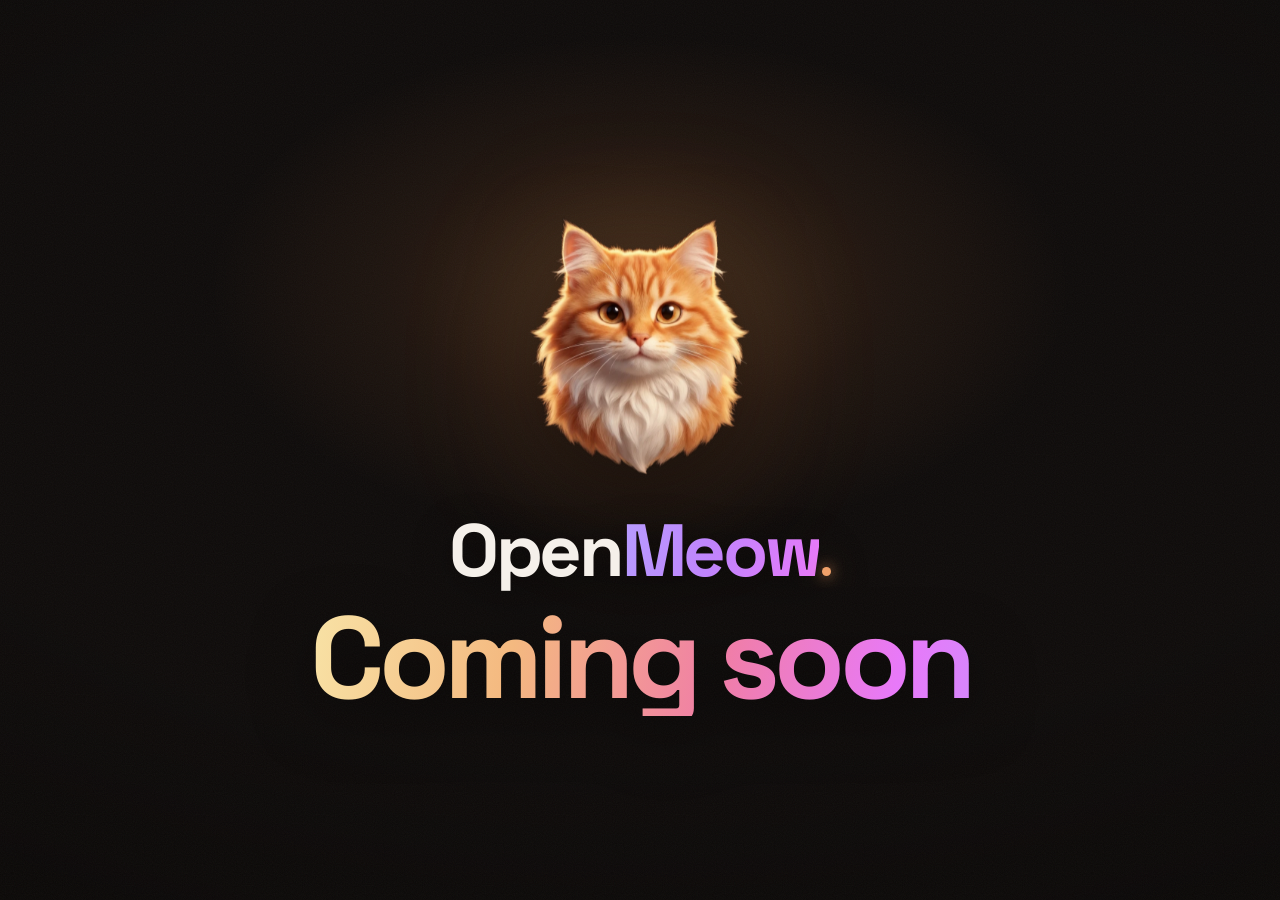
<file: index.html>
<!DOCTYPE html>
<html lang="en">
<head>
<meta charset="UTF-8" />
<meta name="viewport" content="width=device-width, initial-scale=1.0" />
<title>OpenMeow — See your agents work. Coming soon.</title>
<meta name="description" content="OpenMeow is the open visual monitoring layer for AI agents. Every process registers as a cat. Coming soon." />
<meta property="og:title" content="OpenMeow — Coming soon" />
<meta property="og:description" content="See your agents work. Every AI process registers as a cat." />
<meta property="og:image" content="https://openmeow.io/og.jpg" />
<meta property="og:image:width" content="1200" />
<meta property="og:image:height" content="630" />
<meta property="og:url" content="https://openmeow.io/" />
<meta name="twitter:card" content="summary_large_image" />
<meta name="twitter:image" content="https://openmeow.io/og.jpg" />
<meta name="theme-color" content="#0E0B0A" />
<link rel="icon" type="image/svg+xml" href="data:image/svg+xml;utf8,<svg xmlns='http://www.w3.org/2000/svg' viewBox='0 0 100 100'><circle cx='50' cy='54' r='30' fill='%23F0A16A'/><path d='M25 34 L30 12 L46 28 Z M75 34 L70 12 L54 28 Z' fill='%23F0A16A'/><circle cx='40' cy='52' r='4' fill='%231a1210'/><circle cx='60' cy='52' r='4' fill='%231a1210'/></svg>" />
<link rel="preconnect" href="https://fonts.googleapis.com" />
<link rel="preconnect" href="https://fonts.gstatic.com" crossorigin />
<link href="https://fonts.googleapis.com/css2?family=Space+Grotesk:wght@700&display=swap" rel="stylesheet" />
<style>
  :root {
    --bg: #0E0B0A;
    --text: #F5F0EA;
    --muted: #A5988C;
    --line: rgba(255,236,214,.14);
    --display: 'Space Grotesk', system-ui, -apple-system, sans-serif;
    --sans: -apple-system, system-ui, 'Segoe UI', sans-serif;
  }
  * { margin: 0; padding: 0; box-sizing: border-box; }
  html, body { height: 100%; overscroll-behavior: none; }
  body {
    background: var(--bg);
    color: var(--text);
    font-family: var(--sans);
    overflow-x: hidden;
    -webkit-font-smoothing: antialiased;
  }
  .glow {
    position: fixed; inset: 0; z-index: 0; pointer-events: none;
    background:
      radial-gradient(48% 40% at 50% 32%, rgba(255,168,92,.20) 0%, rgba(255,140,70,.07) 40%, transparent 70%),
      radial-gradient(120% 90% at 50% 40%, transparent 46%, rgba(4,3,2,.55) 100%);
  }
  .grain { position: fixed; inset: 0; z-index: 1; pointer-events: none; opacity: .05;
    background-image: url("data:image/svg+xml,%3Csvg xmlns='http://www.w3.org/2000/svg' width='120' height='120'%3E%3Cfilter id='n'%3E%3CfeTurbulence type='fractalNoise' baseFrequency='0.9' numOctaves='2'/%3E%3C/filter%3E%3Crect width='100%25' height='100%25' filter='url(%23n)'/%3E%3C/svg%3E"); }
  .wrap {
    position: relative; z-index: 2;
    min-height: 100svh;
    display: flex; flex-direction: column;
    align-items: center; justify-content: center;
    text-align: center; padding: 40px 22px 72px;
  }
  .cat {
    width: min(340px, 60vw);
    aspect-ratio: 1 / 1;
    object-fit: contain;
    will-change: transform;
    animation: float 7s ease-in-out infinite;
    filter: drop-shadow(0 26px 40px rgba(0,0,0,.5)) drop-shadow(0 0 60px rgba(255,150,80,.18));
    margin-bottom: 0;
  }
  @keyframes float { 0%,100% { transform: translateY(0); } 50% { transform: translateY(-12px); } }
  .wordmark {
    font-family: var(--display); font-weight: 700;
    font-size: clamp(28px, 6.4vw, 74px);
    letter-spacing: -0.045em; line-height: 1;
    margin-top: 2px; user-select: none;
    display: flex; align-items: baseline; justify-content: center;
    filter: drop-shadow(0 10px 20px rgba(0,0,0,.45));
  }
  .wordmark .open { color: var(--text); }
  .wordmark .meow {
    background: linear-gradient(100deg, #B79CFF 0%, #C084FC 46%, #E879F9 100%);
    -webkit-background-clip: text; background-clip: text;
    -webkit-text-fill-color: transparent; color: transparent;
  }
  .wordmark::after {
    content: ''; align-self: baseline;
    width: 0.12em; height: 0.12em; margin-left: 0.04em;
    border-radius: 50%;
    background: #F0A16A;
    box-shadow: 0 0 14px rgba(240,161,106,.85), 0 0 30px rgba(240,161,106,.4);
    animation: dotPulse 3.2s ease-in-out infinite;
  }
  @keyframes dotPulse { 0%,100% { opacity: .9; } 50% { opacity: .45; } }
  .coming {
    font-family: var(--display); font-weight: 700;
    font-size: clamp(40px, 10vw, 116px);
    letter-spacing: -0.05em; line-height: 0.98;
    white-space: nowrap; margin-top: 14px;
    background: linear-gradient(102deg, #F8E3A6 0%, #F4B980 26%, #F07EA6 52%, #E879F9 74%, #B79CFF 100%);
    background-size: 120% 100%;
    -webkit-background-clip: text; background-clip: text;
    -webkit-text-fill-color: transparent; color: transparent;
    animation: sheen 9s ease-in-out infinite;
    filter: drop-shadow(0 16px 30px rgba(0,0,0,.5));
  }
  @keyframes sheen { 0%,100% { background-position: 0% 0; } 50% { background-position: 100% 0; } }
  .notify {
    margin-top: 30px;
    display: flex; align-items: center; gap: 6px;
    width: min(430px, 92vw);
    padding: 6px 6px 6px 4px;
    border: 1px solid var(--line);
    border-radius: 999px;
    background: rgba(255,246,236,.04);
    backdrop-filter: blur(6px);
    transition: border-color .25s ease, box-shadow .25s ease;
  }
  .notify:focus-within { border-color: rgba(224,140,220,.5); box-shadow: 0 0 0 4px rgba(200,120,240,.10); }
  .notify input {
    flex: 1; min-width: 0;
    background: transparent; border: 0; outline: 0;
    color: var(--text); font-size: 16px; font-family: var(--sans);
    padding: 12px 16px;
  }
  .notify input::placeholder { color: var(--muted); }
  .notify button {
    flex: none; cursor: pointer; border: 0;
    font-family: var(--display); font-weight: 700; font-size: 15px;
    letter-spacing: -0.01em; color: #fff;
    padding: 12px 22px; border-radius: 999px;
    background: linear-gradient(135deg, #C084FC 0%, #9333EA 100%);
    box-shadow: 0 6px 18px rgba(147,51,234,.4);
    transition: transform .15s ease, box-shadow .2s ease, opacity .2s ease;
  }
  .notify button:hover { transform: translateY(-1px); box-shadow: 0 8px 22px rgba(147,51,234,.5); }
  .notify button:active { transform: translateY(0); }
  .notify button:disabled { opacity: .6; cursor: default; transform: none; }
  .status { min-height: 20px; margin-top: 14px; font-size: 14px; color: var(--muted); }
  .status.ok { color: #86EFAC; }
  .status.err { color: #FCA5A5; }
  @media (orientation: landscape) and (max-height: 560px) {
    .wrap { padding: 16px 22px 22px; }
    .cat { width: min(150px, 34vh); animation: none; margin-bottom: 2px; }
    .wordmark { font-size: clamp(24px, 3.8vw, 40px); }
    .coming { font-size: clamp(32px, 5.6vw, 56px); margin-top: 8px; }
    .notify { margin-top: 14px; }
  }
  @media (prefers-reduced-motion: reduce) {
    .cat, .coming, .wordmark::after { animation: none; }
  }
</style>
</head>
<body>
<div class="glow" aria-hidden="true"></div>
<div class="grain" aria-hidden="true"></div>

<main class="wrap">
  <img class="cat" src="cat.webp" width="360" height="360"
       alt="A fluffy ginger cat, the OpenMeow mascot, gazing calmly at you" />

  <h1 class="wordmark"><span class="open">Open</span><span class="meow">Meow</span></h1>

  <div class="coming">Coming&nbsp;soon</div>
</main>

<script>
(() => {
  const rm = matchMedia('(prefers-reduced-motion: reduce)').matches;
  const cat = document.querySelector('.cat');
  const glow = document.querySelector('.glow');
  if (!rm) {
    cat.style.animation = 'none';
    let tx = 0, ty = 0, x = 0, y = 0;
    const aim = (cx, cy) => { tx = (cx / innerWidth - .5) * 2; ty = (cy / innerHeight - .5) * 2; };
    addEventListener('pointermove', e => aim(e.clientX, e.clientY), { passive: true });
    addEventListener('touchmove', e => { const t = e.touches[0]; if (t) aim(t.clientX, t.clientY); }, { passive: true });
    (function loop(now) {
      x += (tx - x) * .05; y += (ty - y) * .05;
      const bob = Math.sin(now * 0.00095) * 10;
      cat.style.transform = `translate(${(-x*10).toFixed(2)}px, ${(-y*6 + bob).toFixed(2)}px)`;
      glow.style.transform = `translate(${(x*14).toFixed(2)}px, ${(y*10).toFixed(2)}px)`;
      requestAnimationFrame(loop);
    })(0);
  }
})();
</script>
</body>
</html>
</file>
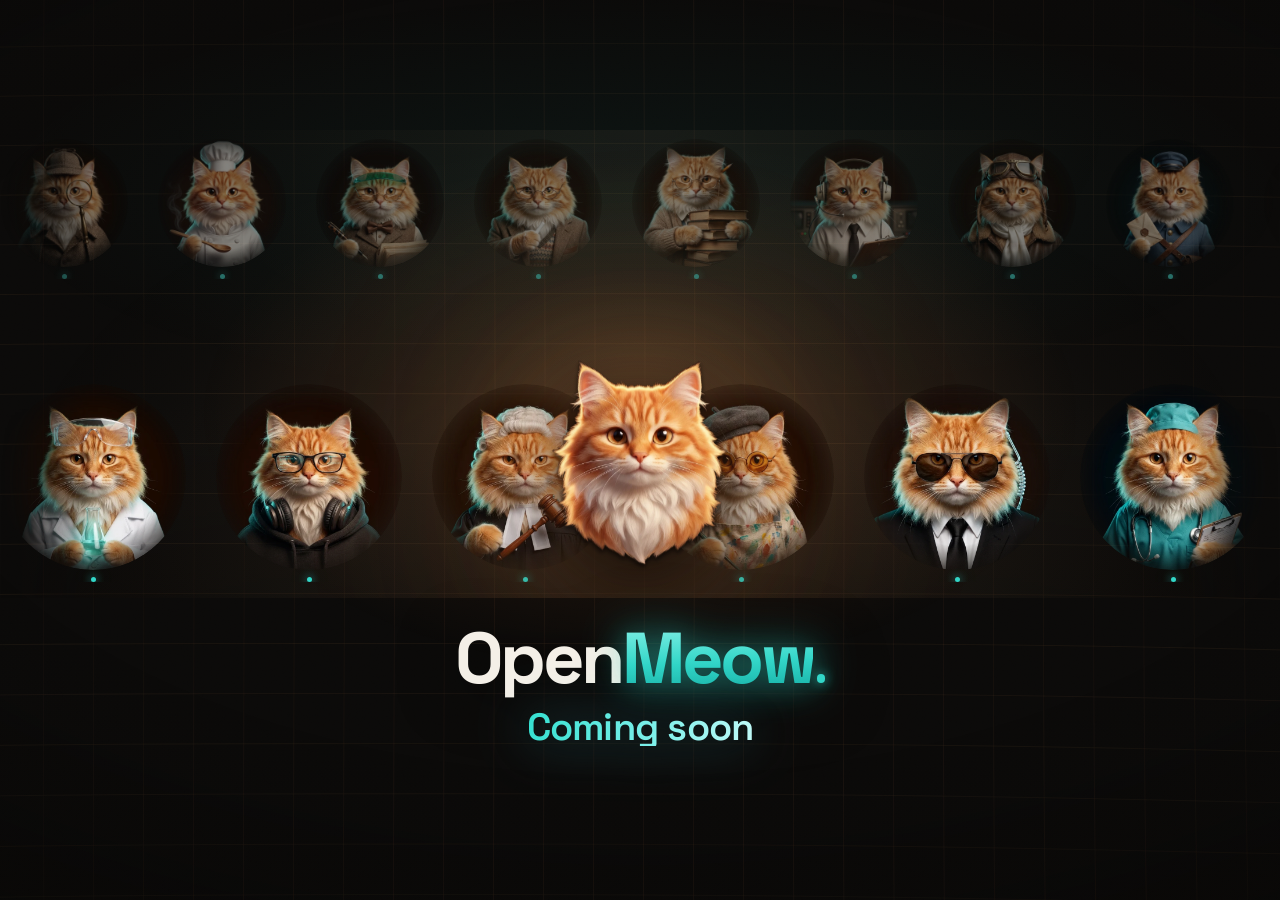
<file: preview.html>
<!DOCTYPE html>
<html lang="en">
<head>
<meta charset="UTF-8" />
<meta name="viewport" content="width=device-width, initial-scale=1.0" />
<title>OpenMeow — See your agents work. Coming soon.</title>
<meta name="description" content="OpenMeow is the open-source observability layer for AI agents. Every process registers as a cat. Coming soon." />
<meta property="og:title" content="OpenMeow — Coming soon" />
<meta property="og:description" content="See your agents work. The open-source observability layer for AI agents." />
<meta property="og:image" content="https://openmeow.io/og.jpg" />
<meta property="og:image:width" content="1200" />
<meta property="og:image:height" content="630" />
<meta property="og:url" content="https://openmeow.io/" />
<meta name="twitter:card" content="summary_large_image" />
<meta name="twitter:image" content="https://openmeow.io/og.jpg" />
<meta name="theme-color" content="#0B0A09" />
<link rel="icon" type="image/svg+xml" href="data:image/svg+xml;utf8,<svg xmlns='http://www.w3.org/2000/svg' viewBox='0 0 100 100'><circle cx='50' cy='55' r='30' fill='%23F2B366'/><path d='M24 34 L30 11 L47 29 Z M76 34 L70 11 L53 29 Z' fill='%23F2B366'/><circle cx='40' cy='53' r='4' fill='%23140F0A'/><circle cx='60' cy='53' r='4' fill='%23140F0A'/></svg>" />
<link rel="preconnect" href="https://fonts.googleapis.com" />
<link rel="preconnect" href="https://fonts.gstatic.com" crossorigin />
<link href="https://fonts.googleapis.com/css2?family=Space+Grotesk:wght@500;600;700&display=swap" rel="stylesheet" />
<link rel="preload" as="image" href="cat.webp" />
<style>
  :root {
    --bg: #0B0A09;
    --ink: #F4EFE7;
    --muted: #9A8F82;
    --faint: #6A6157;
    --gold: #F2B366;
    --gold-hi: #FFD9A0;
    --teal-hi: #86F1E7;
    --teal: #33D6C8;
    --teal-lo: #15AEA4;
    --hair: rgba(255,232,205,.10);
    --display: 'Space Grotesk', system-ui, -apple-system, sans-serif;
    --sans: -apple-system, BlinkMacSystemFont, 'SF Pro Text', system-ui, sans-serif;
    --mono: ui-monospace, 'SF Mono', 'JetBrains Mono', Menlo, monospace;
    --ease: cubic-bezier(.22,1,.36,1);
    --ease-out: cubic-bezier(.16,1,.3,1);
  }
  * { margin: 0; padding: 0; box-sizing: border-box; }
  ::selection { background: rgba(51,214,200,.30); color: #EAFFFB; }
  html, body { height: 100%; overscroll-behavior: none; }
  body {
    background: var(--bg);
    color: var(--ink);
    font-family: var(--sans);
    overflow-x: hidden;
    -webkit-font-smoothing: antialiased;
    text-rendering: optimizeLegibility;
  }
  #flow { position: fixed; inset: 0; width: 100%; height: 100%; z-index: 0; display: block; }
  .glow {
    position: fixed; inset: 0; z-index: 1; pointer-events: none;
    background:
      radial-gradient(48% 40% at 50% 46%, rgba(255,176,100,.20) 0%, rgba(255,140,68,.06) 42%, transparent 72%),
      radial-gradient(80% 36% at 50% 22%, rgba(51,214,200,.06) 0%, transparent 64%),
      radial-gradient(130% 100% at 50% 42%, transparent 44%, rgba(3,2,1,.62) 100%);
  }
  .grain {
    position: fixed; inset: 0; z-index: 2; pointer-events: none; opacity: .045; mix-blend-mode: overlay;
    background-image: url("data:image/svg+xml,%3Csvg xmlns='http://www.w3.org/2000/svg' width='140' height='140'%3E%3Cfilter id='n'%3E%3CfeTurbulence type='fractalNoise' baseFrequency='0.85' numOctaves='2'/%3E%3C/filter%3E%3Crect width='100%25' height='100%25' filter='url(%23n)'/%3E%3C/svg%3E");
  }
  .wrap {
    position: relative; z-index: 3;
    min-height: 100svh;
    display: flex; flex-direction: column;
    align-items: center; justify-content: center;
    text-align: center; padding: 20px 0 44px;
    overflow: hidden;
  }
  .reveal { opacity: 0; animation: rise .9s var(--ease-out) both; }
  @keyframes rise { from { opacity: 0; transform: translateY(18px); } to { opacity: 1; transform: translateY(0); } }
  .parade {
    position: relative;
    width: 100vw;
    height: clamp(320px, 52svh, 560px);
    flex: none;
    -webkit-mask-image: linear-gradient(90deg, transparent 0, #000 7%, #000 93%, transparent 100%);
    mask-image: linear-gradient(90deg, transparent 0, #000 7%, #000 93%, transparent 100%);
  }
  .parade::before {
    content: ''; position: absolute; inset: -22% -4%; z-index: 0; pointer-events: none;
    background:
      radial-gradient(56% 68% at 50% 72%, rgba(218,180,134,.13) 0%, rgba(218,180,134,.05) 46%, rgba(218,180,134,.015) 66%, transparent 82%),
      radial-gradient(48% 52% at 50% 14%, rgba(218,180,134,.06) 0%, transparent 72%),
      linear-gradient(180deg, transparent 56%, rgba(8,5,3,.22) 82%, rgba(8,5,3,.34) 100%);
  }
  .row { position: absolute; left: 0; right: 0; overflow: hidden; }
  .row-far { top: 2%; z-index: 1; --tw: clamp(74px, 12.5vw, 128px); opacity: .62; filter: saturate(.85) brightness(.82) blur(.4px); }
  .row-near { bottom: 3.5%; z-index: 2; --tw: clamp(112px, 19vw, 186px); }
  .track {
    display: flex; align-items: flex-start; gap: clamp(14px, 2.6vw, 30px);
    width: max-content;
    animation: var(--slide) linear infinite;
    will-change: transform;
  }
  .row-near .track { --slide: slideL 136s; }
  .row-far .track { --slide: slideR 188s; }
  .row:hover .track { animation-play-state: paused; }
  @keyframes slideL { from { transform: translateX(0); } to { transform: translateX(-50%); } }
  @keyframes slideR { from { transform: translateX(-50%); } to { transform: translateX(0); } }
  .tile {
    width: var(--tw); flex: none;
    display: flex; flex-direction: column; align-items: center; gap: 7px;
    opacity: 0;
    animation: fadein 1s var(--ease-out) both;
  }
  .row-near .tile { animation-delay: .5s; }
  .row-far .tile { animation-delay: .72s; }
  @keyframes fadein { from { opacity: 0; } to { opacity: 1; } }
  .tile img {
    width: 100%; height: auto; aspect-ratio: 1 / 1; border-radius: 50%;
    object-fit: cover;
    -webkit-mask-image: radial-gradient(circle, #000 52%, transparent 78%);
    mask-image: radial-gradient(circle, #000 52%, transparent 78%);
    filter:
      drop-shadow(0 10px 22px rgba(0,0,0,.5))
      drop-shadow(0 0 34px rgba(222,176,120,.13))
      drop-shadow(0 0 18px rgba(51,214,200,.07));
  }
  .tile .led {
    width: 5px; height: 5px; border-radius: 50%;
    background: var(--teal);
    box-shadow: 0 0 9px rgba(51,214,200,.95), 0 0 20px rgba(51,214,200,.4);
    animation: beat 2.2s var(--ease) infinite;
  }
  .tile:nth-child(odd) .led { animation-delay: -1.1s; }
  .tile:nth-child(3n) .led { animation-delay: -.6s; }
  @keyframes beat { 0%,100% { opacity: 1; transform: scale(1);} 50% { opacity: .3; transform: scale(.68);} }
  .led.burst {
    background: var(--gold) !important;
    box-shadow: 0 0 10px rgba(242,179,102,.95), 0 0 22px rgba(242,179,102,.5) !important;
  }
  .fly {
    position: fixed; left: 0; top: 0; width: 7px; height: 7px; border-radius: 50%;
    background: #A5F6EE;
    box-shadow: 0 0 10px rgba(134,241,231,.9), 0 0 22px rgba(51,214,200,.5);
    z-index: 4; pointer-events: none;
  }
  .heropulse {
    position: absolute; inset: -14%; z-index: 0; border-radius: 50%;
    background: radial-gradient(circle, rgba(255,190,120,.34) 0%, transparent 62%);
    opacity: 0; pointer-events: none;
  }
  .cat-wrap {
    position: absolute; z-index: 5;
    left: 50%; bottom: 0;
    width: clamp(190px, 30svh, 300px);
    line-height: 0;
    opacity: 0;
    animation: riseC .9s var(--ease-out) .06s both;
  }
  @keyframes riseC {
    from { opacity: 0; transform: translate(-50%, 6%); }
    to   { opacity: 1; transform: translate(-50%, 0); }
  }
  .cat {
    position: relative; z-index: 1;
    width: 100%; height: auto;
    aspect-ratio: 1 / 1;
    object-fit: contain;
    will-change: transform;
    filter:
      drop-shadow(0 3px 2px rgba(0,0,0,.6))
      drop-shadow(0 20px 30px rgba(0,0,0,.55))
      drop-shadow(0 48px 74px rgba(0,0,0,.5))
      drop-shadow(0 0 54px rgba(255,150,80,.24))
      drop-shadow(0 0 110px rgba(255,140,70,.17));
  }
  .wordmark {
    font-family: var(--display); font-weight: 700;
    font-size: clamp(33px, 6.4vw, 72px);
    letter-spacing: -0.05em; line-height: 1;
    margin-top: clamp(14px, 2.6vh, 30px);
    user-select: none;
    display: flex; align-items: baseline; justify-content: center;
    filter: drop-shadow(0 8px 28px rgba(0,0,0,.55));
    animation-delay: .3s;
  }
  .wordmark .open { color: var(--ink); }
  .wordmark .meow {
    background: linear-gradient(178deg, var(--teal-hi) 0%, var(--teal) 55%, var(--teal-lo) 100%);
    -webkit-background-clip: text; background-clip: text;
    -webkit-text-fill-color: transparent; color: transparent;
    filter: drop-shadow(0 0 22px rgba(51,214,200,.5)) drop-shadow(0 3px 12px rgba(51,214,200,.28));
  }
  .wordmark .dotp {
    align-self: baseline; margin-left: 0.05em;
    width: 0.115em; height: 0.115em; border-radius: 50%;
    background: var(--teal);
    box-shadow: 0 0 12px rgba(51,214,200,.9), 0 0 26px rgba(51,214,200,.45);
    animation: pulse 3s var(--ease) infinite;
  }
  @keyframes pulse { 0%,100% { opacity: 1; transform: scale(1); } 50% { opacity: .5; transform: scale(.9); } }
  .coming {
    margin-top: clamp(8px, 1.6vh, 20px);
    font-family: var(--display); font-weight: 600;
    font-size: clamp(20px, 3.4vw, 38px);
    letter-spacing: -0.02em; line-height: 1;
    background: linear-gradient(100deg, #34E0D0 0%, #7DF0EA 22%, #EAFEFF 50%, #93E0FF 74%, #46B4F2 100%);
    background-size: 260% 100%;
    -webkit-background-clip: text; background-clip: text;
    -webkit-text-fill-color: transparent; color: transparent;
    filter: drop-shadow(0 4px 18px rgba(0,0,0,.4)) drop-shadow(0 0 26px rgba(79,208,232,.42));
    animation: rise .9s var(--ease-out) both, sheen 7s var(--ease) 1.4s infinite;
    animation-delay: .45s, 0s;
  }
  @keyframes sheen { 0% { background-position: 130% 0; } 55%,100% { background-position: -30% 0; } }
  @media (orientation: landscape) and (max-height: 560px) {
    .wrap { padding: 10px 0 22px; }
    .parade { height: clamp(240px, 58svh, 340px); }
    .wordmark { font-size: clamp(24px, 4vw, 38px); margin-top: 8px; }
    .coming { margin-top: 6px; font-size: clamp(17px, 2.6vw, 26px); }
  }
  @media (prefers-reduced-motion: reduce) {
    .reveal, .coming, .tile { animation: none !important; opacity: 1 !important; transform: none !important; }
    .cat-wrap { animation: none !important; opacity: 1 !important; transform: translate(-50%, 0) !important; }
    .track { animation: none !important; }
    .tile .led, .wordmark .dotp { animation: none; }
    .coming { background-position: 50% 0; }
  }
</style>
</head>
<body>
<canvas id="flow" aria-hidden="true"></canvas>
<div class="glow" aria-hidden="true"></div>
<div class="grain" aria-hidden="true"></div>
<main class="wrap">
  <div class="parade" role="img" aria-label="A ginger cat orchestrator in front of a flowing panel of its AI agent team — the same cat dressed for thirty different jobs, from scientist and developer to judge, firefighter, magician, and fortune teller">
    <div class="row row-far" aria-hidden="true">
      <div class="track">
        <div class="tile"><img src="b-detective.webp" alt="" width="640" height="640" loading="eager" /><span class="led"></span></div>
        <div class="tile"><img src="c-chef.webp" alt="" width="640" height="640" loading="eager" /><span class="led"></span></div>
        <div class="tile"><img src="b-scribe.webp" alt="" width="640" height="640" loading="eager" /><span class="led"></span></div>
        <div class="tile"><img src="c-professor.webp" alt="" width="640" height="640" loading="eager" /><span class="led"></span></div>
        <div class="tile"><img src="c-librarian.webp" alt="" width="640" height="640" loading="eager" /><span class="led"></span></div>
        <div class="tile"><img src="b-ops.webp" alt="" width="640" height="640" loading="eager" /><span class="led"></span></div>
        <div class="tile"><img src="c-aviator.webp" alt="" width="640" height="640" loading="eager" /><span class="led"></span></div>
        <div class="tile"><img src="d-mailcat.webp" alt="" width="640" height="640" loading="eager" /><span class="led"></span></div>
        <div class="tile"><img src="d-photographer.webp" alt="" width="640" height="640" loading="eager" /><span class="led"></span></div>
        <div class="tile"><img src="d-miner.webp" alt="" width="640" height="640" loading="eager" /><span class="led"></span></div>
        <div class="tile"><img src="d-fortune.webp" alt="" width="640" height="640" loading="eager" /><span class="led"></span></div>
        <div class="tile"><img src="e-beekeeper.webp" alt="" width="640" height="640" loading="eager" /><span class="led"></span></div>
        <div class="tile"><img src="e-lifeguard.webp" alt="" width="640" height="640" loading="eager" /><span class="led"></span></div>
        <div class="tile"><img src="e-gardener.webp" alt="" width="640" height="640" loading="eager" /><span class="led"></span></div>
        <div class="tile"><img src="e-archaeologist.webp" alt="" width="640" height="640" loading="eager" /><span class="led"></span></div>
        <div class="tile"><img src="b-detective.webp" alt="" width="640" height="640" loading="eager" /><span class="led"></span></div>
        <div class="tile"><img src="c-chef.webp" alt="" width="640" height="640" loading="eager" /><span class="led"></span></div>
        <div class="tile"><img src="b-scribe.webp" alt="" width="640" height="640" loading="eager" /><span class="led"></span></div>
        <div class="tile"><img src="c-professor.webp" alt="" width="640" height="640" loading="eager" /><span class="led"></span></div>
        <div class="tile"><img src="c-librarian.webp" alt="" width="640" height="640" loading="eager" /><span class="led"></span></div>
        <div class="tile"><img src="b-ops.webp" alt="" width="640" height="640" loading="eager" /><span class="led"></span></div>
        <div class="tile"><img src="c-aviator.webp" alt="" width="640" height="640" loading="eager" /><span class="led"></span></div>
        <div class="tile"><img src="d-mailcat.webp" alt="" width="640" height="640" loading="eager" /><span class="led"></span></div>
        <div class="tile"><img src="d-photographer.webp" alt="" width="640" height="640" loading="eager" /><span class="led"></span></div>
        <div class="tile"><img src="d-miner.webp" alt="" width="640" height="640" loading="eager" /><span class="led"></span></div>
        <div class="tile"><img src="d-fortune.webp" alt="" width="640" height="640" loading="eager" /><span class="led"></span></div>
        <div class="tile"><img src="e-beekeeper.webp" alt="" width="640" height="640" loading="eager" /><span class="led"></span></div>
        <div class="tile"><img src="e-lifeguard.webp" alt="" width="640" height="640" loading="eager" /><span class="led"></span></div>
        <div class="tile"><img src="e-gardener.webp" alt="" width="640" height="640" loading="eager" /><span class="led"></span></div>
        <div class="tile"><img src="e-archaeologist.webp" alt="" width="640" height="640" loading="eager" /><span class="led"></span></div>
      </div>
    </div>
    <div class="row row-near" aria-hidden="true">
      <div class="track">
        <div class="tile"><img src="b-scientist.webp" alt="" width="640" height="640" loading="eager" /><span class="led"></span></div>
        <div class="tile"><img src="b-dev.webp" alt="" width="640" height="640" loading="eager" /><span class="led"></span></div>
        <div class="tile"><img src="c-judge.webp" alt="" width="640" height="640" loading="eager" /><span class="led"></span></div>
        <div class="tile"><img src="b-artist.webp" alt="" width="640" height="640" loading="eager" /><span class="led"></span></div>
        <div class="tile"><img src="c-guard.webp" alt="" width="640" height="640" loading="eager" /><span class="led"></span></div>
        <div class="tile"><img src="c-doctor.webp" alt="" width="640" height="640" loading="eager" /><span class="led"></span></div>
        <div class="tile"><img src="c-toolsmith.webp" alt="" width="640" height="640" loading="eager" /><span class="led"></span></div>
        <div class="tile"><img src="d-firefighter.webp" alt="" width="640" height="640" loading="eager" /><span class="led"></span></div>
        <div class="tile"><img src="d-referee.webp" alt="" width="640" height="640" loading="eager" /><span class="led"></span></div>
        <div class="tile"><img src="d-magician.webp" alt="" width="640" height="640" loading="eager" /><span class="led"></span></div>
        <div class="tile"><img src="d-banker.webp" alt="" width="640" height="640" loading="eager" /><span class="led"></span></div>
        <div class="tile"><img src="e-conductor.webp" alt="" width="640" height="640" loading="eager" /><span class="led"></span></div>
        <div class="tile"><img src="e-butler.webp" alt="" width="640" height="640" loading="eager" /><span class="led"></span></div>
        <div class="tile"><img src="e-operator.webp" alt="" width="640" height="640" loading="eager" /><span class="led"></span></div>
        <div class="tile"><img src="e-janitor.webp" alt="" width="640" height="640" loading="eager" /><span class="led"></span></div>
        <div class="tile"><img src="b-scientist.webp" alt="" width="640" height="640" loading="eager" /><span class="led"></span></div>
        <div class="tile"><img src="b-dev.webp" alt="" width="640" height="640" loading="eager" /><span class="led"></span></div>
        <div class="tile"><img src="c-judge.webp" alt="" width="640" height="640" loading="eager" /><span class="led"></span></div>
        <div class="tile"><img src="b-artist.webp" alt="" width="640" height="640" loading="eager" /><span class="led"></span></div>
        <div class="tile"><img src="c-guard.webp" alt="" width="640" height="640" loading="eager" /><span class="led"></span></div>
        <div class="tile"><img src="c-doctor.webp" alt="" width="640" height="640" loading="eager" /><span class="led"></span></div>
        <div class="tile"><img src="c-toolsmith.webp" alt="" width="640" height="640" loading="eager" /><span class="led"></span></div>
        <div class="tile"><img src="d-firefighter.webp" alt="" width="640" height="640" loading="eager" /><span class="led"></span></div>
        <div class="tile"><img src="d-referee.webp" alt="" width="640" height="640" loading="eager" /><span class="led"></span></div>
        <div class="tile"><img src="d-magician.webp" alt="" width="640" height="640" loading="eager" /><span class="led"></span></div>
        <div class="tile"><img src="d-banker.webp" alt="" width="640" height="640" loading="eager" /><span class="led"></span></div>
        <div class="tile"><img src="e-conductor.webp" alt="" width="640" height="640" loading="eager" /><span class="led"></span></div>
        <div class="tile"><img src="e-butler.webp" alt="" width="640" height="640" loading="eager" /><span class="led"></span></div>
        <div class="tile"><img src="e-operator.webp" alt="" width="640" height="640" loading="eager" /><span class="led"></span></div>
        <div class="tile"><img src="e-janitor.webp" alt="" width="640" height="640" loading="eager" /><span class="led"></span></div>
      </div>
    </div>
    <span class="cat-wrap">
      <span class="heropulse" aria-hidden="true"></span>
      <img class="cat" src="cat.webp" width="316" height="316"
           alt="A fluffy ginger cat, the OpenMeow orchestrator, gazing calmly at you" />
    </span>
  </div>
  <h1 class="wordmark reveal"><span class="open">Open</span><span class="meow">Meow</span><span class="dotp" aria-hidden="true"></span></h1>
  <div class="coming">Coming&nbsp;soon</div>
</main>
<script>
(() => {
  const canvas = document.getElementById('flow');
  const ctx = canvas.getContext('2d');
  const reduceMotion = matchMedia('(prefers-reduced-motion: reduce)').matches;
  let W, H, DPR, cols, rows, pts;
  const GAP = 50;
  const mouse = { x: -9999, y: -9999, px: -9999, py: -9999, speed: 0, on: false, w: 0 };
  let idle = false;
  function resize() {
    DPR = Math.min(devicePixelRatio || 1, 2);
    W = innerWidth; H = innerHeight;
    canvas.width = W * DPR; canvas.height = H * DPR;
    ctx.setTransform(DPR, 0, 0, DPR, 0, 0);
    cols = Math.ceil(W / GAP) + 3;
    rows = Math.ceil(H / GAP) + 3;
    pts = [];
    for (let j = 0; j < rows; j++)
      for (let i = 0; i < cols; i++)
        pts.push({ ox: (i - 1) * GAP, oy: (j - 1) * GAP, x: 0, y: 0 });
  }
  resize();
  addEventListener('resize', () => { resize(); wake(); if (reduceMotion) requestAnimationFrame(step); });
  function wake() { if (idle) { idle = false; requestAnimationFrame(step); } }
  function track(x, y) {
    mouse.px = mouse.x; mouse.py = mouse.y;
    mouse.x = x; mouse.y = y;
    mouse.speed = mouse.px < -999 ? 0 : Math.min(60, Math.hypot(x - mouse.px, y - mouse.py));
    mouse.on = true; wake();
  }
  addEventListener('pointermove', e => track(e.clientX, e.clientY), { passive: true });
  addEventListener('touchmove', e => { const t = e.touches[0]; if (t) track(t.clientX, t.clientY); }, { passive: true });
  document.documentElement.addEventListener('pointerleave', () => { mouse.on = false; });
  function flowAngle(x, y, t) {
    return Math.sin(x * 0.0015 + t * 0.00020) * 1.6
         + Math.cos(y * 0.0020 - t * 0.00016) * 1.3
         + Math.sin((x + y) * 0.0009 + t * 0.00010) * 1.0;
  }
  const RADIUS = 208, RADIUS2 = RADIUS * RADIUS;
  function step(t) {
    const amp = reduceMotion ? 0 : 6.5;
    mouse.w += ((mouse.on ? 1 : 0) - mouse.w) * 0.09;
    for (const p of pts) {
      const a = flowAngle(p.ox, p.oy, t);
      let dx = Math.cos(a) * amp;
      let dy = Math.sin(a * 1.3) * amp;
      const mx = p.ox - mouse.x, my = p.oy - mouse.y;
      const d2 = mx * mx + my * my;
      if (d2 < RADIUS2) {
        const d = Math.sqrt(d2) || 1;
        const f = (1 - d / RADIUS);
        const push = f * f * (22 + mouse.speed * 0.85) * mouse.w;
        dx += (mx / d) * push; dy += (my / d) * push;
      }
      p.x = p.ox + dx; p.y = p.oy + dy;
    }
    ctx.clearRect(0, 0, W, H);
    for (let j = 0; j < rows; j++) {
      ctx.beginPath();
      for (let i = 0; i < cols; i++) { const p = pts[j * cols + i]; i === 0 ? ctx.moveTo(p.x, p.y) : ctx.lineTo(p.x, p.y); }
      const g = j / rows;
      ctx.strokeStyle = `rgba(240,182,112,${0.028 + 0.03 * Math.sin(g * Math.PI)})`;
      ctx.lineWidth = 1; ctx.stroke();
    }
    for (let i = 0; i < cols; i++) {
      ctx.beginPath();
      for (let j = 0; j < rows; j++) { const p = pts[j * cols + i]; j === 0 ? ctx.moveTo(p.x, p.y) : ctx.lineTo(p.x, p.y); }
      const g = i / cols;
      ctx.strokeStyle = `rgba(226,142,92,${0.026 + 0.03 * Math.sin(g * Math.PI)})`;
      ctx.lineWidth = 1; ctx.stroke();
    }
    if (mouse.w > 0.01) {
      for (const p of pts) {
        const mx = p.ox - mouse.x, my = p.oy - mouse.y;
        const d2 = mx * mx + my * my;
        if (d2 < RADIUS2 * 0.6) {
          const f = 1 - Math.sqrt(d2) / (RADIUS * 0.78);
          ctx.fillStyle = `rgba(255,205,130,${f * 0.5 * mouse.w})`;
          ctx.beginPath(); ctx.arc(p.x, p.y, 1 + f * 1.5, 0, 7); ctx.fill();
        }
      }
      const g = ctx.createRadialGradient(mouse.x, mouse.y, 0, mouse.x, mouse.y, RADIUS);
      g.addColorStop(0, `rgba(255,172,92,${.055 * mouse.w})`);
      g.addColorStop(1, 'rgba(255,172,92,0)');
      ctx.fillStyle = g;
      ctx.fillRect(mouse.x - RADIUS, mouse.y - RADIUS, RADIUS * 2, RADIUS * 2);
    }
    mouse.speed *= 0.92;
    if (reduceMotion && mouse.w < 0.01) { idle = true; } else { requestAnimationFrame(step); }
  }
  requestAnimationFrame(step);
})();
(() => {
  const rm = matchMedia('(prefers-reduced-motion: reduce)').matches;
  if (rm) return;
  const cat = document.querySelector('.cat');
  const glow = document.querySelector('.glow');
  const near = document.querySelector('.row-near');
  const far = document.querySelector('.row-far');
  let tx = 0, ty = 0, x = 0, y = 0;
  const aim = (cx, cy) => { tx = (cx / innerWidth - .5) * 2; ty = (cy / innerHeight - .5) * 2; };
  addEventListener('pointermove', e => aim(e.clientX, e.clientY), { passive: true });
  addEventListener('touchmove', e => { const t = e.touches[0]; if (t) aim(t.clientX, t.clientY); }, { passive: true });
  (function loop(now) {
    x += (tx - x) * .045; y += (ty - y) * .045;
    const bob = Math.sin(now * 0.00088) * 6;
    cat.style.transform = `translate(${(-x * 8).toFixed(2)}px, ${(-y * 5 + bob).toFixed(2)}px)`;
    glow.style.transform = `translate(${(x * 13).toFixed(2)}px, ${(y * 9).toFixed(2)}px)`;
    near.style.transform = `translate(${(x * 7).toFixed(2)}px, ${(y * 4).toFixed(2)}px)`;
    far.style.transform = `translate(${(x * 15).toFixed(2)}px, ${(y * 8).toFixed(2)}px)`;
    requestAnimationFrame(loop);
  })(0);
})();
(() => {
  const rm = matchMedia('(prefers-reduced-motion: reduce)').matches;
  if (rm) return;
  const hero = document.querySelector('.cat-wrap');
  const pulse = document.querySelector('.heropulse');
  const leds = [...document.querySelectorAll('.tile .led')];
  const visTiles = () => [...document.querySelectorAll('.tile img')].filter(el => {
    const r = el.getBoundingClientRect();
    return r.width > 0 && r.right > 40 && r.left < innerWidth - 40;
  });
  const quad = (p0, p1, p2, t) => {
    const u = 1 - t;
    return { x: u*u*p0.x + 2*u*t*p1.x + t*t*p2.x, y: u*u*p0.y + 2*u*t*p1.y + t*t*p2.y };
  };
  function firePacket() {
    if (document.hidden) return;
    const tiles = visTiles();
    if (!tiles.length) return;
    const el = tiles[(Math.random() * tiles.length) | 0];
    const a = el.getBoundingClientRect();
    const hb = hero.getBoundingClientRect();
    const p0 = { x: a.left + a.width / 2, y: a.top + a.height / 2 };
    const p2 = { x: hb.left + hb.width / 2, y: hb.top + hb.height * 0.42 };
    const p1 = { x: (p0.x + p2.x) / 2, y: Math.min(p0.y, p2.y) - 60 - Math.random() * 60 };
    const d = document.createElement('span');
    d.className = 'fly';
    document.body.appendChild(d);
    const N = 26, frames = [];
    for (let i = 0; i <= N; i++) {
      const q = quad(p0, p1, p2, i / N);
      frames.push({ transform: `translate(${(q.x - 3.5).toFixed(1)}px, ${(q.y - 3.5).toFixed(1)}px)`,
                    opacity: i < 2 ? 0.15 : (i > N - 3 ? 0.3 : 0.95) });
    }
    const anim = d.animate(frames, { duration: 980 + Math.random() * 380, easing: 'ease-in' });
    anim.onfinish = () => {
      d.remove();
      pulse.animate([{ opacity: 0 }, { opacity: 1 }, { opacity: 0 }], { duration: 640, easing: 'ease-out' });
    };
  }
  function blip() {
    if (document.hidden) return;
    const led = leds[(Math.random() * leds.length) | 0];
    led.classList.add('burst');
    setTimeout(() => led.classList.remove('burst'), 650);
  }
  setTimeout(firePacket, 1900);
  setInterval(firePacket, 3100);
  setInterval(blip, 1600);
})();
</script>
</body>
</html>
</file>
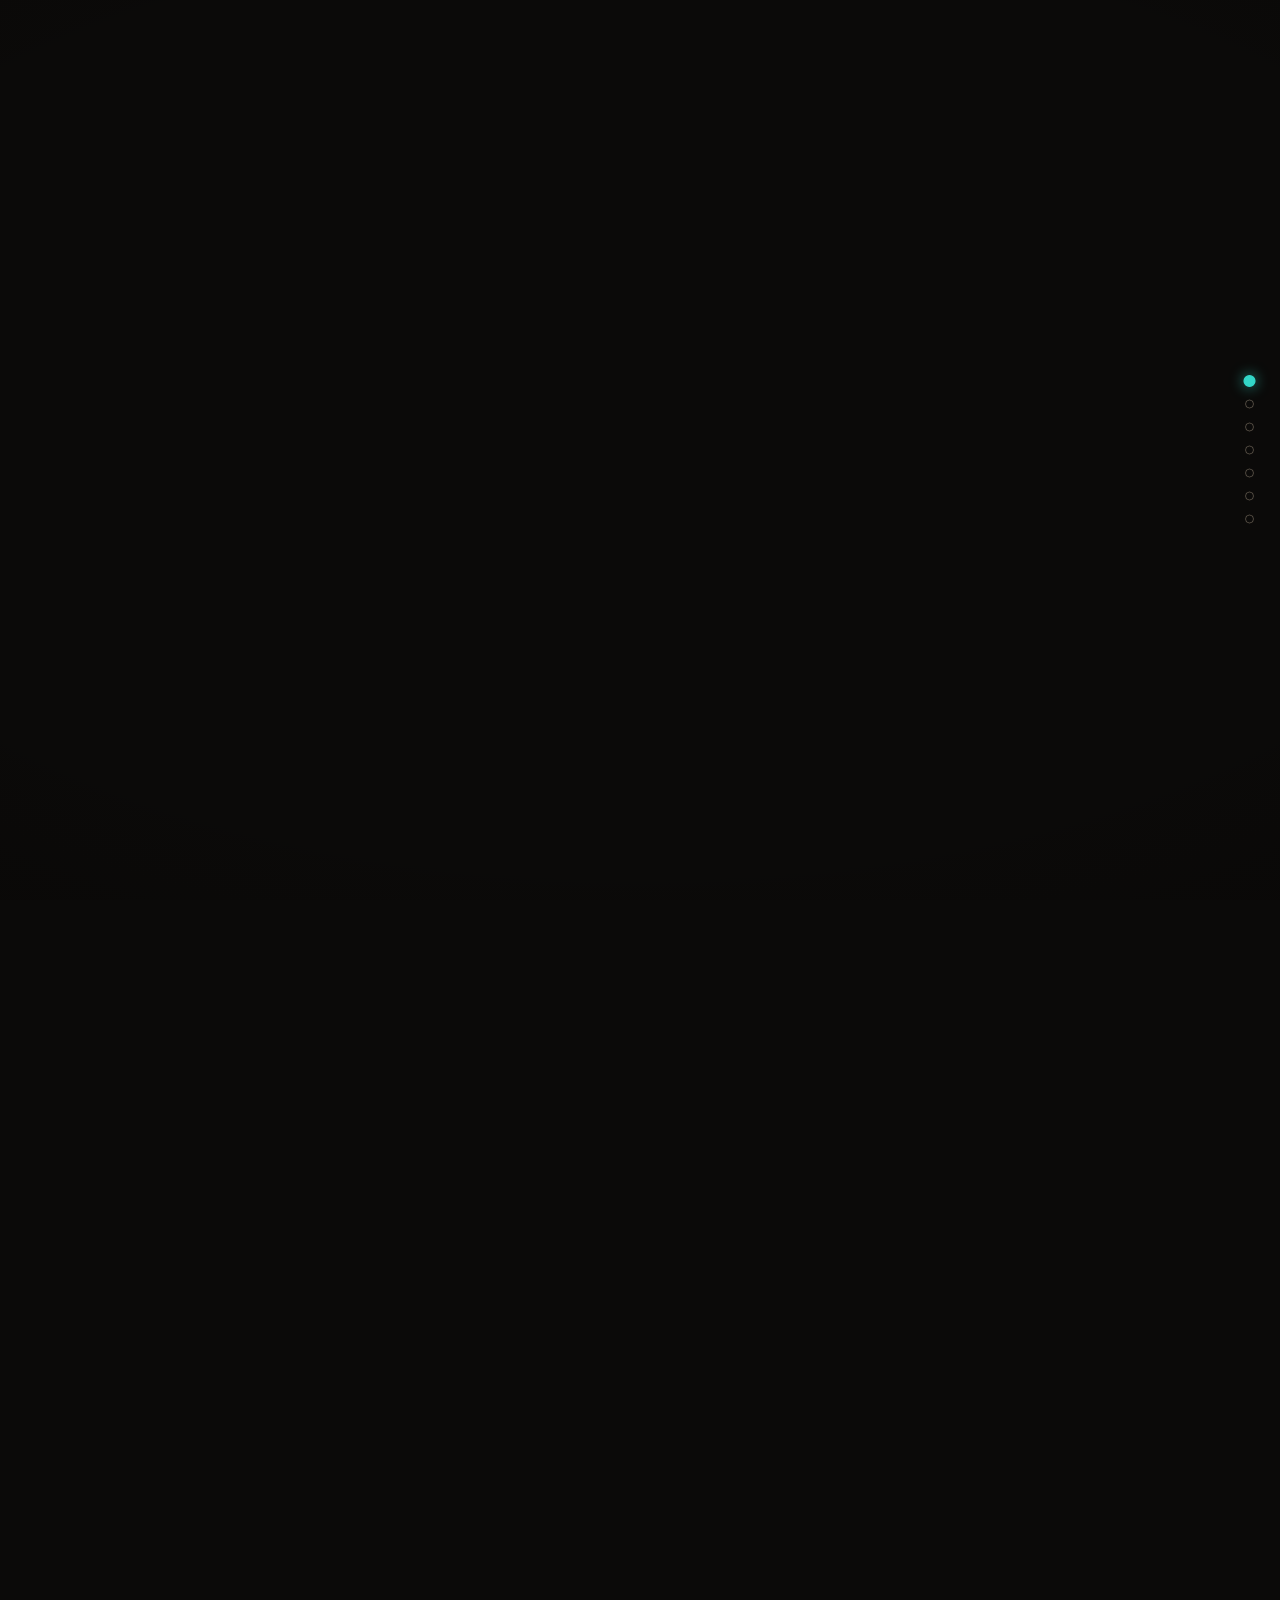
<file: scroll.html>
<!DOCTYPE html>
<html lang="en">
<head>
<meta charset="UTF-8" />
<meta name="viewport" content="width=device-width, initial-scale=1.0" />
<title>OpenMeow — The Founder's Tower</title>
<meta name="description" content="Scroll through the Founder's Tower — six floors of agents at work. OpenMeow, the open-source observability layer for AI agents." />
<meta name="theme-color" content="#0B0A09" />
<link rel="icon" type="image/svg+xml" href="data:image/svg+xml;utf8,<svg xmlns='http://www.w3.org/2000/svg' viewBox='0 0 100 100'><circle cx='50' cy='55' r='30' fill='%23F2B366'/><path d='M24 34 L30 11 L47 29 Z M76 34 L70 11 L53 29 Z' fill='%23F2B366'/><circle cx='40' cy='53' r='4' fill='%23140F0A'/><circle cx='60' cy='53' r='4' fill='%23140F0A'/></svg>" />
<link rel="preconnect" href="https://fonts.googleapis.com" />
<link rel="preconnect" href="https://fonts.gstatic.com" crossorigin />
<link href="https://fonts.googleapis.com/css2?family=Space+Grotesk:wght@500;600;700&display=swap" rel="stylesheet" />
<style>
  :root {
    --bg: #0B0A09; --ink: #F4EFE7; --muted: #9A8F82; --faint: #6A6157;
    --gold: #F2B366; --gold-hi: #FFD9A0;
    --teal-hi: #86F1E7; --teal: #33D6C8; --teal-lo: #15AEA4;
    --display: 'Space Grotesk', system-ui, sans-serif;
    --sans: -apple-system, BlinkMacSystemFont, 'SF Pro Text', system-ui, sans-serif;
    --mono: ui-monospace, 'SF Mono', Menlo, monospace;
    --ease: cubic-bezier(.22,1,.36,1);
  }
  * { margin: 0; padding: 0; box-sizing: border-box; }
  ::selection { background: rgba(51,214,200,.30); color: #EAFFFB; }
  html { scroll-behavior: auto; }
  body { background: var(--bg); color: var(--ink); font-family: var(--sans); -webkit-font-smoothing: antialiased; }
  #track { height: 880vh; position: relative; }
  #stage {
    position: sticky; top: 0; height: 100vh; height: 100svh; overflow: hidden;
    background: var(--bg);
  }
  #stage video, #stage img.still {
    position: absolute; inset: 0; width: 100%; height: 100%;
    object-fit: cover; opacity: 0;
  }
  #stage .vignette {
    position: absolute; inset: 0; pointer-events: none;
    background: radial-gradient(120% 90% at 50% 45%, transparent 55%, rgba(5,3,2,.55) 100%);
  }
  #loader {
    position: absolute; inset: 0; z-index: 30;
    display: flex; flex-direction: column; align-items: center; justify-content: center; gap: 18px;
    background: var(--bg); transition: opacity .8s var(--ease);
  }
  #loader.done { opacity: 0; pointer-events: none; }
  #loader .mark { font-family: var(--display); font-weight: 700; font-size: 30px; letter-spacing: -.04em; }
  #loader .mark .m { color: var(--teal); }
  #loader .bar { width: min(260px, 60vw); height: 3px; border-radius: 99px; background: rgba(255,232,205,.12); overflow: hidden; }
  #loader .bar i { display: block; height: 100%; width: 0%; border-radius: 99px; background: linear-gradient(90deg, var(--gold), var(--teal)); transition: width .3s var(--ease); }
  #loader .hint { font-family: var(--mono); font-size: 11px; letter-spacing: .08em; color: var(--faint); text-transform: uppercase; }
  .card {
    position: absolute; z-index: 10;
    left: clamp(20px, 6vw, 84px); bottom: clamp(24px, 9vh, 96px);
    max-width: min(460px, 82vw);
    opacity: 0; transform: translateY(14px);
    transition: opacity .5s var(--ease), transform .5s var(--ease);
    pointer-events: none;
  }
  .card.on { opacity: 1; transform: translateY(0); }
  .card .eyebrow {
    font-family: var(--mono); font-size: clamp(10px, 1.1vw, 12px);
    letter-spacing: .14em; text-transform: uppercase; color: var(--teal);
    margin-bottom: 10px;
  }
  .card h2 {
    font-family: var(--display); font-weight: 700;
    font-size: clamp(26px, 4vw, 44px); letter-spacing: -.03em; line-height: 1.04;
    text-shadow: 0 4px 26px rgba(0,0,0,.75);
  }
  .card p {
    margin-top: 10px; font-size: clamp(14px, 1.6vw, 17px); line-height: 1.5;
    color: #D8CFC2; text-shadow: 0 2px 14px rgba(0,0,0,.8);
  }
  #finale {
    position: absolute; inset: 0; z-index: 12;
    display: flex; flex-direction: column; align-items: center; justify-content: center; text-align: center;
    opacity: 0; transition: opacity .7s var(--ease); pointer-events: none;
    background: radial-gradient(80% 60% at 50% 55%, rgba(5,3,2,.45) 0%, transparent 100%);
  }
  #finale.on { opacity: 1; pointer-events: auto; }
  #finale .wordmark {
    font-family: var(--display); font-weight: 700; font-size: clamp(40px, 8vw, 88px);
    letter-spacing: -.05em; line-height: 1; display: flex; align-items: baseline;
    filter: drop-shadow(0 8px 28px rgba(0,0,0,.65));
  }
  #finale .wordmark .meow {
    background: linear-gradient(178deg, var(--teal-hi) 0%, var(--teal) 55%, var(--teal-lo) 100%);
    -webkit-background-clip: text; background-clip: text; -webkit-text-fill-color: transparent;
    filter: drop-shadow(0 0 22px rgba(51,214,200,.5));
  }
  #finale .wordmark .dot { width: .115em; height: .115em; border-radius: 50%; background: var(--teal); margin-left: .05em; box-shadow: 0 0 12px rgba(51,214,200,.9); }
  #finale .coming {
    margin-top: 14px; font-family: var(--display); font-weight: 600;
    font-size: clamp(20px, 3vw, 34px); letter-spacing: -.02em;
    background: linear-gradient(100deg, #34E0D0, #7DF0EA 22%, #EAFEFF 50%, #93E0FF 74%, #46B4F2);
    -webkit-background-clip: text; background-clip: text; -webkit-text-fill-color: transparent;
    filter: drop-shadow(0 0 22px rgba(79,208,232,.4));
  }
  #rail {
    position: fixed; right: clamp(10px, 2.2vw, 26px); top: 50%; transform: translateY(-50%);
    z-index: 20; display: flex; flex-direction: column; gap: 14px;
  }
  #rail button {
    width: 9px; height: 9px; border-radius: 50%; border: 1px solid rgba(255,232,205,.28);
    background: transparent; cursor: pointer; padding: 0;
    transition: background .3s var(--ease), transform .3s var(--ease), border-color .3s var(--ease);
  }
  #rail button.on { background: var(--teal); border-color: var(--teal); transform: scale(1.35); box-shadow: 0 0 10px rgba(51,214,200,.7); }
  #hint {
    position: absolute; left: 50%; bottom: 22px; transform: translateX(-50%);
    z-index: 11; font-family: var(--mono); font-size: 10.5px; letter-spacing: .16em;
    text-transform: uppercase; color: var(--muted);
    display: flex; flex-direction: column; align-items: center; gap: 7px;
    transition: opacity .5s var(--ease);
  }
  #hint .chev { width: 14px; height: 14px; border-right: 1.5px solid var(--gold); border-bottom: 1.5px solid var(--gold); transform: rotate(45deg); animation: dip 1.8s var(--ease) infinite; }
  @keyframes dip { 0%,100% { transform: rotate(45deg) translate(0,0); opacity: 1; } 50% { transform: rotate(45deg) translate(4px,4px); opacity: .4; } }
  #hint.off { opacity: 0; }
  #fallback { display: none; }
  @media (prefers-reduced-motion: reduce) {
    #track { display: none; }
    #rail { display: none; }
    #fallback { display: block; }
    #fallback section { min-height: 90vh; display: flex; flex-direction: column; justify-content: center; padding: 8vh 6vw; gap: 14px; }
    #fallback img { width: 100%; max-width: 900px; border-radius: 14px; }
  }
</style>
</head>
<body>
<div id="track">
  <div id="stage">
    <div class="vignette" aria-hidden="true"></div>
    <div id="loader"><div class="mark">Open<span class="m">Meow</span></div><div class="bar"><i id="lbar"></i></div><div class="hint" id="lhint">Building the tower</div></div>
    <div id="cards"></div>
    <div id="finale">
      <div class="wordmark"><span>Open</span><span class="meow">Meow</span><span class="dot" aria-hidden="true"></span></div>
      <div class="coming">Coming&nbsp;soon</div>
    </div>
    <div id="hint"><span>Scroll</span><span class="chev" aria-hidden="true"></span></div>
  </div>
</div>
<div id="rail" aria-label="Tour progress"></div>
<div id="fallback"></div>
<script>
(() => {
  const CDN = 'https://d8j0ntlcm91z4.cloudfront.net/user_3DlCVdjo8RXELA5Sxeob2Uxh8GX/';
  const LEGS = [
    { file: 'hf_20260714_111420_3c8e29d2-abd7-48cb-b4fb-5534bf971cf8.mp4', dur: 8 },
    { file: 'hf_20260714_111424_57e52a97-a131-41be-b78a-ddb2baaa22c6.mp4', dur: 10 },
    { file: 'hf_20260714_111428_14c9f92e-9880-45a9-95a4-5dd75e0e2a48.mp4', dur: 10 },
    { file: 'hf_20260714_111440_4d4d6f29-78f1-45a8-8675-09eb48a3984a.mp4', dur: 10 },
    { file: 'hf_20260714_111444_93664962-bcd7-4a65-b9fe-1468334f4eb9.mp4', dur: 10 },
    { file: 'hf_20260714_111449_7502bb02-66e6-4200-8688-eefa8ae0fc71.mp4', dur: 10 }
  ];
  const STILLS = [
    'hf_20260714_111303_138dd2cc-0c32-4458-ae44-67fedc89e33d.png',
    'hf_20260714_110017_6cc633c9-8e12-48cb-8f06-3873031131e3.png',
    'hf_20260714_110021_58243cb9-4f26-4795-b3f6-85cd5f647f6d.png',
    'hf_20260714_110023_3391206b-4051-47bd-9105-d64d5630b42b.png',
    'hf_20260714_110051_59055b0a-fc3d-405e-8d39-015a26debe40.png',
    'hf_20260714_110055_28156d06-6a67-47b3-9557-a0c87a4816c0.png',
    'hf_20260714_110058_5088c049-8fc6-4a7e-96ae-41b2d7cbac49.png'
  ];
  const COPY = [
    { at: 0, eyebrow: 'OpenMeow presents', title: "The Founder's Tower.", body: 'Six floors. One founder. A staff of agents. Scroll to take the tour.' },
    { at: 1, eyebrow: 'You', title: 'Founder. CEO. Intern.', body: 'Every job is yours. The sticky notes are winning. For now.' },
    { at: 2, eyebrow: 'Agents', title: 'Staff up in seconds.', body: 'Specialists for every job — research, code, ops, evals. They never sleep. They barely nap.' },
    { at: 3, eyebrow: 'Orchestration', title: 'One conductor. Many players.', body: 'Plans fan out. Work flows back. Nothing gets lost in the middle.' },
    { at: 4, eyebrow: 'Observability', title: 'See your agents work.', body: 'Every step, every token, every decision — one pane of glass.' },
    { at: 5, eyebrow: 'Reliability', title: '2 a.m., handled.', body: 'When something breaks, you know first. Trace it, fix it, back to sleep.' }
  ];
  const RAIL = ['Tower','2 a.m.','Hire','Orchestrate','Observe','Incident','Launch'];
  const rm = matchMedia('(prefers-reduced-motion: reduce)').matches;
  const stage = document.getElementById('stage');
  const loader = document.getElementById('loader');
  const lbar = document.getElementById('lbar');
  const lhint = document.getElementById('lhint');
  const cardsEl = document.getElementById('cards');
  const finale = document.getElementById('finale');
  const hint = document.getElementById('hint');
  const rail = document.getElementById('rail');
  if (rm) {
    const fb = document.getElementById('fallback');
    for (let i = 0; i < COPY.length; i++) {
      const s = document.createElement('section');
      s.innerHTML = `<div class="card on" style="position:static"><div class="eyebrow">${COPY[i].eyebrow}</div><h2>${COPY[i].title}</h2><p>${COPY[i].body}</p></div><img src="${CDN}${STILLS[i]}" alt="" loading="lazy" />`;
      fb.appendChild(s);
    }
    const end = document.createElement('section');
    end.innerHTML = `<div class="card on" style="position:static"><h2>OpenMeow.</h2><p>Coming soon.</p></div><img src="${CDN}${STILLS[6]}" alt="" loading="lazy" />`;
    fb.appendChild(end);
    loader.classList.add('done');
    return;
  }
  const cardNodes = COPY.map(c => {
    const d = document.createElement('div');
    d.className = 'card';
    d.innerHTML = `<div class="eyebrow">${c.eyebrow}</div><h2>${c.title}</h2><p>${c.body}</p>`;
    cardsEl.appendChild(d);
    return d;
  });
  const railBtns = RAIL.map((label, i) => {
    const b = document.createElement('button');
    b.title = label;
    b.onclick = () => {
      const total = document.getElementById('track').offsetHeight - innerHeight;
      const p = i < 6 ? bounds[i].a + (bounds[i].b - bounds[i].a) * 0.12 : 0.99;
      scrollTo({ top: p * total, behavior: 'smooth' });
    };
    rail.appendChild(b);
    return b;
  });
  const vids = LEGS.map(() => {
    const v = document.createElement('video');
    v.muted = true; v.playsInline = true; v.preload = 'auto'; v.crossOrigin = 'anonymous';
    stage.insertBefore(v, stage.querySelector('.vignette'));
    return v;
  });
  let loaded = 0, ready = false;
  async function loadAll() {
    for (let i = 0; i < LEGS.length; i++) {
      try {
        const r = await fetch(CDN + LEGS[i].file, { mode: 'cors' });
        const b = await r.blob();
        vids[i].src = URL.createObjectURL(b);
        await new Promise(res => { vids[i].onloadedmetadata = res; setTimeout(res, 4000); });
      } catch (e) {  }
      loaded++;
      lbar.style.width = Math.round(loaded / LEGS.length * 100) + '%';
      if (i === 1 && !ready) { ready = true; loader.classList.add('done'); }
    }
    if (!ready) { ready = true; loader.classList.add('done'); }
    lhint.textContent = 'Ready';
  }
  loadAll();
  const totalDur = LEGS.reduce((a, l) => a + l.dur, 0);
  const bounds = []; let acc = 0;
  for (const l of LEGS) { bounds.push({ a: acc / totalDur, b: (acc + l.dur) / totalDur }); acc += l.dur; }
  let targetP = 0, smoothP = 0, cur = -1;
  const seekBusy = new Array(LEGS.length).fill(false);
  const seekPending = new Array(LEGS.length).fill(null);
  vids.forEach((v, i) => {
    v.addEventListener('seeking', () => { seekBusy[i] = true; });
    v.addEventListener('seeked', () => {
      seekBusy[i] = false;
      if (seekPending[i] !== null) { const t = seekPending[i]; seekPending[i] = null; safeSeek(i, t); }
    });
  });
  function safeSeek(i, t) {
    const v = vids[i];
    if (!v.duration) return;
    const ct = Math.min(Math.max(t, 0), v.duration - 0.03);
    if (seekBusy[i]) { seekPending[i] = ct; return; }
    if (Math.abs(v.currentTime - ct) > 0.001) v.currentTime = ct;
  }
  function onScroll() {
    const total = document.getElementById('track').offsetHeight - innerHeight;
    targetP = Math.min(1, Math.max(0, scrollY / total));
  }
  addEventListener('scroll', onScroll, { passive: true });
  onScroll();
  const FIN_START = 0.965;
  function frame() {
    smoothP += (targetP - smoothP) * 0.12;
    const p = smoothP;
    let li = 0;
    for (let i = 0; i < bounds.length; i++) if (p >= bounds[i].a) li = i;
    const seg = bounds[li];
    const local = Math.min(1, Math.max(0, (p - seg.a) / (seg.b - seg.a)));
    if (li !== cur) {
      vids.forEach((v, i) => { v.style.opacity = i === li ? 1 : 0; });
      cur = li;
    }
    safeSeek(li, local * (vids[li].duration || LEGS[li].dur));
    if (local > 0.96 && li < LEGS.length - 1) safeSeek(li + 1, 0);
    if (local < 0.04 && li > 0) safeSeek(li - 1, (vids[li - 1].duration || LEGS[li - 1].dur) - 0.05);
    cardNodes.forEach((cd, i) => {
      const on = (i === 0) ? (li === 0 && local < 0.85) : (li === i && local > 0.06 && local < 0.5);
      cd.classList.toggle('on', on);
    });
    finale.classList.toggle('on', p > FIN_START);
    hint.classList.toggle('off', p > 0.02);
    let stop = 0;
    for (let i = 0; i < bounds.length; i++) if (p >= bounds[i].a + 0.01) stop = i;
    if (p > FIN_START) stop = 6;
    railBtns.forEach((b, i) => b.classList.toggle('on', i === stop));
    requestAnimationFrame(frame);
  }
  requestAnimationFrame(frame);
})();
</script>
</body>
</html>
</file>
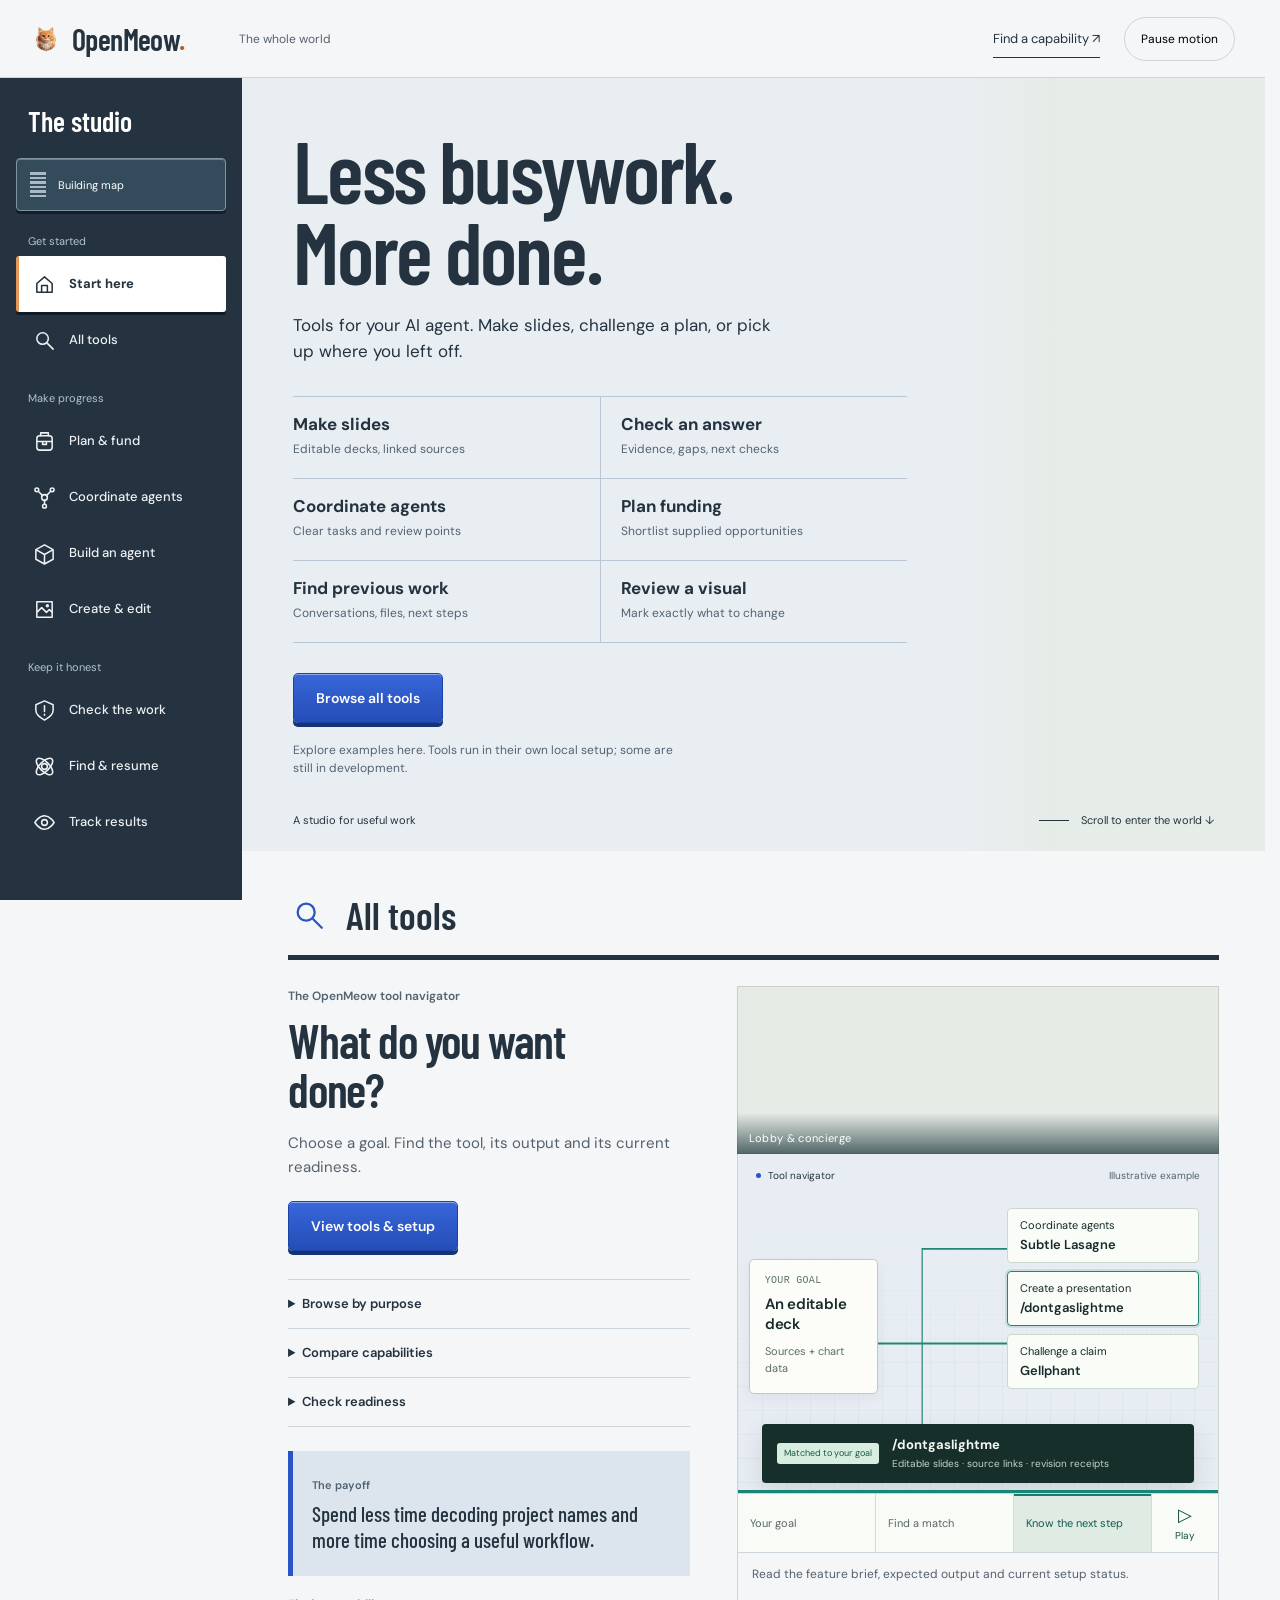
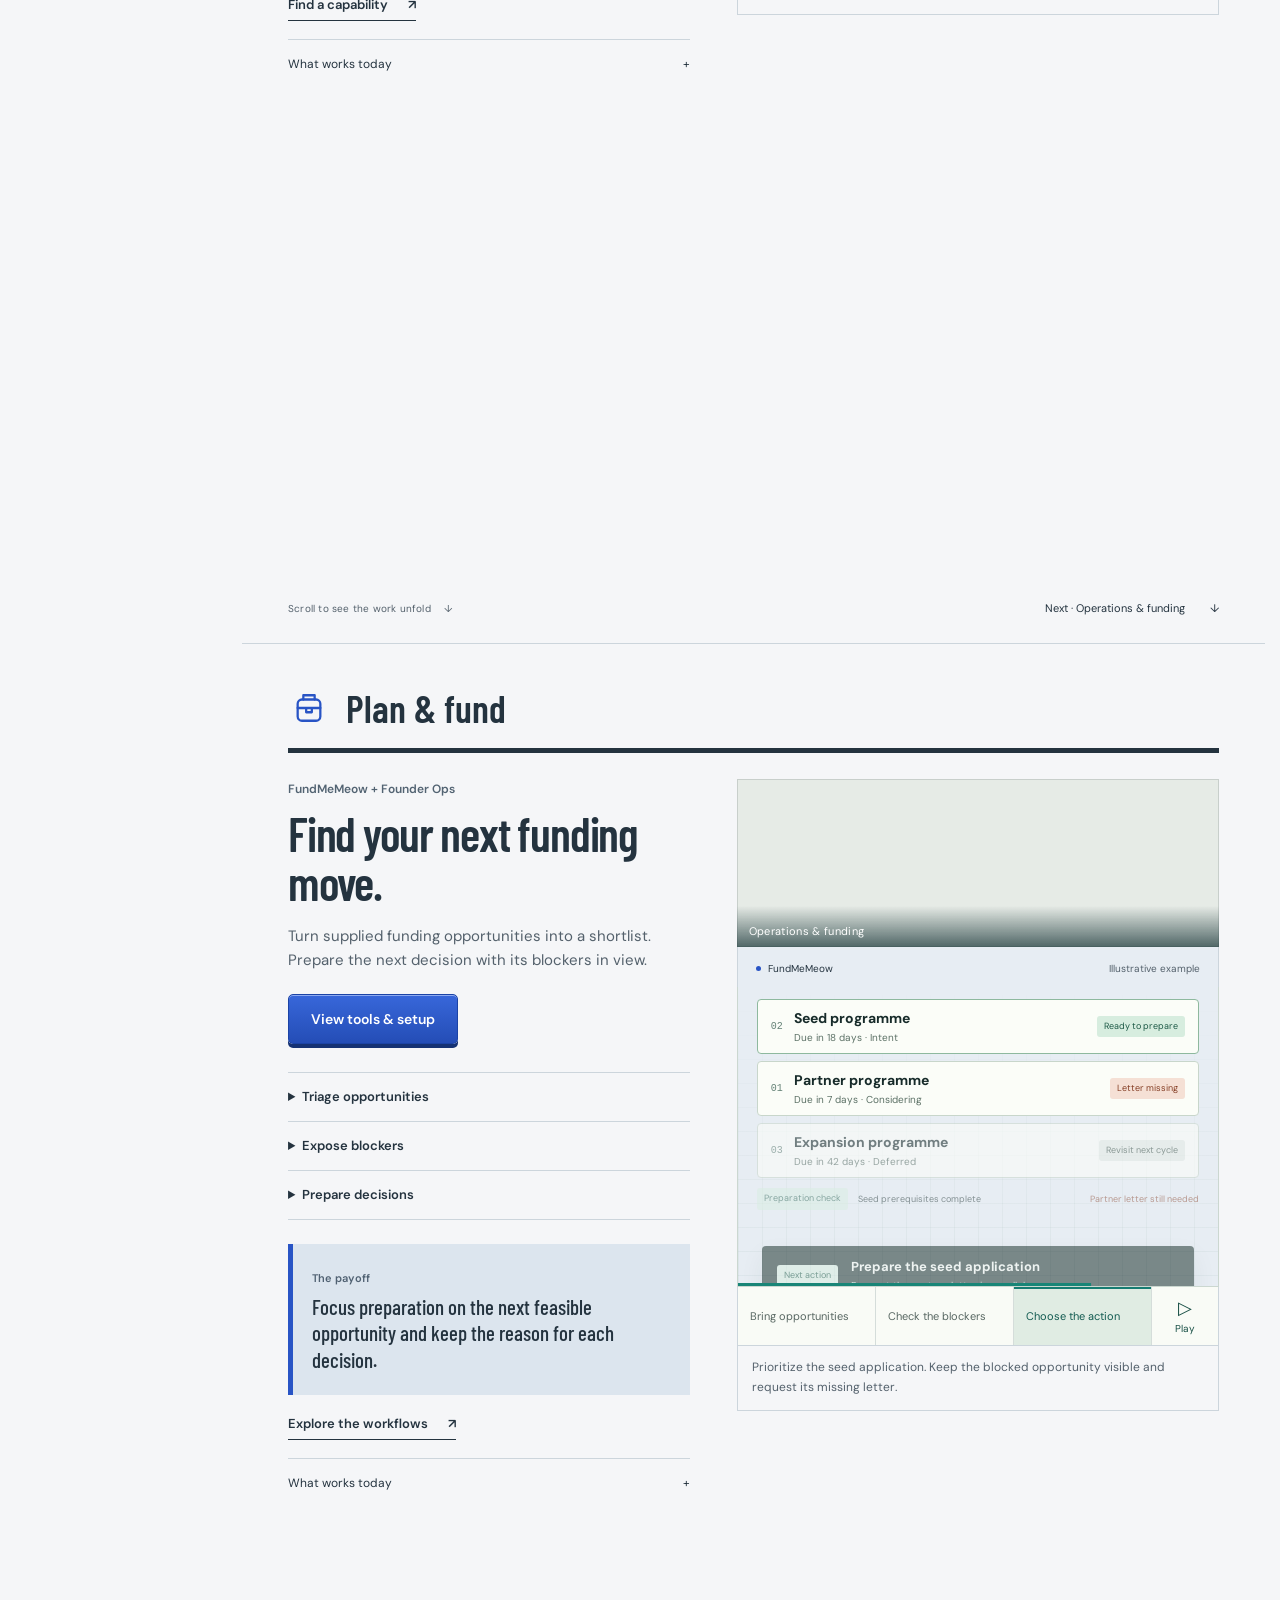
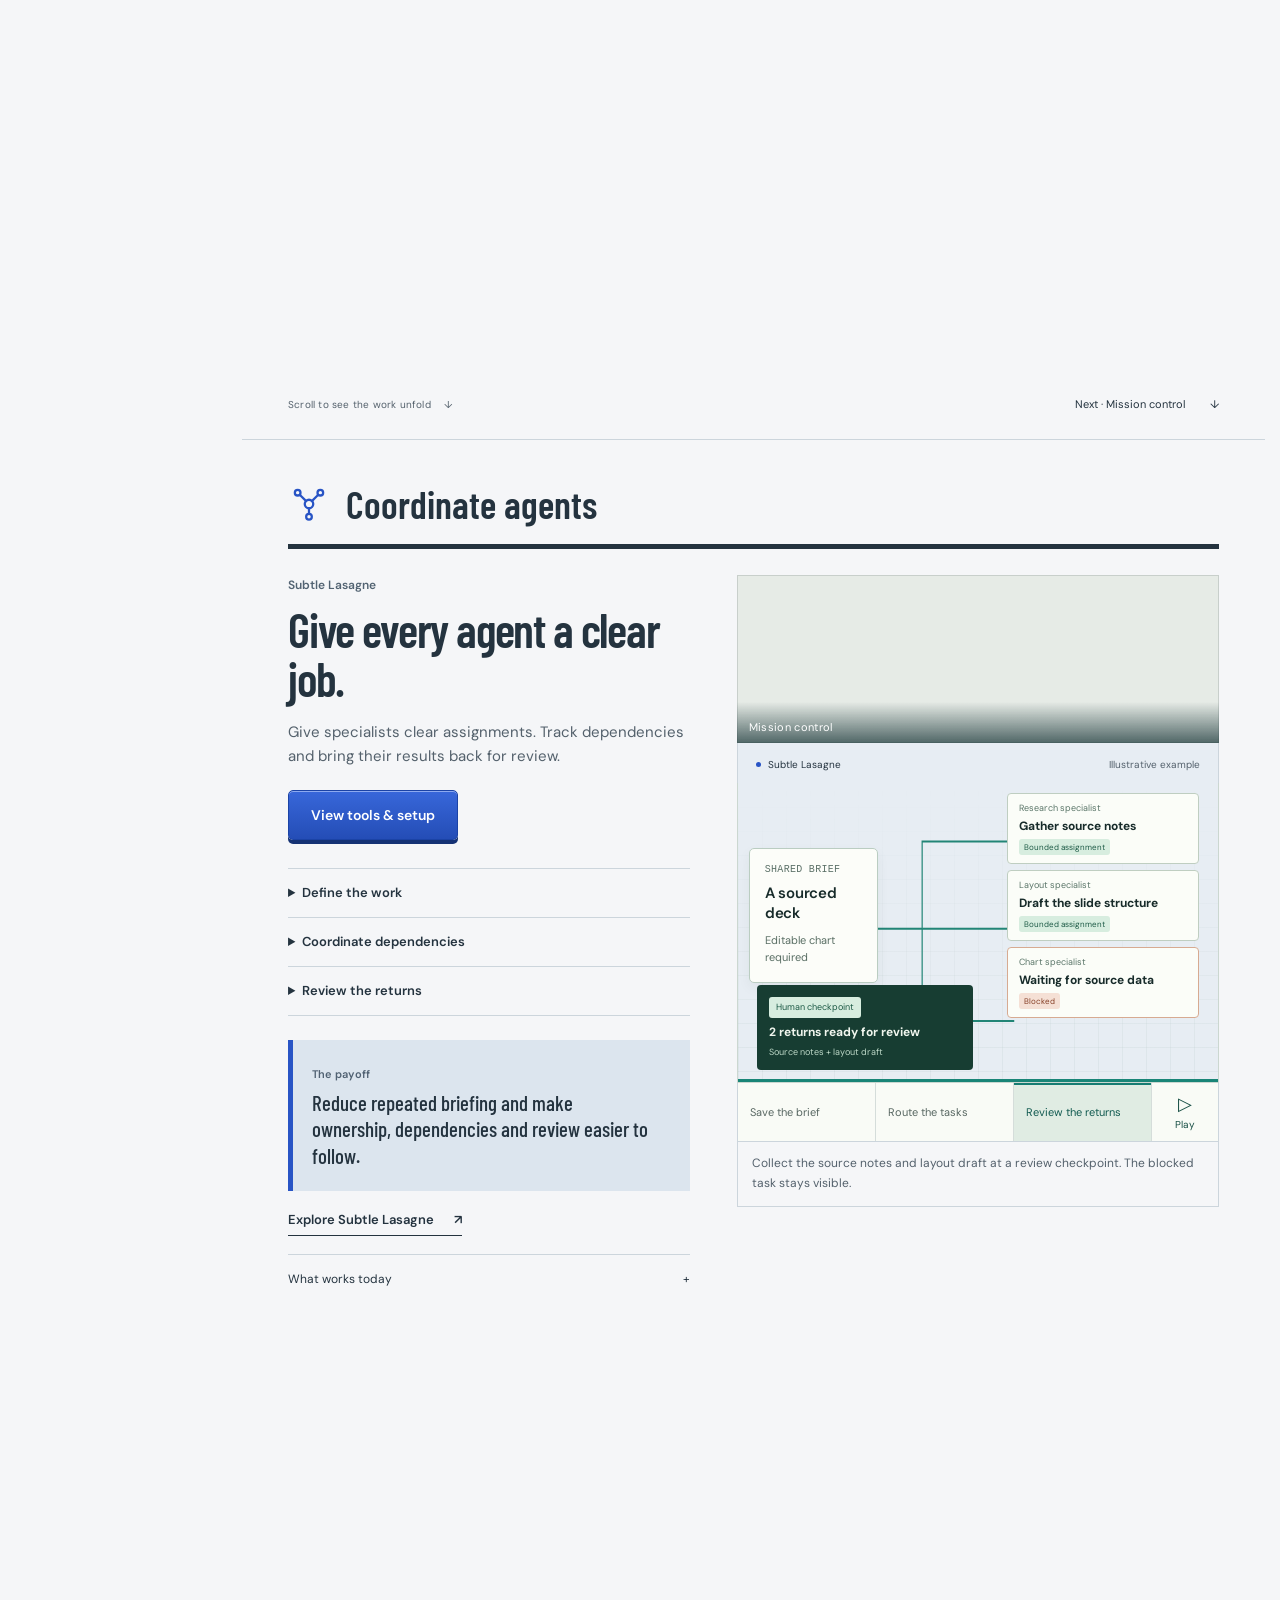
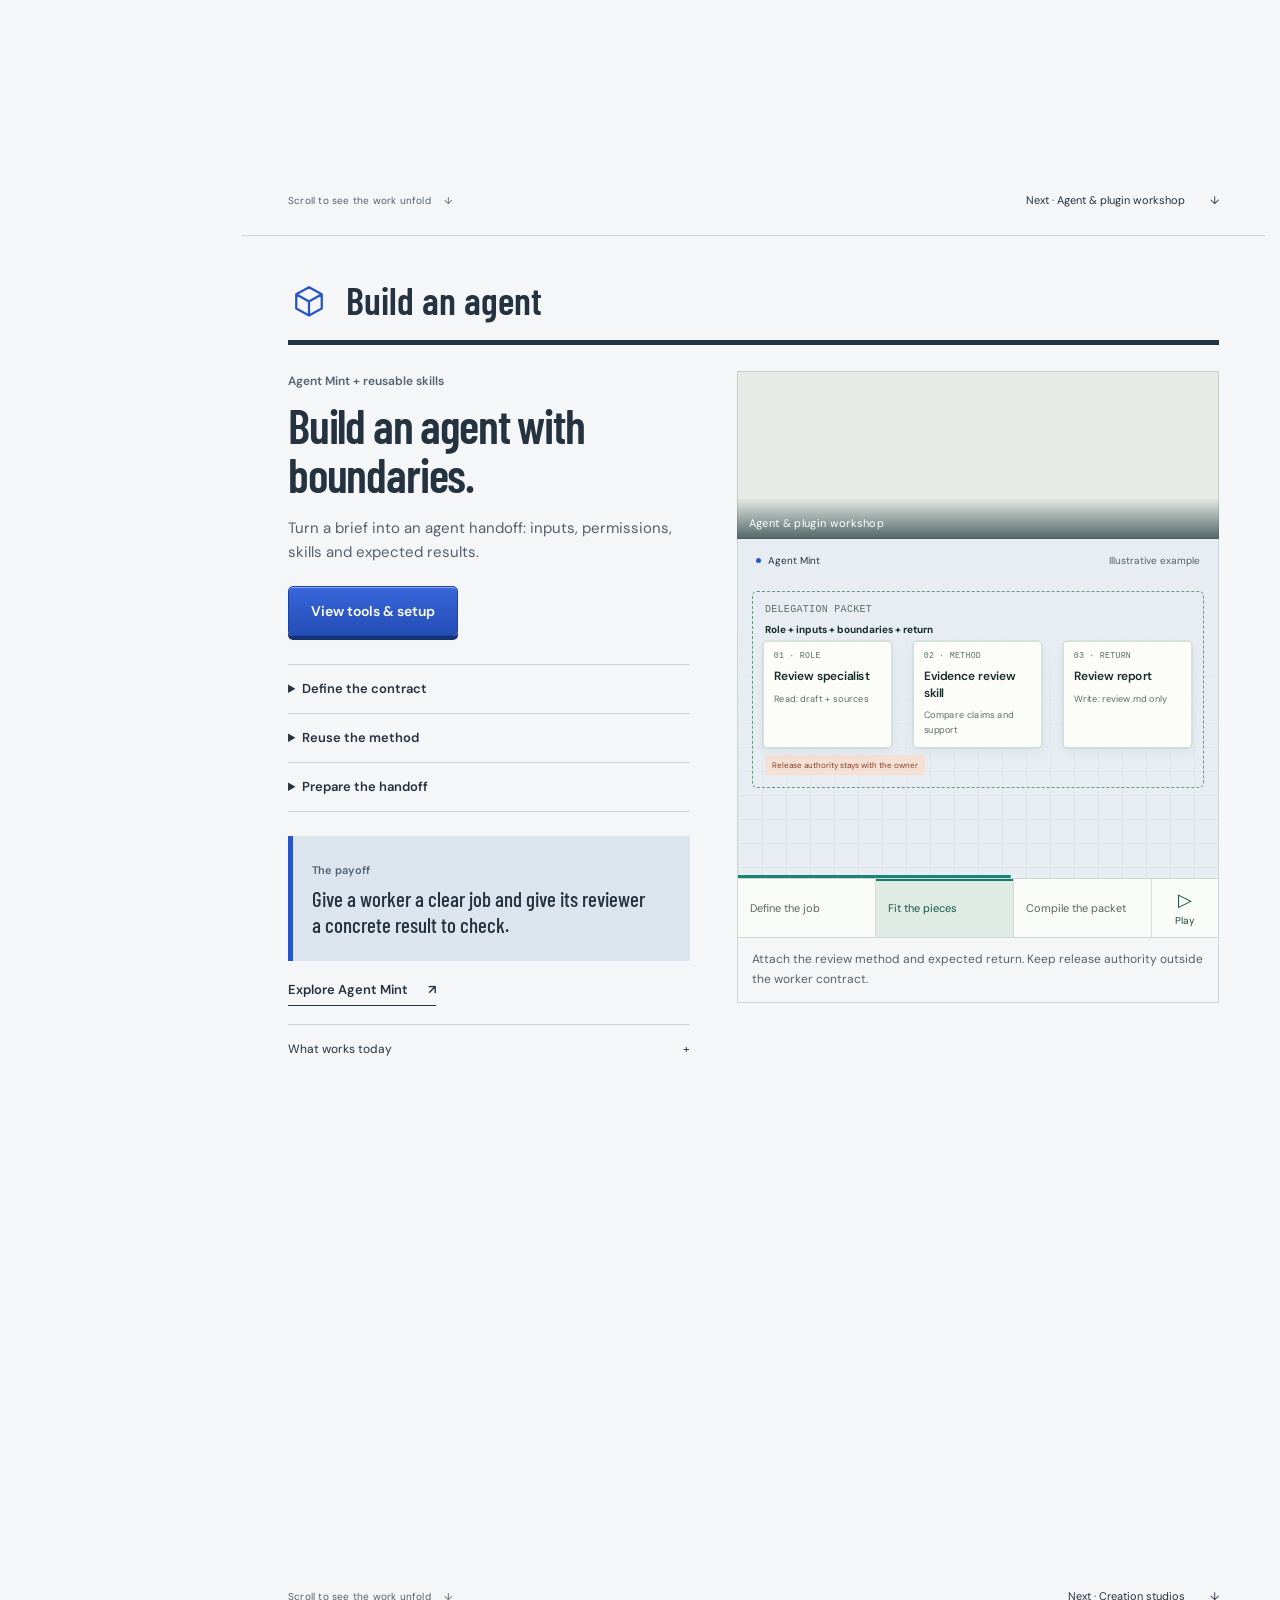
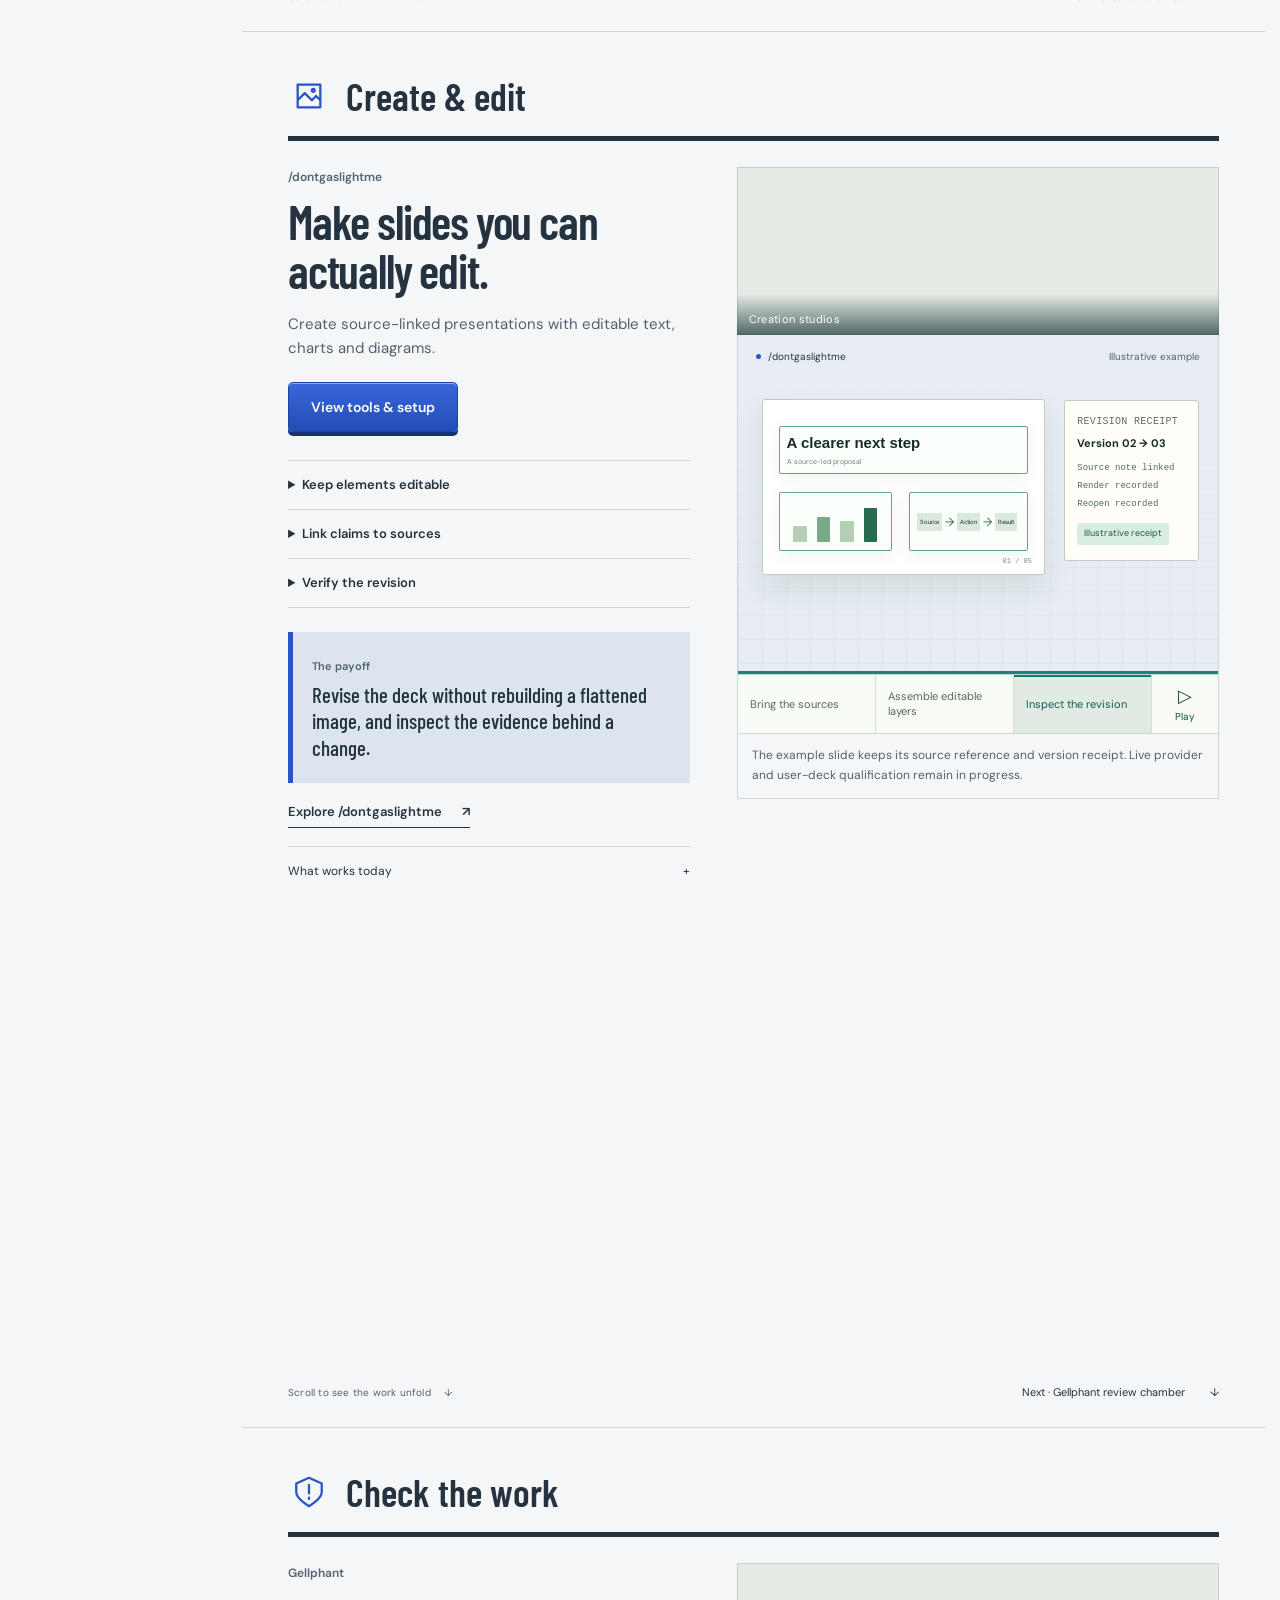
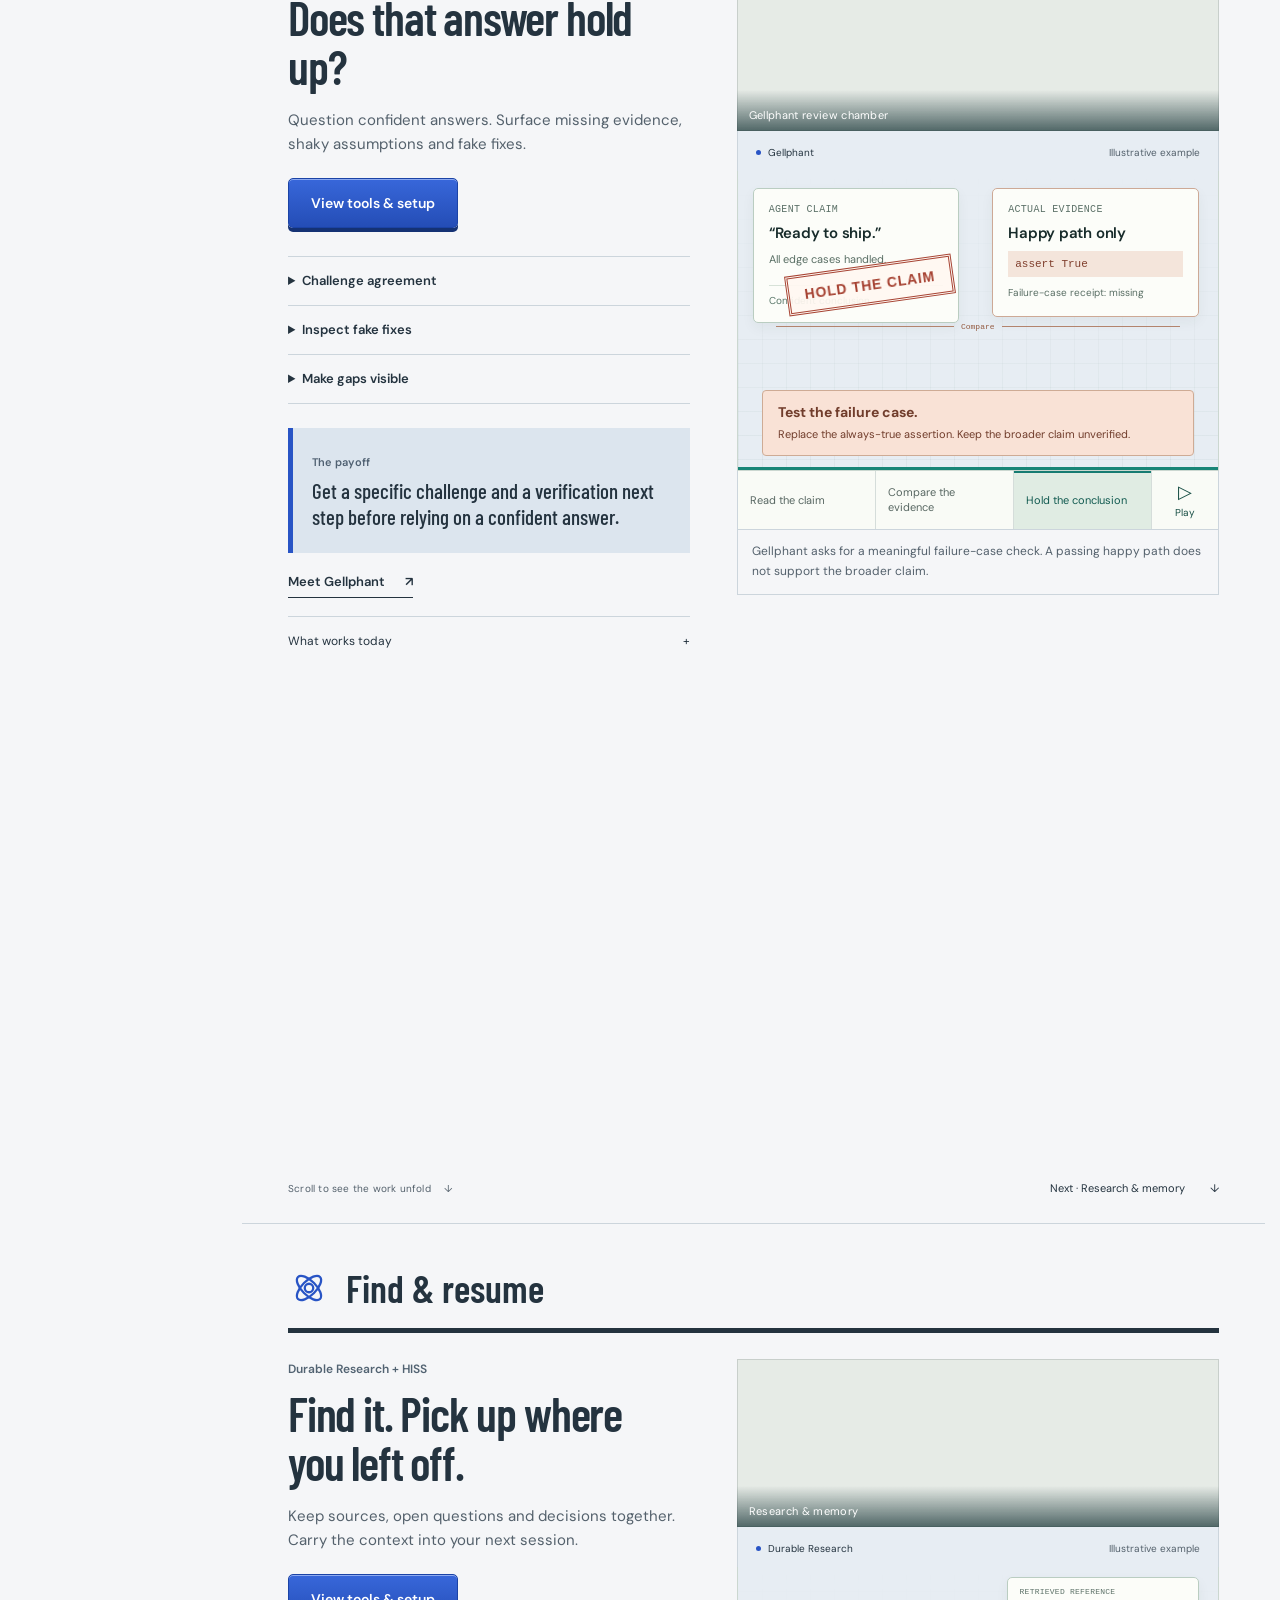
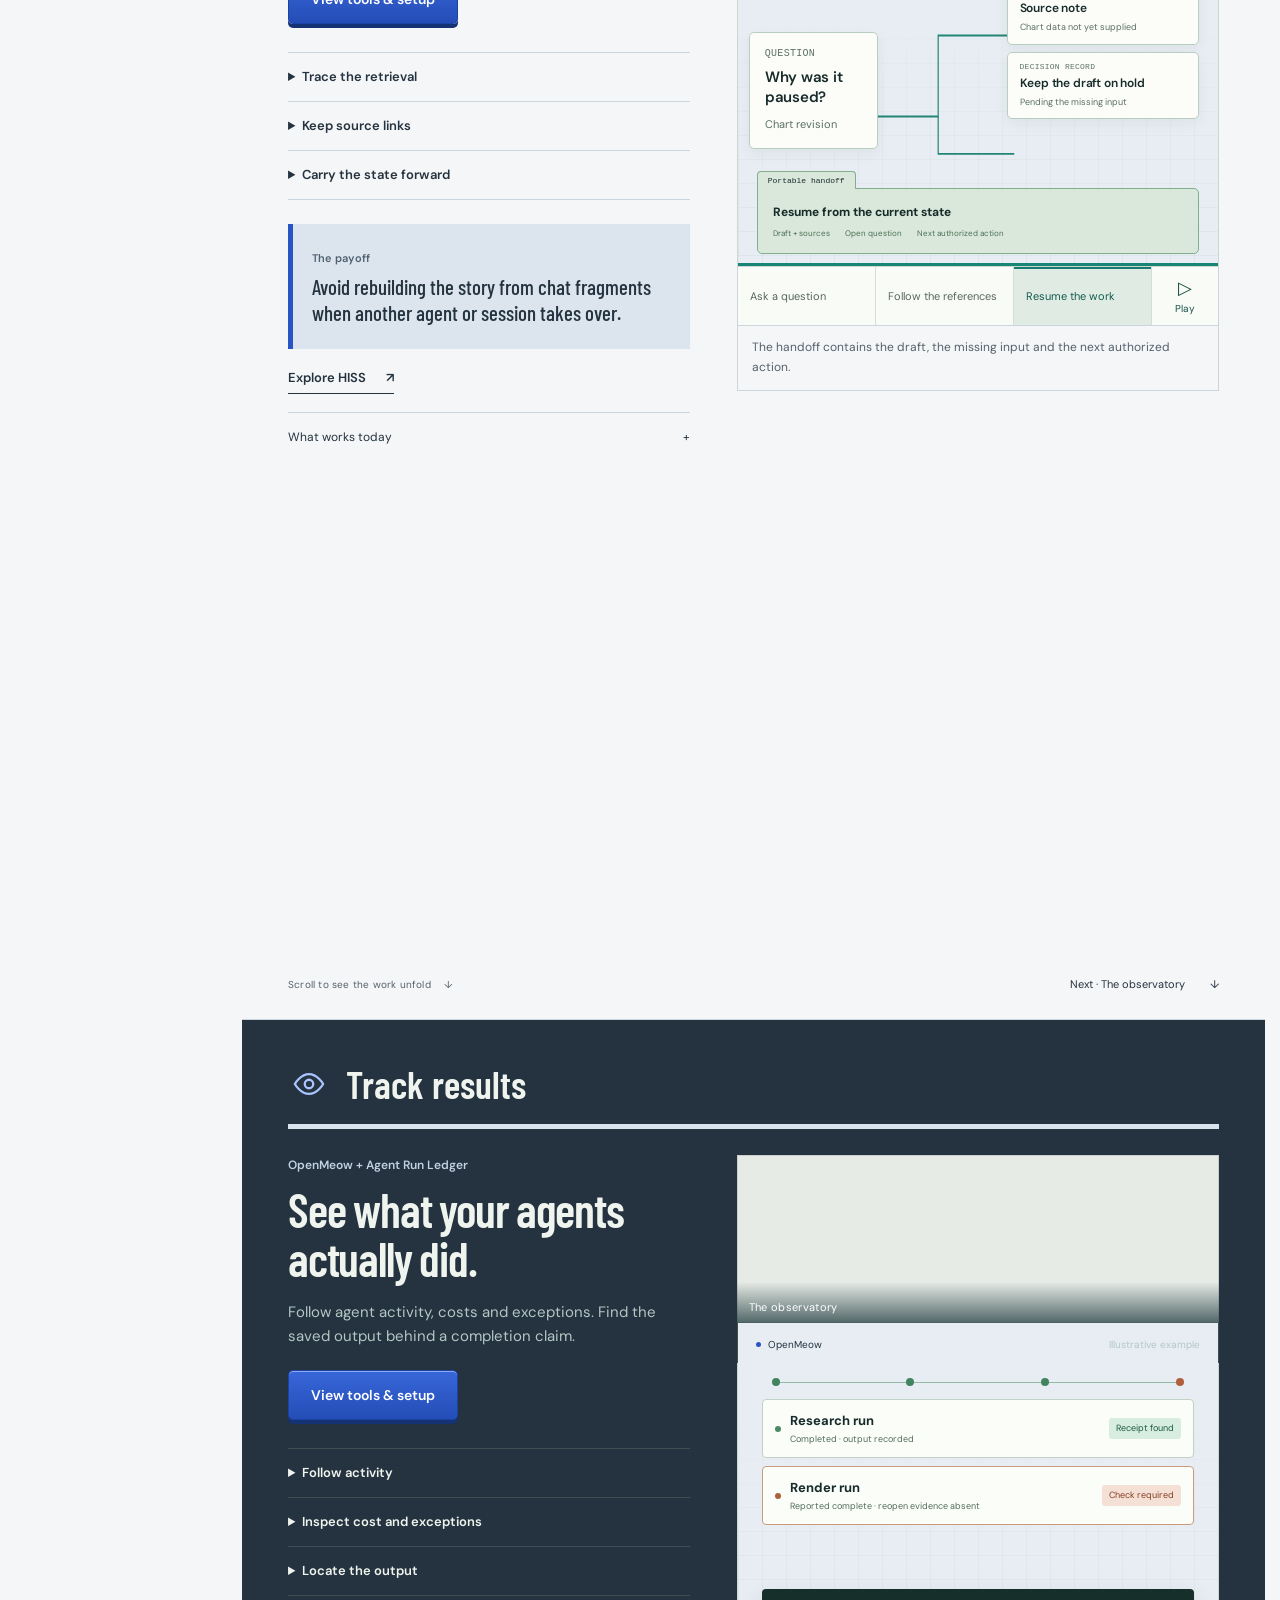
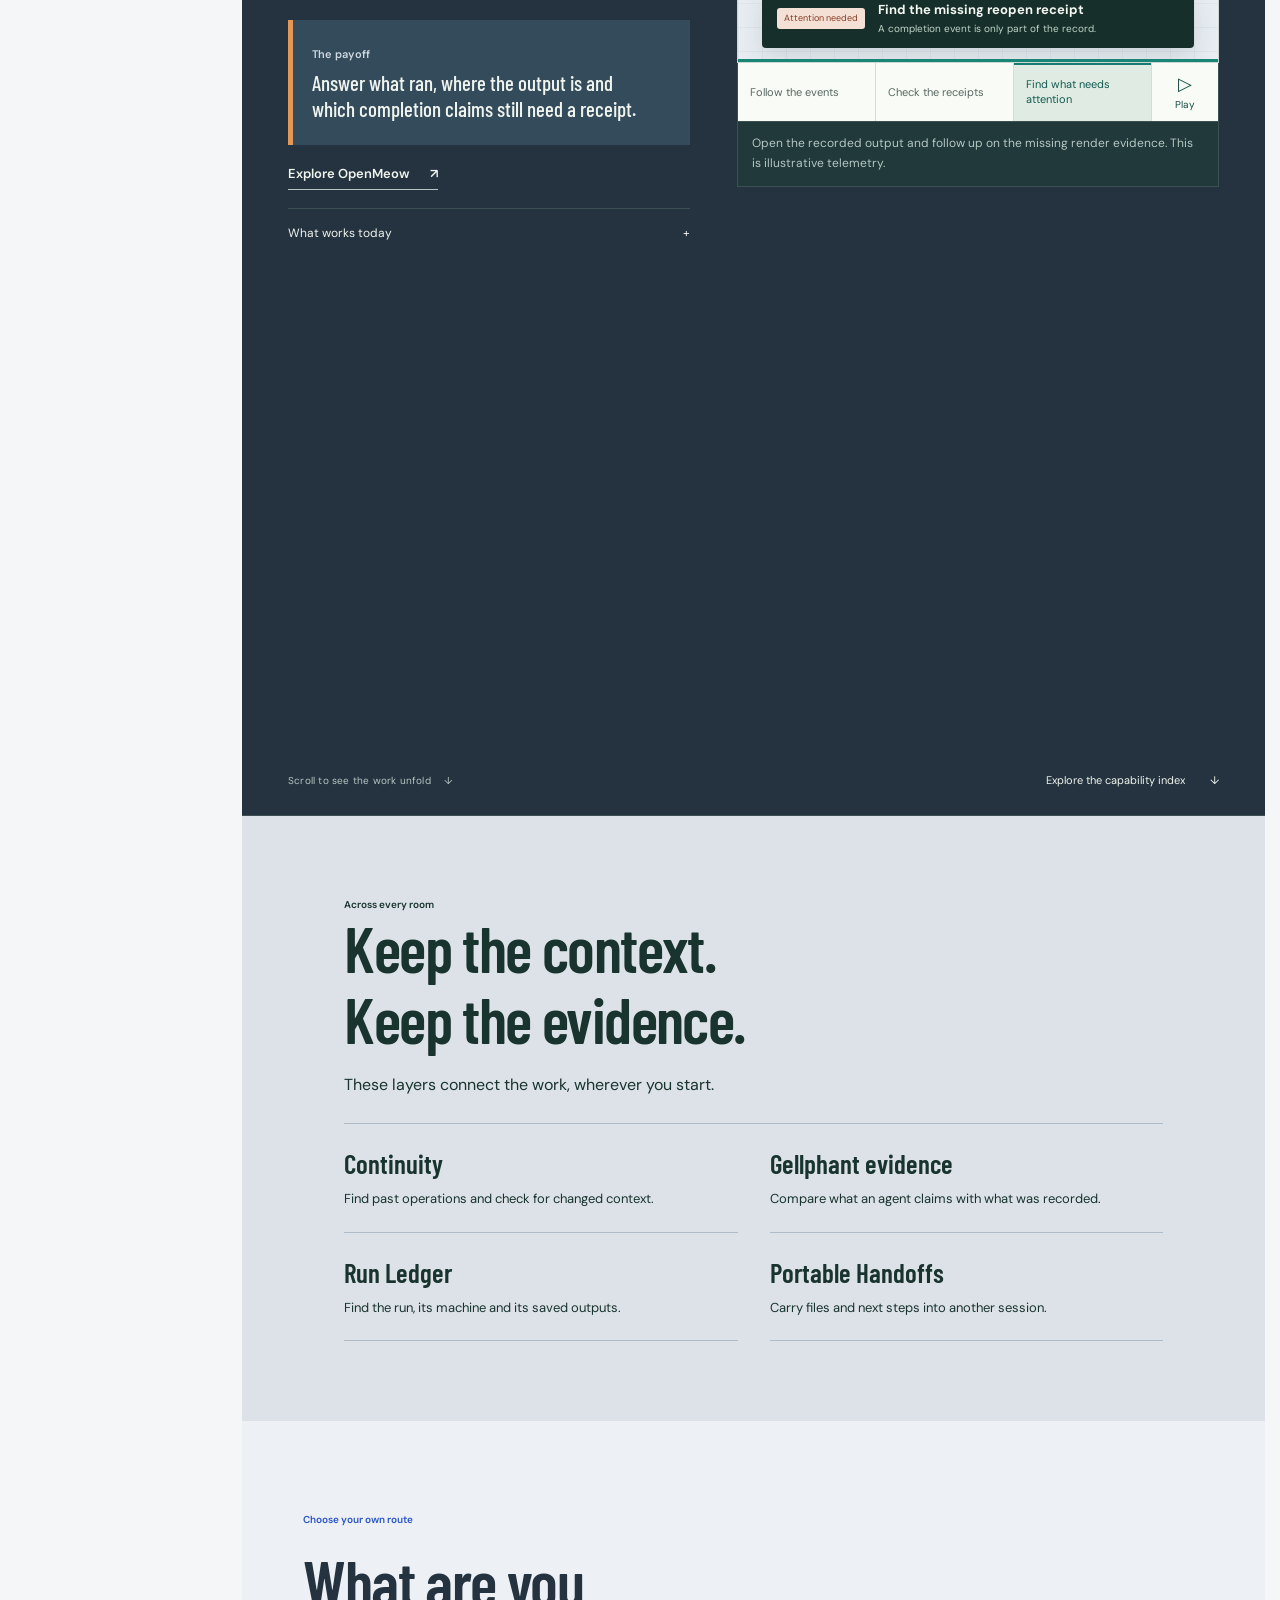
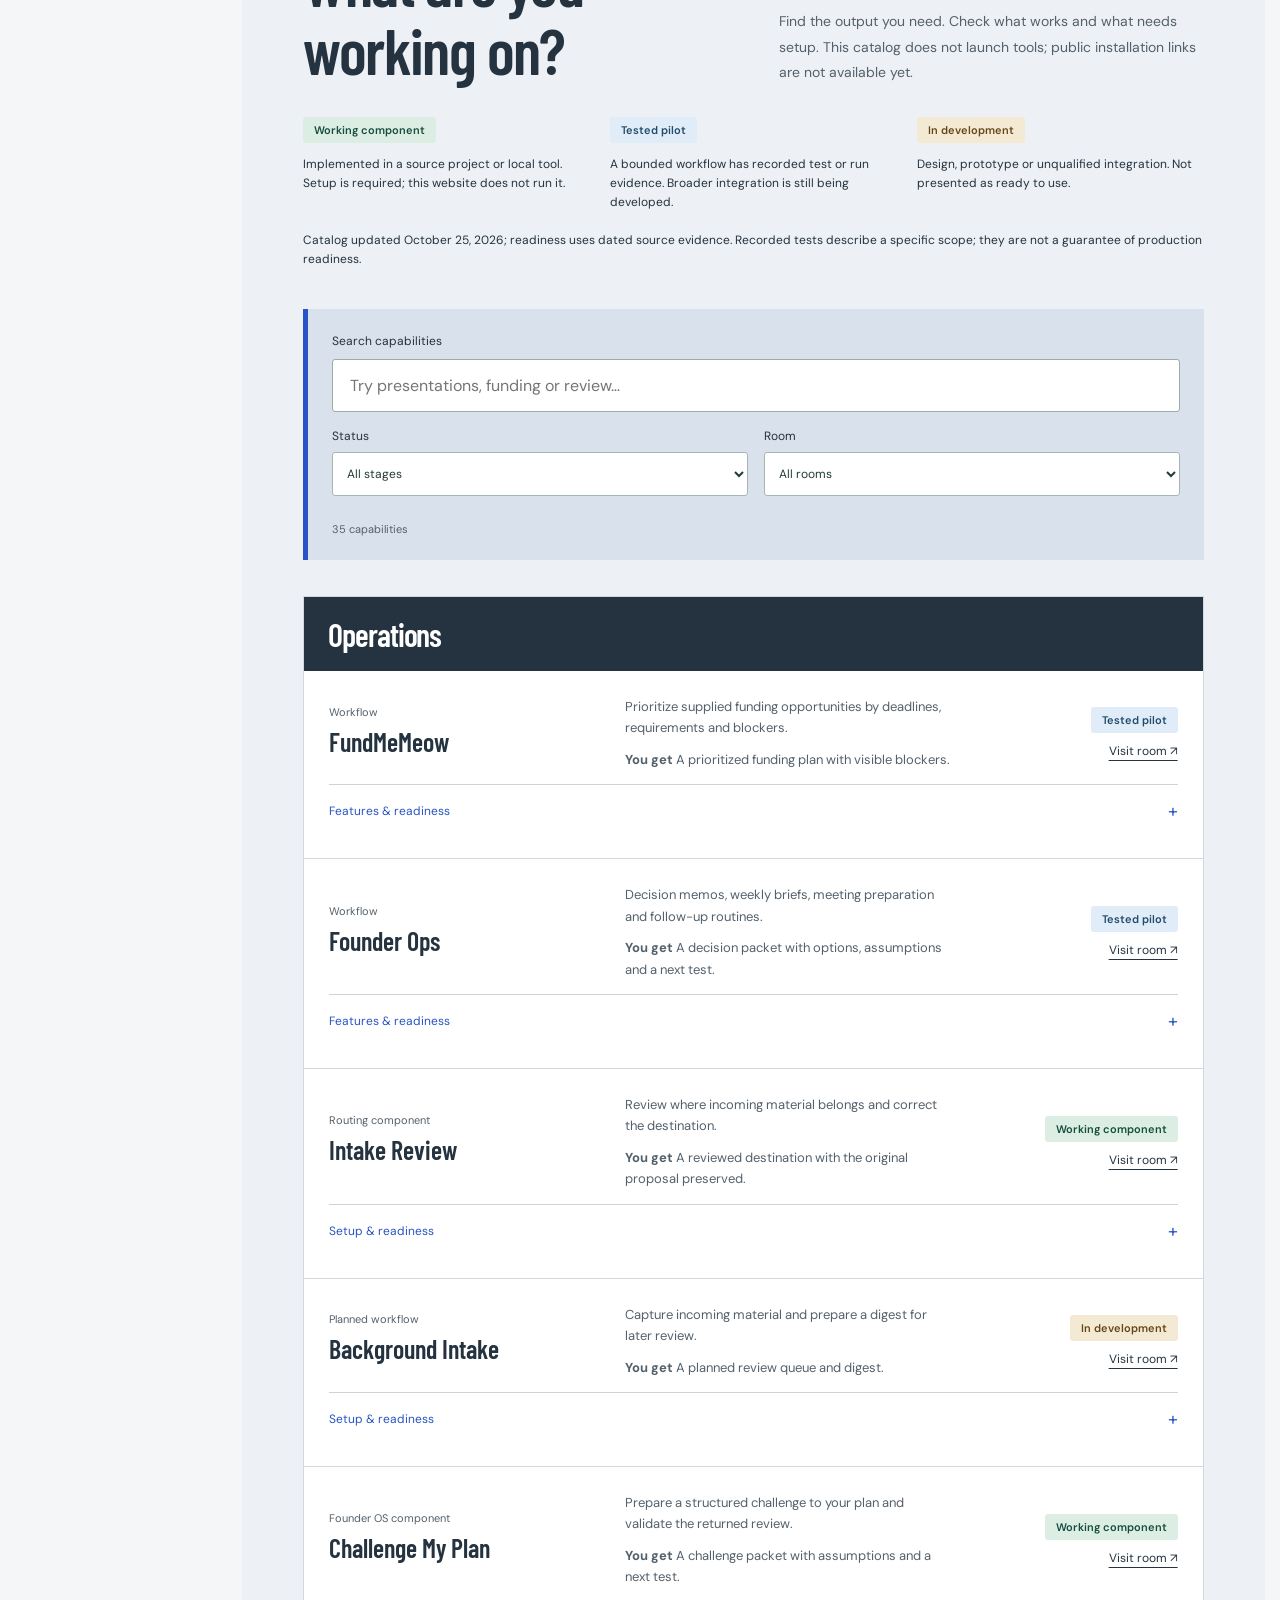
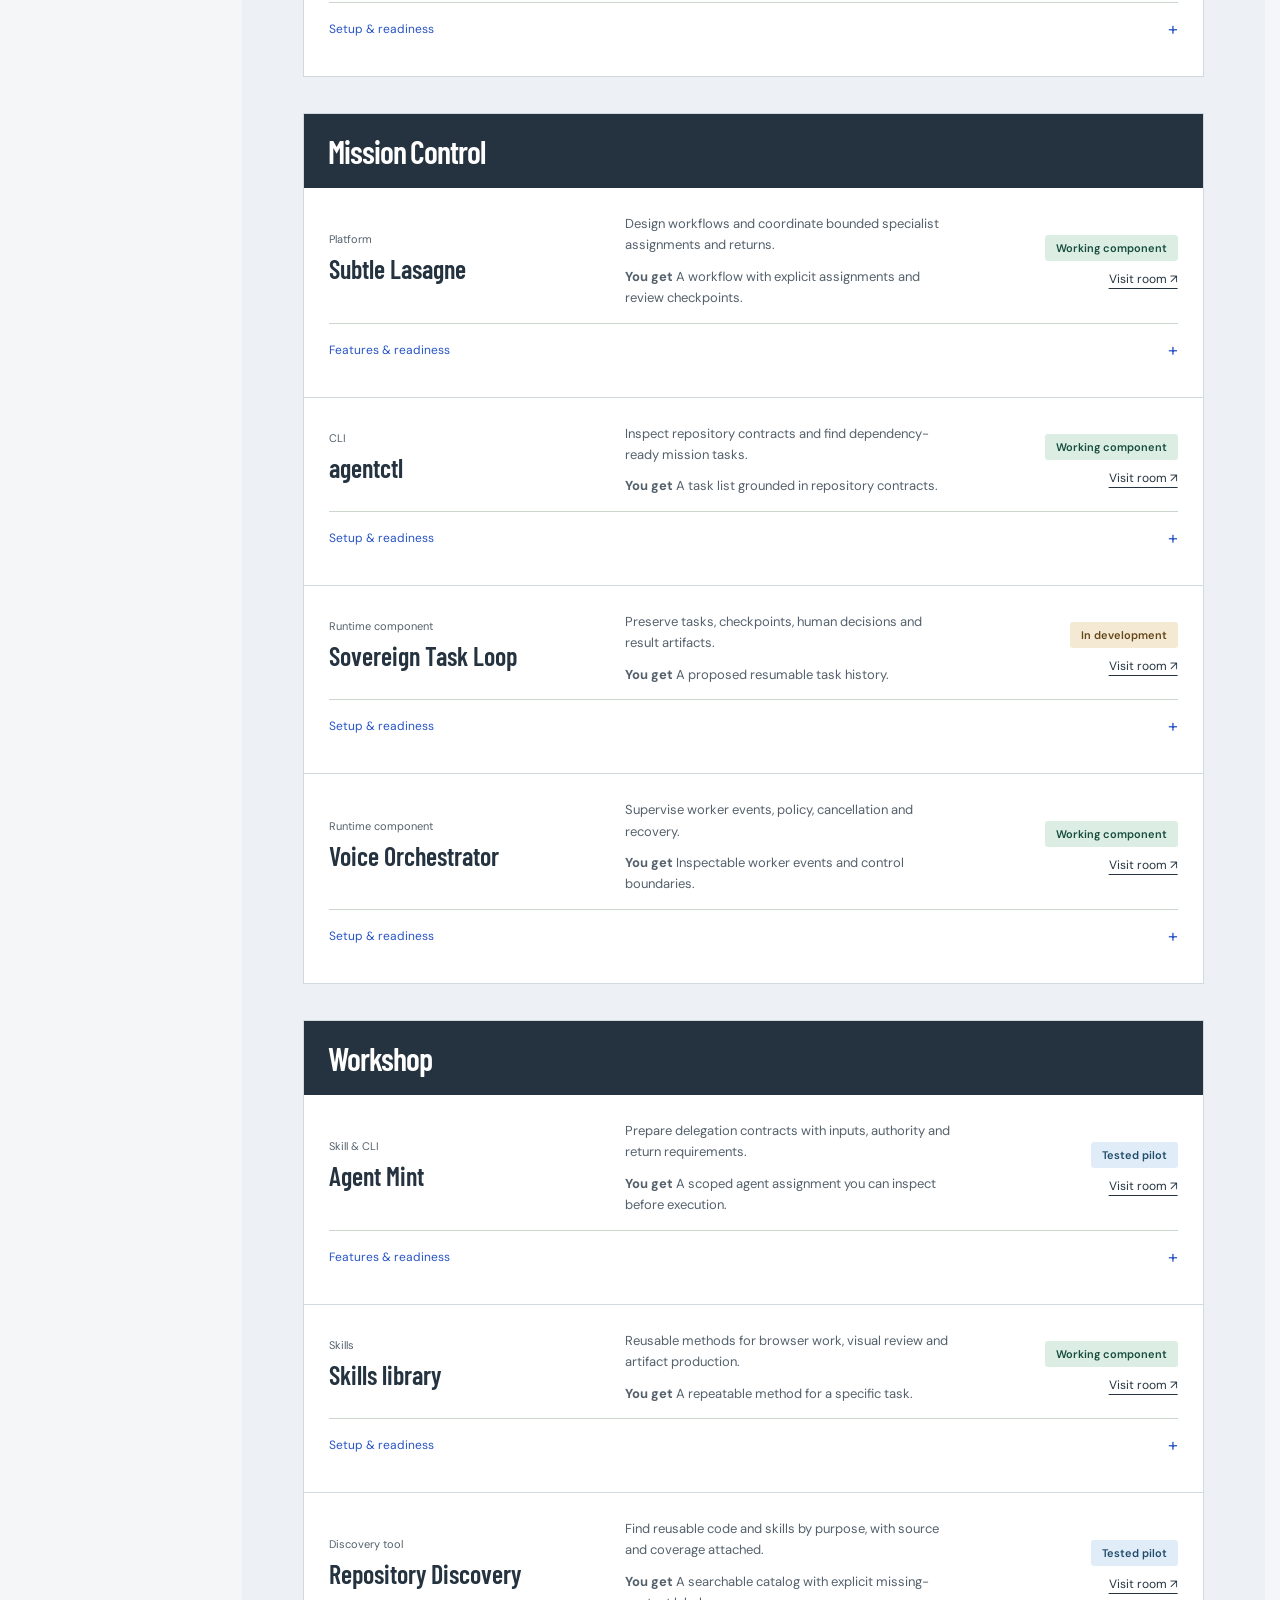
<file: world.html>
<!DOCTYPE html>
<html lang="en">
<head>
<meta charset="utf-8"><meta name="viewport" content="width=device-width, initial-scale=1, viewport-fit=cover">
<title>OpenMeow — Tools for work you can inspect</title>
<meta name="description" content="Explore a world of agents, skills and workflows. Create with /dontgaslightme, question with Gellphant, coordinate with Subtle Lasagne.">
<link rel="canonical" href="https://openmeow.io/"><meta name="theme-color" content="#f3f4f0">
<link rel="icon" href="cat.webp" type="image/webp">
<link rel="preconnect" href="https://fonts.googleapis.com"><link rel="preconnect" href="https://fonts.gstatic.com" crossorigin>
<link href="https://fonts.googleapis.com/css2?family=Barlow+Condensed:wght@500;600;700&family=DM+Sans:wght@400;500;600;700&display=swap" rel="stylesheet">
<link rel="stylesheet" href="world.css">
<link rel="stylesheet" href="world-scroll.css">
<link rel="stylesheet" href="world-demos.css">
<link rel="stylesheet" href="world-studio.css">
</head>
<body>
<a class="skip" href="#main">Skip to the world</a>
<header class="site-header">
<a class="brand" href="#arrival" aria-label="OpenMeow home"><img src="cat.webp" width="44" height="44" alt=""><span>Open<span class="brand-meow">Meow</span><span class="brand-dot">.</span></span></a>
<span class="preview-label" id="journey-location">Explore tools & readiness</span>
<div class="header-actions"><a href="#directory" aria-label="Find a capability"><span class="find-long">Find a capability</span><span class="find-short" aria-hidden="true">Find tools</span> <span aria-hidden="true">↗</span></a><button id="motion-toggle" type="button" hidden aria-pressed="false">Pause motion</button></div>
</header>
<div class="journey-progress" aria-hidden="true"><span></span></div>
<nav class="room-nav" aria-label="Rooms in the OpenMeow world">
<span class="nav-heading">The studio</span>
<button class="building-toggle" id="building-toggle" type="button" aria-haspopup="dialog" aria-label="Open building map" aria-controls="building-map" hidden><span class="floor-icon" aria-hidden="true"><i></i><i></i><i></i><i></i><i></i><i></i></span><span><span class="map-long">Building map</span><span class="map-short">Map</span> <span id="floor-readout">↗</span></span></button>
<span class="nav-group">Get started</span><a href="#arrival" data-room="arrival" aria-current="location"><span class="room-symbol"><svg viewBox="0 0 24 24" fill="none" stroke="currentColor" stroke-width="1.6" stroke-linecap="round" stroke-linejoin="round" aria-hidden="true"><path d="m4 11 8-7 8 7v9H4Z"/><path d="M9 20v-7h6v7"/></svg></span><span>Start here</span><span class="nav-arrow" aria-hidden="true">↗</span></a><a href="#directory" data-room="lobby"><span class="room-symbol"><svg viewBox="0 0 24 24" fill="none" stroke="currentColor" stroke-width="1.6" stroke-linecap="round" stroke-linejoin="round" aria-hidden="true"><circle cx="10" cy="10" r="6"/><path d="m15 15 6 6"/></svg></span><span>All tools</span><span class="nav-arrow" aria-hidden="true">↗</span></a><span class="nav-group">Make progress</span><a href="#operations" data-room="operations"><span class="room-symbol"><svg viewBox="0 0 24 24" fill="none" stroke="currentColor" stroke-width="1.6" stroke-linecap="round" stroke-linejoin="round" aria-hidden="true"><rect x="4" y="6" width="16" height="15" rx="3"/><path d="M8 6V3h8v3M4 12h16M10 12v3h4v-3"/></svg></span><span>Plan &amp; fund</span><span class="nav-arrow" aria-hidden="true">↗</span></a><a href="#mission-control" data-room="mission-control"><span class="room-symbol"><svg viewBox="0 0 24 24" fill="none" stroke="currentColor" stroke-width="1.6" stroke-linecap="round" stroke-linejoin="round" aria-hidden="true"><circle cx="12" cy="12" r="3"/><circle cx="4" cy="4" r="2"/><circle cx="20" cy="4" r="2"/><circle cx="12" cy="21" r="2"/><path d="m6 6 4 4m8-4-4 4m-2 5v4"/></svg></span><span>Coordinate agents</span><span class="nav-arrow" aria-hidden="true">↗</span></a><a href="#workshop" data-room="workshop"><span class="room-symbol"><svg viewBox="0 0 24 24" fill="none" stroke="currentColor" stroke-width="1.6" stroke-linecap="round" stroke-linejoin="round" aria-hidden="true"><path d="m12 3 9 5-9 5-9-5Zm-9 5v10l9 5 9-5V8M12 13v10"/></svg></span><span>Build an agent</span><span class="nav-arrow" aria-hidden="true">↗</span></a><a href="#creation" data-room="creation"><span class="room-symbol"><svg viewBox="0 0 24 24" fill="none" stroke="currentColor" stroke-width="1.6" stroke-linecap="round" stroke-linejoin="round" aria-hidden="true"><path d="M4 4h16v16H4Z M4 15l5-5 5 5 3-3 3 3"/><circle cx="15" cy="8" r="1"/></svg></span><span>Create &amp; edit</span><span class="nav-arrow" aria-hidden="true">↗</span></a><span class="nav-group">Keep it honest</span><a href="#gellphant" data-room="gellphant"><span class="room-symbol"><svg viewBox="0 0 24 24" fill="none" stroke="currentColor" stroke-width="1.6" stroke-linecap="round" stroke-linejoin="round" aria-hidden="true"><path d="m12 2 9 4v6c0 5-9 10-9 10S3 17 3 12V6Z M12 7v6m0 3v1"/></svg></span><span>Check the work</span><span class="nav-arrow" aria-hidden="true">↗</span></a><a href="#research" data-room="research"><span class="room-symbol"><svg viewBox="0 0 24 24" fill="none" stroke="currentColor" stroke-width="1.6" stroke-linecap="round" stroke-linejoin="round" aria-hidden="true"><circle cx="12" cy="12" r="3"/><ellipse cx="12" cy="12" rx="11" ry="5" transform="rotate(-45 12 12)"/><ellipse cx="12" cy="12" rx="11" ry="5" transform="rotate(45 12 12)"/></svg></span><span>Find &amp; resume</span><span class="nav-arrow" aria-hidden="true">↗</span></a><a href="#observatory" data-room="observatory"><span class="room-symbol"><svg viewBox="0 0 24 24" fill="none" stroke="currentColor" stroke-width="1.6" stroke-linecap="round" stroke-linejoin="round" aria-hidden="true"><path d="M2 12s4-7 10-7 10 7 10 7-4 7-10 7S2 12 2 12Z"/><circle cx="12" cy="12" r="3"/></svg></span><span>Track results</span><span class="nav-arrow" aria-hidden="true">↗</span></a>
</nav>
<dialog id="building-map" aria-labelledby="map-title">
<div class="map-header"><div><p class="eyebrow">One connected world</p><h2 id="map-title">Choose a floor.</h2></div><button id="map-close" type="button" aria-label="Close building map" autofocus>Close <span aria-hidden="true">×</span></button></div>
<div class="map-body"><div class="map-elevation"><div class="map-building"><img data-src="media/world/arrival-landscape.png" width="1672" height="941" alt="The OpenMeow building, with its six levels from ground to rooftop."><div class="map-floor-light" aria-hidden="true"></div></div><p class="map-caption">Eight rooms. Take your own route.</p></div><div class="map-stops"><div class="map-stop" data-floor="R"><span class="stop-code">R</span><div><p>See the whole picture</p><a href="#observatory">The observatory <span aria-hidden="true">↗</span></a></div></div><div class="map-stop" data-floor="04"><span class="stop-code">04</span><div><p>Keep the thread</p><a href="#research">Research &amp; memory <span aria-hidden="true">↗</span></a></div></div><div class="map-stop" data-floor="03"><span class="stop-code">03</span><div><p>Ask the harder question</p><a href="#gellphant">Gellphant review chamber <span aria-hidden="true">↗</span></a></div></div><div class="map-stop" data-floor="02"><span class="stop-code">02</span><div><p>Make something useful</p><a href="#creation">Creation studios <span aria-hidden="true">↗</span></a></div></div><div class="map-stop" data-floor="01"><span class="stop-code">01</span><div><p>Bring the team together</p><a href="#mission-control">Mission control <span aria-hidden="true">↗</span></a><a href="#workshop">Agent &amp; plugin workshop <span aria-hidden="true">↗</span></a></div></div><div class="map-stop" data-floor="G"><span class="stop-code">G</span><div><p>Find your direction</p><a href="#lobby">Lobby &amp; concierge <span aria-hidden="true">↗</span></a><a href="#operations">Operations &amp; funding <span aria-hidden="true">↗</span></a></div></div></div></div>
</dialog>
<main id="main" tabindex="-1">
<section id="arrival" class="arrival scene-section" aria-labelledby="arrival-title" tabindex="-1">
<div class="arrival-art scene-art"><picture><source media="(max-width: 700px) and (orientation: portrait)" srcset="media/world/arrival-portrait.png" width="941" height="1672"><img src="media/world/arrival-landscape.png" width="1672" height="941" alt="A contemporary miniature headquarters with five inhabited floors and a glazed rooftop observatory." fetchpriority="high" decoding="async"></picture></div>
<div class="arrival-copy"><h1 id="arrival-title">Less busywork.<br>More done.</h1><p class="intro">Tools for your AI agent. Make slides, challenge a plan, or pick up where you left off.</p><div class="arrival-routes" aria-label="Choose what you want to do"><a href="#creation"><strong>Make slides</strong><span>Editable decks, linked sources</span></a><a href="#gellphant"><strong>Check an answer</strong><span>Evidence, gaps, next checks</span></a><a href="#mission-control"><strong>Coordinate agents</strong><span>Clear tasks and review points</span></a><a href="#operations"><strong>Plan funding</strong><span>Shortlist supplied opportunities</span></a><a href="#research"><strong>Find previous work</strong><span>Conversations, files, next steps</span></a><a href="#cap-31"><strong>Review a visual</strong><span>Mark exactly what to change</span></a></div><a class="primary-link" href="#directory">Browse all tools</a><p class="readiness-intro">Explore examples here. Tools run in their own local setup; some are still in development.</p></div>
<div class="arrival-footer"><span>A studio for useful work</span><span class="scroll-invitation"><i aria-hidden="true"></i> Scroll to enter the world ↓</span></div>
</section>
<section id="lobby" class="room scene-section " aria-labelledby="lobby-title" tabindex="-1"><div class="room-stage">
<div class="room-heading"><span class="room-symbol"><svg viewBox="0 0 24 24" fill="none" stroke="currentColor" stroke-width="1.6" stroke-linecap="round" stroke-linejoin="round" aria-hidden="true"><circle cx="10" cy="10" r="6"/><path d="m15 15 6 6"/></svg></span><span>All tools</span></div>
<div class="room-body"><div class="room-copy"><p class="product-name">The OpenMeow tool navigator</p><h2 id="lobby-title">What do you want done?</h2><p class="product-summary">Choose a goal. Find the tool, its output and its current readiness.</p><a class="room-tool-link" href="#tools-lobby">View tools &amp; setup</a><div class="room-features"><p class="sr-only">What you can do</p><ul><li><details><summary>Browse by purpose</summary><p>Eight rooms organize the work you want to do.</p></details></li><li><details><summary>Compare capabilities</summary><p>See what each tool takes in and produces.</p></details></li><li><details><summary>Check readiness</summary><p>Read the setup and development status before adopting.</p></details></li></ul></div><div class="room-benefit"><span>The payoff</span><p>Spend less time decoding project names and more time choosing a useful workflow.</p></div><a class="text-link" href="#directory">Find a capability <span aria-hidden="true">↗</span></a><details class="room-readiness"><summary>What works today <span aria-hidden="true">+</span></summary><p><strong>What works today</strong>Browse by outcome, search tools and compare readiness here.</p><p><strong>Still being developed</strong>Launching tools directly from the website.</p></details></div>
<div class="room-visual"><div class="scene-art compact-room-art"><picture><source media="(max-width: 700px) and (orientation: portrait)" srcset="media/world/lobby-portrait.png" width="941" height="1672"><img src="media/world/lobby-landscape.png" width="1672" height="941" alt="An orange cat concierge matches a visitor&#39;s brief to a capability and hands over a starter folder." loading="lazy" decoding="async"></picture><div class="window-frame" aria-hidden="true"></div><div class="scene-label" aria-hidden="true">Lobby &amp; concierge <span>Ground</span></div></div><div class="demo-track" data-demo-track><div class="demo-pin"><div class="scene-art demo-room-context"><picture><source media="(max-width: 700px) and (orientation: portrait)" srcset="media/world/lobby-portrait.png" width="941" height="1672"><img src="media/world/lobby-landscape.png" width="1672" height="941" alt="An orange cat concierge matches a visitor&#39;s brief to a capability and hands over a starter folder." loading="lazy" decoding="async"></picture><div class="window-frame" aria-hidden="true"></div><div class="scene-label" aria-hidden="true">Lobby &amp; concierge <span>Ground</span></div></div>
    <div class="demo-topline"><span><i aria-hidden="true"></i> Tool navigator</span><span>Illustrative example</span></div>
    <div class="demo-surface demo-lobby" id="lobby-demo" data-demo="lobby" data-step="2" aria-hidden="true"><svg class="work-wires " viewBox="0 0 600 240" preserveAspectRatio="none" aria-hidden="true"><path d="M155 120H230V44H340" pathLength="1"/><path d="M230 120H340" pathLength="1"/><path d="M230 120V198H340" pathLength="1"/></svg>
    <div class="work-card goal-card"><span class="work-label">Your goal</span><strong>An editable deck</strong><p>Sources + chart data</p></div>
    <div class="route-options"><div>Coordinate agents <span>Subtle Lasagne</span></div><div class="matched-route">Create a presentation <span>/dontgaslightme</span></div><div>Challenge a claim <span>Gellphant</span></div></div>
    <div class="demo-outcome"><span class="demo-chip good">Matched to your goal</span><strong>/dontgaslightme</strong><span>Editable slides · source links · revision receipts</span></div></div>
    <div class="demo-controls" hidden><div class="demo-steps" role="group" aria-label="The OpenMeow tool navigator example steps"><button type="button" data-demo-step="0" aria-pressed="false" aria-controls="lobby-demo lobby-demo-caption">Your goal</button><button type="button" data-demo-step="1" aria-pressed="false" aria-controls="lobby-demo lobby-demo-caption">Find a match</button><button type="button" data-demo-step="2" aria-pressed="true" aria-controls="lobby-demo lobby-demo-caption">Know the next step</button></div><button class="demo-play" type="button" data-demo-play aria-label="Play The OpenMeow tool navigator example"><span aria-hidden="true">▷</span> Play</button></div>
    <p class="demo-caption" id="lobby-demo-caption">Read the feature brief, expected output and current setup status.</p>
    <span class="demo-announcement sr-only" role="status" aria-live="polite"></span>
  </div></div></div></div>
<div class="room-exit"><span class="room-scroll-note" aria-hidden="true">Scroll to see the work unfold <span>↓</span></span>
<a class="next-room" href="#operations">Next · Operations &amp; funding <span aria-hidden="true">↓</span></a>
</div></div></section><section id="operations" class="room scene-section " aria-labelledby="operations-title" tabindex="-1"><div class="room-stage">
<div class="room-heading"><span class="room-symbol"><svg viewBox="0 0 24 24" fill="none" stroke="currentColor" stroke-width="1.6" stroke-linecap="round" stroke-linejoin="round" aria-hidden="true"><rect x="4" y="6" width="16" height="15" rx="3"/><path d="M8 6V3h8v3M4 12h16M10 12v3h4v-3"/></svg></span><span>Plan &amp; fund</span></div>
<div class="room-body"><div class="room-copy"><p class="product-name">FundMeMeow + Founder Ops</p><h2 id="operations-title">Find your next funding move.</h2><p class="product-summary">Turn supplied funding opportunities into a shortlist. Prepare the next decision with its blockers in view.</p><a class="room-tool-link" href="#tools-operations">View tools &amp; setup</a><div class="room-features"><p class="sr-only">What you can do</p><ul><li><details><summary>Triage opportunities</summary><p>Track intent, deadlines, preparation and reasons to defer.</p></details></li><li><details><summary>Expose blockers</summary><p>Keep missing prerequisites beside the opportunity.</p></details></li><li><details><summary>Prepare decisions</summary><p>Capture options, assumptions, next actions and review points.</p></details></li></ul></div><div class="room-benefit"><span>The payoff</span><p>Focus preparation on the next feasible opportunity and keep the reason for each decision.</p></div><a class="text-link" href="#cap-1">Explore the workflows <span aria-hidden="true">↗</span></a><details class="room-readiness"><summary>What works today <span aria-hidden="true">+</span></summary><p><strong>What works today</strong>Local decision and funding pilots; intake correction components.</p><p><strong>Still being developed</strong>Connected opportunity discovery, independent review and background intake.</p></details></div>
<div class="room-visual"><div class="scene-art compact-room-art"><picture><source media="(max-width: 700px) and (orientation: portrait)" srcset="media/world/operations-portrait.png" width="941" height="1672"><img src="media/world/operations-landscape.png" width="1672" height="941" alt="Two orange cats compare opportunity cards with a checklist and place a selected option into a calendar." loading="lazy" decoding="async"></picture><div class="window-frame" aria-hidden="true"></div><div class="scene-label" aria-hidden="true">Operations &amp; funding <span>Ground</span></div></div><div class="demo-track" data-demo-track><div class="demo-pin"><div class="scene-art demo-room-context"><picture><source media="(max-width: 700px) and (orientation: portrait)" srcset="media/world/operations-portrait.png" width="941" height="1672"><img src="media/world/operations-landscape.png" width="1672" height="941" alt="Two orange cats compare opportunity cards with a checklist and place a selected option into a calendar." loading="lazy" decoding="async"></picture><div class="window-frame" aria-hidden="true"></div><div class="scene-label" aria-hidden="true">Operations &amp; funding <span>Ground</span></div></div>
    <div class="demo-topline"><span><i aria-hidden="true"></i> FundMeMeow</span><span>Illustrative example</span></div>
    <div class="demo-surface demo-operations" id="operations-demo" data-demo="operations" data-step="2" aria-hidden="true"><div class="funding-list">
    <div class="funding-row funding-ready"><span class="rank">02</span><div><strong>Seed programme</strong><small>Due in 18 days · Intent</small></div><span class="demo-chip good">Ready to prepare</span></div>
    <div class="funding-row funding-blocked"><span class="rank">01</span><div><strong>Partner programme</strong><small>Due in 7 days · Considering</small></div><span class="demo-chip warn">Letter missing</span></div>
    <div class="funding-row funding-deferred"><span class="rank">03</span><div><strong>Expansion programme</strong><small>Due in 42 days · Deferred</small></div><span class="demo-chip ">Revisit next cycle</span></div>
    </div><div class="funding-check"><span class="demo-chip good">Preparation check</span><span>Seed prerequisites complete</span><span class="blocker-note">Partner letter still needed</span></div>
    <div class="demo-outcome"><span class="demo-chip good">Next action</span><strong>Prepare the seed application</strong><span>Request the partner letter in parallel.</span></div></div>
    <div class="demo-controls" hidden><div class="demo-steps" role="group" aria-label="FundMeMeow + Founder Ops example steps"><button type="button" data-demo-step="0" aria-pressed="false" aria-controls="operations-demo operations-demo-caption">Bring opportunities</button><button type="button" data-demo-step="1" aria-pressed="false" aria-controls="operations-demo operations-demo-caption">Check the blockers</button><button type="button" data-demo-step="2" aria-pressed="true" aria-controls="operations-demo operations-demo-caption">Choose the action</button></div><button class="demo-play" type="button" data-demo-play aria-label="Play FundMeMeow + Founder Ops example"><span aria-hidden="true">▷</span> Play</button></div>
    <p class="demo-caption" id="operations-demo-caption">Prioritize the seed application. Keep the blocked opportunity visible and request its missing letter.</p>
    <span class="demo-announcement sr-only" role="status" aria-live="polite"></span>
  </div></div></div></div>
<div class="room-exit"><span class="room-scroll-note" aria-hidden="true">Scroll to see the work unfold <span>↓</span></span>
<a class="next-room" href="#mission-control">Next · Mission control <span aria-hidden="true">↓</span></a>
</div></div></section><section id="mission-control" class="room scene-section " aria-labelledby="mission-control-title" tabindex="-1"><div class="room-stage">
<div class="room-heading"><span class="room-symbol"><svg viewBox="0 0 24 24" fill="none" stroke="currentColor" stroke-width="1.6" stroke-linecap="round" stroke-linejoin="round" aria-hidden="true"><circle cx="12" cy="12" r="3"/><circle cx="4" cy="4" r="2"/><circle cx="20" cy="4" r="2"/><circle cx="12" cy="21" r="2"/><path d="m6 6 4 4m8-4-4 4m-2 5v4"/></svg></span><span>Coordinate agents</span></div>
<div class="room-body"><div class="room-copy"><p class="product-name">Subtle Lasagne</p><h2 id="mission-control-title">Give every agent a clear job.</h2><p class="product-summary">Give specialists clear assignments. Track dependencies and bring their results back for review.</p><a class="room-tool-link" href="#tools-mission-control">View tools &amp; setup</a><div class="room-features"><p class="sr-only">What you can do</p><ul><li><details><summary>Define the work</summary><p>Give each specialist a task, context and expected return.</p></details></li><li><details><summary>Coordinate dependencies</summary><p>Distinguish ready work from tasks waiting on an input.</p></details></li><li><details><summary>Review the returns</summary><p>Bring artifacts back to a shared checkpoint before continuing.</p></details></li></ul></div><div class="room-benefit"><span>The payoff</span><p>Reduce repeated briefing and make ownership, dependencies and review easier to follow.</p></div><a class="text-link" href="#cap-4">Explore Subtle Lasagne <span aria-hidden="true">↗</span></a><details class="room-readiness"><summary>What works today <span aria-hidden="true">+</span></summary><p><strong>What works today</strong>Workflow preparation, task contracts and source execution components.</p><p><strong>Still being developed</strong>A single qualified runtime joining the separate branches.</p></details></div>
<div class="room-visual"><div class="scene-art compact-room-art"><picture><source media="(max-width: 700px) and (orientation: portrait)" srcset="media/world/mission-control-portrait.png" width="941" height="1672"><img src="media/world/mission-control-landscape.png" width="1672" height="941" alt="Three orange cats route a brief into specialist tasks, with an amber paused task and a review checkpoint." loading="lazy" decoding="async"></picture><div class="window-frame" aria-hidden="true"></div><div class="scene-label" aria-hidden="true">Mission control <span>Level 01</span></div></div><div class="demo-track" data-demo-track><div class="demo-pin"><div class="scene-art demo-room-context"><picture><source media="(max-width: 700px) and (orientation: portrait)" srcset="media/world/mission-control-portrait.png" width="941" height="1672"><img src="media/world/mission-control-landscape.png" width="1672" height="941" alt="Three orange cats route a brief into specialist tasks, with an amber paused task and a review checkpoint." loading="lazy" decoding="async"></picture><div class="window-frame" aria-hidden="true"></div><div class="scene-label" aria-hidden="true">Mission control <span>Level 01</span></div></div>
    <div class="demo-topline"><span><i aria-hidden="true"></i> Subtle Lasagne</span><span>Illustrative example</span></div>
    <div class="demo-surface demo-mission-control" id="mission-control-demo" data-demo="mission-control" data-step="2" aria-hidden="true"><svg class="work-wires " viewBox="0 0 600 240" preserveAspectRatio="none" aria-hidden="true"><path d="M152 117H230V47H345" pathLength="1"/><path d="M230 117H345" pathLength="1"/><path d="M230 117V191H345" pathLength="1"/></svg>
    <div class="work-card brief-card"><span class="work-label">Shared brief</span><strong>A sourced deck</strong><p>Editable chart required</p></div>
    <div class="specialists"><div class="specialist researcher"><span>Research specialist</span><strong>Gather source notes</strong><span class="demo-chip good">Bounded assignment</span></div><div class="specialist designer"><span>Layout specialist</span><strong>Draft the slide structure</strong><span class="demo-chip good">Bounded assignment</span></div><div class="specialist blocked"><span>Chart specialist</span><strong>Waiting for source data</strong><span class="demo-chip warn">Blocked</span></div></div>
    <div class="return-packet"><span class="demo-chip good">Human checkpoint</span><strong>2 returns ready for review</strong><span>Source notes + layout draft</span></div></div>
    <div class="demo-controls" hidden><div class="demo-steps" role="group" aria-label="Subtle Lasagne example steps"><button type="button" data-demo-step="0" aria-pressed="false" aria-controls="mission-control-demo mission-control-demo-caption">Save the brief</button><button type="button" data-demo-step="1" aria-pressed="false" aria-controls="mission-control-demo mission-control-demo-caption">Route the tasks</button><button type="button" data-demo-step="2" aria-pressed="true" aria-controls="mission-control-demo mission-control-demo-caption">Review the returns</button></div><button class="demo-play" type="button" data-demo-play aria-label="Play Subtle Lasagne example"><span aria-hidden="true">▷</span> Play</button></div>
    <p class="demo-caption" id="mission-control-demo-caption">Collect the source notes and layout draft at a review checkpoint. The blocked task stays visible.</p>
    <span class="demo-announcement sr-only" role="status" aria-live="polite"></span>
  </div></div></div></div>
<div class="room-exit"><span class="room-scroll-note" aria-hidden="true">Scroll to see the work unfold <span>↓</span></span>
<a class="next-room" href="#workshop">Next · Agent &amp; plugin workshop <span aria-hidden="true">↓</span></a>
</div></div></section><section id="workshop" class="room scene-section " aria-labelledby="workshop-title" tabindex="-1"><div class="room-stage">
<div class="room-heading"><span class="room-symbol"><svg viewBox="0 0 24 24" fill="none" stroke="currentColor" stroke-width="1.6" stroke-linecap="round" stroke-linejoin="round" aria-hidden="true"><path d="m12 3 9 5-9 5-9-5Zm-9 5v10l9 5 9-5V8M12 13v10"/></svg></span><span>Build an agent</span></div>
<div class="room-body"><div class="room-copy"><p class="product-name">Agent Mint + reusable skills</p><h2 id="workshop-title">Build an agent with boundaries.</h2><p class="product-summary">Turn a brief into an agent handoff: inputs, permissions, skills and expected results.</p><a class="room-tool-link" href="#tools-workshop">View tools &amp; setup</a><div class="room-features"><p class="sr-only">What you can do</p><ul><li><details><summary>Define the contract</summary><p>Specify the role, source files, allowed writes and verifier.</p></details></li><li><details><summary>Reuse the method</summary><p>Attach skills for browser work, visual review or artifact creation.</p></details></li><li><details><summary>Prepare the handoff</summary><p>Lint packets and compile briefs for a chosen agent runtime.</p></details></li></ul></div><div class="room-benefit"><span>The payoff</span><p>Give a worker a clear job and give its reviewer a concrete result to check.</p></div><a class="text-link" href="#cap-8">Explore Agent Mint <span aria-hidden="true">↗</span></a><details class="room-readiness"><summary>What works today <span aria-hidden="true">+</span></summary><p><strong>What works today</strong>Reusable skills, bounded Agent Mint and repository-discovery pilots.</p><p><strong>Still being developed</strong>One-click installation and broad runtime qualification.</p></details></div>
<div class="room-visual"><div class="scene-art compact-room-art"><picture><source media="(max-width: 700px) and (orientation: portrait)" srcset="media/world/workshop-portrait.png" width="941" height="1672"><img src="media/world/workshop-landscape.png" width="1672" height="941" alt="Orange cats compare a role brief and skill cards while fitting a matching connector into a capability kit." loading="lazy" decoding="async"></picture><div class="window-frame" aria-hidden="true"></div><div class="scene-label" aria-hidden="true">Agent &amp; plugin workshop <span>Level 01</span></div></div><div class="demo-track" data-demo-track><div class="demo-pin"><div class="scene-art demo-room-context"><picture><source media="(max-width: 700px) and (orientation: portrait)" srcset="media/world/workshop-portrait.png" width="941" height="1672"><img src="media/world/workshop-landscape.png" width="1672" height="941" alt="Orange cats compare a role brief and skill cards while fitting a matching connector into a capability kit." loading="lazy" decoding="async"></picture><div class="window-frame" aria-hidden="true"></div><div class="scene-label" aria-hidden="true">Agent &amp; plugin workshop <span>Level 01</span></div></div>
    <div class="demo-topline"><span><i aria-hidden="true"></i> Agent Mint</span><span>Illustrative example</span></div>
    <div class="demo-surface demo-workshop" id="workshop-demo" data-demo="workshop" data-step="2" aria-hidden="true"><div class="contract-parts"><div class="work-card part-role"><span class="work-label">01 · Role</span><strong>Review specialist</strong><p>Read: draft + sources</p></div><div class="work-card part-skill"><span class="work-label">02 · Method</span><strong>Evidence review skill</strong><p>Compare claims and support</p></div><div class="work-card part-return"><span class="work-label">03 · Return</span><strong>Review report</strong><p>Write: review.md only</p></div></div>
    <div class="contract-kit"><span class="work-label">Delegation packet</span><strong>Role + inputs + boundaries + return</strong><div class="kit-slots"><i></i><i></i><i></i></div><span class="demo-chip warn">Release authority stays with the owner</span></div>
    <div class="demo-outcome"><span class="demo-chip good">Ready to hand off</span><strong>Compiled brief for your runtime</strong><span>Agent Mint prepares the contract; your runtime runs the worker.</span></div></div>
    <div class="demo-controls" hidden><div class="demo-steps" role="group" aria-label="Agent Mint + reusable skills example steps"><button type="button" data-demo-step="0" aria-pressed="false" aria-controls="workshop-demo workshop-demo-caption">Define the job</button><button type="button" data-demo-step="1" aria-pressed="false" aria-controls="workshop-demo workshop-demo-caption">Fit the pieces</button><button type="button" data-demo-step="2" aria-pressed="true" aria-controls="workshop-demo workshop-demo-caption">Compile the packet</button></div><button class="demo-play" type="button" data-demo-play aria-label="Play Agent Mint + reusable skills example"><span aria-hidden="true">▷</span> Play</button></div>
    <p class="demo-caption" id="workshop-demo-caption">Return a reusable delegation packet for the chosen runtime. Agent Mint prepares it; the runtime runs it.</p>
    <span class="demo-announcement sr-only" role="status" aria-live="polite"></span>
  </div></div></div></div>
<div class="room-exit"><span class="room-scroll-note" aria-hidden="true">Scroll to see the work unfold <span>↓</span></span>
<a class="next-room" href="#creation">Next · Creation studios <span aria-hidden="true">↓</span></a>
</div></div></section><section id="creation" class="room scene-section " aria-labelledby="creation-title" tabindex="-1"><div class="room-stage">
<div class="room-heading"><span class="room-symbol"><svg viewBox="0 0 24 24" fill="none" stroke="currentColor" stroke-width="1.6" stroke-linecap="round" stroke-linejoin="round" aria-hidden="true"><path d="M4 4h16v16H4Z M4 15l5-5 5 5 3-3 3 3"/><circle cx="15" cy="8" r="1"/></svg></span><span>Create &amp; edit</span></div>
<div class="room-body"><div class="room-copy"><p class="product-name">/dontgaslightme</p><h2 id="creation-title">Make slides you can actually edit.</h2><p class="product-summary">Create source-linked presentations with editable text, charts and diagrams.</p><a class="room-tool-link" href="#tools-creation">View tools &amp; setup</a><div class="room-features"><p class="sr-only">What you can do</p><ul><li><details><summary>Keep elements editable</summary><p>Work with slide structure, text, charts and diagram layers.</p></details></li><li><details><summary>Link claims to sources</summary><p>Carry evidence references alongside the artifact.</p></details></li><li><details><summary>Verify the revision</summary><p>Record version-bound edits with render and reopen receipts.</p></details></li></ul></div><div class="room-benefit"><span>The payoff</span><p>Revise the deck without rebuilding a flattened image, and inspect the evidence behind a change.</p></div><a class="text-link" href="#cap-10">Explore /dontgaslightme <span aria-hidden="true">↗</span></a><details class="room-readiness"><summary>What works today <span aria-hidden="true">+</span></summary><p><strong>What works today</strong>Source creation pipelines; recorded native-composition and visual-repair pilots.</p><p><strong>Still being developed</strong>Portable native rebuild, provider acceptance and production rendering.</p></details></div>
<div class="room-visual"><div class="scene-art compact-room-art"><picture><source media="(max-width: 700px) and (orientation: portrait)" srcset="media/world/creation-portrait.png" width="941" height="1672"><img src="media/world/creation-landscape.png" width="1672" height="941" alt="Orange cats assemble separate presentation layers and connect the resulting slide to source cards." loading="lazy" decoding="async"></picture><div class="window-frame" aria-hidden="true"></div><div class="scene-label" aria-hidden="true">Creation studios <span>Level 02</span></div></div><div class="demo-track" data-demo-track><div class="demo-pin"><div class="scene-art demo-room-context"><picture><source media="(max-width: 700px) and (orientation: portrait)" srcset="media/world/creation-portrait.png" width="941" height="1672"><img src="media/world/creation-landscape.png" width="1672" height="941" alt="Orange cats assemble separate presentation layers and connect the resulting slide to source cards." loading="lazy" decoding="async"></picture><div class="window-frame" aria-hidden="true"></div><div class="scene-label" aria-hidden="true">Creation studios <span>Level 02</span></div></div>
    <div class="demo-topline"><span><i aria-hidden="true"></i> /dontgaslightme</span><span>Illustrative example</span></div>
    <div class="demo-surface demo-creation" id="creation-demo" data-demo="creation" data-step="2" aria-hidden="true"><div class="slide-stage"><div class="slide-paper"><span class="slide-page">01 / 05</span></div><div class="slide-layer layer-text"><span class="layer-label">Editable text</span><strong>A clearer next step</strong><span class="slide-subtitle">A source-led proposal</span></div><div class="slide-layer layer-chart"><span class="layer-label">Editable chart</span><div class="chart-bars"><i></i><i></i><i></i><i></i></div></div><div class="slide-layer layer-diagram"><span class="layer-label">Editable diagram</span><div class="diagram-nodes"><i>Source</i><b>→</b><i>Action</i><b>→</b><i>Result</i></div></div></div>
    <div class="slide-receipt"><span class="work-label">Revision receipt</span><strong>Version 02 → 03</strong><p>Source note linked<br>Render recorded<br>Reopen recorded</p><span class="demo-chip good">Illustrative receipt</span></div></div>
    <div class="demo-controls" hidden><div class="demo-steps" role="group" aria-label="/dontgaslightme example steps"><button type="button" data-demo-step="0" aria-pressed="false" aria-controls="creation-demo creation-demo-caption">Bring the sources</button><button type="button" data-demo-step="1" aria-pressed="false" aria-controls="creation-demo creation-demo-caption">Assemble editable layers</button><button type="button" data-demo-step="2" aria-pressed="true" aria-controls="creation-demo creation-demo-caption">Inspect the revision</button></div><button class="demo-play" type="button" data-demo-play aria-label="Play /dontgaslightme example"><span aria-hidden="true">▷</span> Play</button></div>
    <p class="demo-caption" id="creation-demo-caption">The example slide keeps its source reference and version receipt. Live provider and user-deck qualification remain in progress.</p>
    <span class="demo-announcement sr-only" role="status" aria-live="polite"></span>
  </div></div></div></div>
<div class="room-exit"><span class="room-scroll-note" aria-hidden="true">Scroll to see the work unfold <span>↓</span></span>
<a class="next-room" href="#gellphant">Next · Gellphant review chamber <span aria-hidden="true">↓</span></a>
</div></div></section><section id="gellphant" class="room scene-section " aria-labelledby="gellphant-title" tabindex="-1"><div class="room-stage">
<div class="room-heading"><span class="room-symbol"><svg viewBox="0 0 24 24" fill="none" stroke="currentColor" stroke-width="1.6" stroke-linecap="round" stroke-linejoin="round" aria-hidden="true"><path d="m12 2 9 4v6c0 5-9 10-9 10S3 17 3 12V6Z M12 7v6m0 3v1"/></svg></span><span>Check the work</span></div>
<div class="room-body"><div class="room-copy"><p class="product-name">Gellphant</p><h2 id="gellphant-title">Does that answer hold up?</h2><p class="product-summary">Question confident answers. Surface missing evidence, shaky assumptions and fake fixes.</p><a class="room-tool-link" href="#tools-gellphant">View tools &amp; setup</a><div class="room-features"><p class="sr-only">What you can do</p><ul><li><details><summary>Challenge agreement</summary><p>Ask what would disprove the recommendation.</p></details></li><li><details><summary>Inspect fake fixes</summary><p>Review placeholders, swallowed errors and weakened assertions.</p></details></li><li><details><summary>Make gaps visible</summary><p>Separate evidence, assumptions and work still to verify.</p></details></li></ul></div><div class="room-benefit"><span>The payoff</span><p>Get a specific challenge and a verification next step before relying on a confident answer.</p></div><a class="text-link" href="#cap-15">Meet Gellphant <span aria-hidden="true">↗</span></a><details class="room-readiness"><summary>What works today <span aria-hidden="true">+</span></summary><p><strong>What works today</strong>Claim-to-trace checks, evidence modules and review preparation.</p><p><strong>Still being developed</strong>Live workflow integration and semantic claim validation.</p></details></div>
<div class="room-visual"><div class="scene-art compact-room-art"><picture><source media="(max-width: 700px) and (orientation: portrait)" srcset="media/world/gellphant-portrait.png" width="941" height="1672"><img src="media/world/gellphant-landscape.png" width="1672" height="941" alt="Gellphant points to source evidence while an orange cat presents a more ambitious chart on a tablet." loading="lazy" decoding="async"></picture><div class="window-frame" aria-hidden="true"></div><div class="scene-label" aria-hidden="true">Gellphant review chamber <span>Level 03</span></div></div><div class="demo-track" data-demo-track><div class="demo-pin"><div class="scene-art demo-room-context"><picture><source media="(max-width: 700px) and (orientation: portrait)" srcset="media/world/gellphant-portrait.png" width="941" height="1672"><img src="media/world/gellphant-landscape.png" width="1672" height="941" alt="Gellphant points to source evidence while an orange cat presents a more ambitious chart on a tablet." loading="lazy" decoding="async"></picture><div class="window-frame" aria-hidden="true"></div><div class="scene-label" aria-hidden="true">Gellphant review chamber <span>Level 03</span></div></div>
    <div class="demo-topline"><span><i aria-hidden="true"></i> Gellphant</span><span>Illustrative example</span></div>
    <div class="demo-surface demo-gellphant" id="gellphant-demo" data-demo="gellphant" data-step="2" aria-hidden="true"><div class="work-card claim-card"><span class="work-label">Agent claim</span><strong>“Ready to ship.”</strong><p>All edge cases handled.</p><div class="claim-confidence">Confident conclusion <span>✓</span></div></div>
    <div class="work-card evidence-card"><span class="work-label">Actual evidence</span><strong>Happy path only</strong><code>assert True</code><p>Failure-case receipt: missing</p></div>
    <div class="review-line"><span></span><i>Compare</i><span></span></div>
    <div class="gellphant-stamp">HOLD THE CLAIM</div><div class="review-result"><strong>Test the failure case.</strong><span>Replace the always-true assertion. Keep the broader claim unverified.</span></div></div>
    <div class="demo-controls" hidden><div class="demo-steps" role="group" aria-label="Gellphant example steps"><button type="button" data-demo-step="0" aria-pressed="false" aria-controls="gellphant-demo gellphant-demo-caption">Read the claim</button><button type="button" data-demo-step="1" aria-pressed="false" aria-controls="gellphant-demo gellphant-demo-caption">Compare the evidence</button><button type="button" data-demo-step="2" aria-pressed="true" aria-controls="gellphant-demo gellphant-demo-caption">Hold the conclusion</button></div><button class="demo-play" type="button" data-demo-play aria-label="Play Gellphant example"><span aria-hidden="true">▷</span> Play</button></div>
    <p class="demo-caption" id="gellphant-demo-caption">Gellphant asks for a meaningful failure-case check. A passing happy path does not support the broader claim.</p>
    <span class="demo-announcement sr-only" role="status" aria-live="polite"></span>
  </div></div></div></div>
<div class="room-exit"><span class="room-scroll-note" aria-hidden="true">Scroll to see the work unfold <span>↓</span></span>
<a class="next-room" href="#research">Next · Research &amp; memory <span aria-hidden="true">↓</span></a>
</div></div></section><section id="research" class="room scene-section " aria-labelledby="research-title" tabindex="-1"><div class="room-stage">
<div class="room-heading"><span class="room-symbol"><svg viewBox="0 0 24 24" fill="none" stroke="currentColor" stroke-width="1.6" stroke-linecap="round" stroke-linejoin="round" aria-hidden="true"><circle cx="12" cy="12" r="3"/><ellipse cx="12" cy="12" rx="11" ry="5" transform="rotate(-45 12 12)"/><ellipse cx="12" cy="12" rx="11" ry="5" transform="rotate(45 12 12)"/></svg></span><span>Find &amp; resume</span></div>
<div class="room-body"><div class="room-copy"><p class="product-name">Durable Research + HISS</p><h2 id="research-title">Find it. Pick up where you left off.</h2><p class="product-summary">Keep sources, open questions and decisions together. Carry the context into your next session.</p><a class="room-tool-link" href="#tools-research">View tools &amp; setup</a><div class="room-features"><p class="sr-only">What you can do</p><ul><li><details><summary>Trace the retrieval</summary><p>See the strategy and references behind a retrieved result.</p></details></li><li><details><summary>Keep source links</summary><p>Connect notes and conclusions to the material used.</p></details></li><li><details><summary>Carry the state forward</summary><p>Package the current task, artifacts, authority and next step.</p></details></li></ul></div><div class="room-benefit"><span>The payoff</span><p>Avoid rebuilding the story from chat fragments when another agent or session takes over.</p></div><a class="text-link" href="#cap-19">Explore HISS <span aria-hidden="true">↗</span></a><details class="room-readiness"><summary>What works today <span aria-hidden="true">+</span></summary><p><strong>What works today</strong>Retrieval components, local research pilots and portable handoffs.</p><p><strong>Still being developed</strong>Connected-provider acceptance and broader retrieval evaluation.</p></details></div>
<div class="room-visual"><div class="scene-art compact-room-art"><picture><source media="(max-width: 700px) and (orientation: portrait)" srcset="media/world/research-portrait.png" width="941" height="1672"><img src="media/world/research-landscape.png" width="1672" height="941" alt="Orange cats follow linked source cards and retrieve the matching handoff folder from a contemporary archive." loading="lazy" decoding="async"></picture><div class="window-frame" aria-hidden="true"></div><div class="scene-label" aria-hidden="true">Research &amp; memory <span>Level 04</span></div></div><div class="demo-track" data-demo-track><div class="demo-pin"><div class="scene-art demo-room-context"><picture><source media="(max-width: 700px) and (orientation: portrait)" srcset="media/world/research-portrait.png" width="941" height="1672"><img src="media/world/research-landscape.png" width="1672" height="941" alt="Orange cats follow linked source cards and retrieve the matching handoff folder from a contemporary archive." loading="lazy" decoding="async"></picture><div class="window-frame" aria-hidden="true"></div><div class="scene-label" aria-hidden="true">Research &amp; memory <span>Level 04</span></div></div>
    <div class="demo-topline"><span><i aria-hidden="true"></i> Durable Research</span><span>Illustrative example</span></div>
    <div class="demo-surface demo-research" id="research-demo" data-demo="research" data-step="2" aria-hidden="true"><svg class="work-wires " viewBox="0 0 600 240" preserveAspectRatio="none" aria-hidden="true"><path d="M154 120H250V55H345" pathLength="1"/><path d="M250 120V150H345" pathLength="1"/></svg>
    <div class="work-card question-card"><span class="work-label">Question</span><strong>Why was it paused?</strong><p>Chart revision</p></div>
    <div class="source-stack"><div class="work-card source-note"><span class="work-label">Retrieved reference</span><strong>Source note</strong><p>Chart data not yet supplied</p></div><div class="work-card decision-note"><span class="work-label">Decision record</span><strong>Keep the draft on hold</strong><p>Pending the missing input</p></div></div>
    <div class="handoff-folder"><span class="folder-tab">Portable handoff</span><strong>Resume from the current state</strong><div><span>Draft + sources</span><span>Open question</span><span>Next authorized action</span></div></div></div>
    <div class="demo-controls" hidden><div class="demo-steps" role="group" aria-label="Durable Research + HISS example steps"><button type="button" data-demo-step="0" aria-pressed="false" aria-controls="research-demo research-demo-caption">Ask a question</button><button type="button" data-demo-step="1" aria-pressed="false" aria-controls="research-demo research-demo-caption">Follow the references</button><button type="button" data-demo-step="2" aria-pressed="true" aria-controls="research-demo research-demo-caption">Resume the work</button></div><button class="demo-play" type="button" data-demo-play aria-label="Play Durable Research + HISS example"><span aria-hidden="true">▷</span> Play</button></div>
    <p class="demo-caption" id="research-demo-caption">The handoff contains the draft, the missing input and the next authorized action.</p>
    <span class="demo-announcement sr-only" role="status" aria-live="polite"></span>
  </div></div></div></div>
<div class="room-exit"><span class="room-scroll-note" aria-hidden="true">Scroll to see the work unfold <span>↓</span></span>
<a class="next-room" href="#observatory">Next · The observatory <span aria-hidden="true">↓</span></a>
</div></div></section><section id="observatory" class="room scene-section night" aria-labelledby="observatory-title" tabindex="-1"><div class="room-stage">
<div class="room-heading"><span class="room-symbol"><svg viewBox="0 0 24 24" fill="none" stroke="currentColor" stroke-width="1.6" stroke-linecap="round" stroke-linejoin="round" aria-hidden="true"><path d="M2 12s4-7 10-7 10 7 10 7-4 7-10 7S2 12 2 12Z"/><circle cx="12" cy="12" r="3"/></svg></span><span>Track results</span></div>
<div class="room-body"><div class="room-copy"><p class="product-name">OpenMeow + Agent Run Ledger</p><h2 id="observatory-title">See what your agents actually did.</h2><p class="product-summary">Follow agent activity, costs and exceptions. Find the saved output behind a completion claim.</p><a class="room-tool-link" href="#tools-observatory">View tools &amp; setup</a><div class="room-features"><p class="sr-only">What you can do</p><ul><li><details><summary>Follow activity</summary><p>Connect task events and returns to the work they belong to.</p></details></li><li><details><summary>Inspect cost and exceptions</summary><p>See accounting records and work that needs attention.</p></details></li><li><details><summary>Locate the output</summary><p>Find the recorded result path and supporting receipt.</p></details></li></ul></div><div class="room-benefit"><span>The payoff</span><p>Answer what ran, where the output is and which completion claims still need a receipt.</p></div><a class="text-link" href="#cap-22">Explore OpenMeow <span aria-hidden="true">↗</span></a><details class="room-readiness"><summary>What works today <span aria-hidden="true">+</span></summary><p><strong>What works today</strong>Recorded-run discovery, source observability and benchmark code.</p><p><strong>Still being developed</strong>One connected live view and representative routing results.</p></details></div>
<div class="room-visual"><div class="scene-art compact-room-art"><picture><source media="(max-width: 700px) and (orientation: portrait)" srcset="media/world/observatory-portrait.png" width="941" height="1672"><img src="media/world/observatory-landscape.png" width="1672" height="941" alt="Orange cats inspect an agent run timeline, an amber exception and a corresponding receipt in a glass rooftop observatory." loading="lazy" decoding="async"></picture><div class="window-frame" aria-hidden="true"></div><div class="scene-label" aria-hidden="true">The observatory <span>Roof</span></div></div><div class="demo-track" data-demo-track><div class="demo-pin"><div class="scene-art demo-room-context"><picture><source media="(max-width: 700px) and (orientation: portrait)" srcset="media/world/observatory-portrait.png" width="941" height="1672"><img src="media/world/observatory-landscape.png" width="1672" height="941" alt="Orange cats inspect an agent run timeline, an amber exception and a corresponding receipt in a glass rooftop observatory." loading="lazy" decoding="async"></picture><div class="window-frame" aria-hidden="true"></div><div class="scene-label" aria-hidden="true">The observatory <span>Roof</span></div></div>
    <div class="demo-topline"><span><i aria-hidden="true"></i> OpenMeow</span><span>Illustrative example</span></div>
    <div class="demo-surface demo-observatory" id="observatory-demo" data-demo="observatory" data-step="2" aria-hidden="true"><div class="run-events"><div class="event-track"><i></i><i></i><i></i><i></i></div><div class="run-row"><span class="run-dot"></span><div><strong>Research run</strong><small>Completed · output recorded</small></div><span class="demo-chip good">Receipt found</span></div><div class="run-row exception"><span class="run-dot"></span><div><strong>Render run</strong><small>Reported complete · reopen evidence absent</small></div><span class="demo-chip warn">Check required</span></div></div>
    <div class="run-receipt"><span class="work-label">Recorded output</span><strong>source-notes.md</strong><span>Worker · machine · result path</span><p>Cost record attached to the run</p></div><div class="demo-outcome"><span class="demo-chip warn">Attention needed</span><strong>Find the missing reopen receipt</strong><span>A completion event is only part of the record.</span></div></div>
    <div class="demo-controls" hidden><div class="demo-steps" role="group" aria-label="OpenMeow + Agent Run Ledger example steps"><button type="button" data-demo-step="0" aria-pressed="false" aria-controls="observatory-demo observatory-demo-caption">Follow the events</button><button type="button" data-demo-step="1" aria-pressed="false" aria-controls="observatory-demo observatory-demo-caption">Check the receipts</button><button type="button" data-demo-step="2" aria-pressed="true" aria-controls="observatory-demo observatory-demo-caption">Find what needs attention</button></div><button class="demo-play" type="button" data-demo-play aria-label="Play OpenMeow + Agent Run Ledger example"><span aria-hidden="true">▷</span> Play</button></div>
    <p class="demo-caption" id="observatory-demo-caption">Open the recorded output and follow up on the missing render evidence. This is illustrative telemetry.</p>
    <span class="demo-announcement sr-only" role="status" aria-live="polite"></span>
  </div></div></div></div>
<div class="room-exit"><span class="room-scroll-note" aria-hidden="true">Scroll to see the work unfold <span>↓</span></span>
<a class="next-room" href="#directory">Explore the capability index <span aria-hidden="true">↓</span></a>
</div></div></section>
<section class="shared-layers" aria-labelledby="shared-title"><p class="eyebrow">Across every room</p><h2 id="shared-title">Keep the context.<br>Keep the evidence.</h2><p>These layers connect the work, wherever you start.</p><div class="shared-grid"><a href="#cap-24"><strong>Continuity</strong><span>Find past operations and check for changed context.</span></a><a href="#cap-15"><strong>Gellphant evidence</strong><span>Compare what an agent claims with what was recorded.</span></a><a href="#cap-23"><strong>Run Ledger</strong><span>Find the run, its machine and its saved outputs.</span></a><a href="#cap-20"><strong>Portable Handoffs</strong><span>Carry files and next steps into another session.</span></a></div></section>
<section id="directory" class="directory" aria-labelledby="directory-title" tabindex="-1">
<div class="directory-intro"><p class="eyebrow">Choose your own route</p><h2 id="directory-title">What are you<br>working on?</h2><p>Find the output you need. Check what works and what needs setup. This catalog does not launch tools; public installation links are not available yet.</p></div>
<div class="status-guide"><div><span class="cap-status" data-stage="working">Working component</span><p>Implemented in a source project or local tool. Setup is required; this website does not run it.</p></div><div><span class="cap-status" data-stage="pilot">Tested pilot</span><p>A bounded workflow has recorded test or run evidence. Broader integration is still being developed.</p></div><div><span class="cap-status" data-stage="development">In development</span><p>Design, prototype or unqualified integration. Not presented as ready to use.</p></div></div><p class="catalog-date">Catalog updated October 25, 2026; readiness uses dated source evidence. Recorded tests describe a specific scope; they are not a guarantee of production readiness.</p><div class="search-control" hidden><label for="capability-search">Search capabilities</label><input id="capability-search" type="search" placeholder="Try presentations, funding or review…" autocomplete="off"><div class="catalog-filters"><label>Status<select id="status-filter"><option value="">All stages</option><option value="working">Working component</option><option value="pilot">Tested pilot</option><option value="development">In development</option></select></label><label>Room<select id="room-filter"><option value="">All rooms</option><option value="lobby">Find your tool</option><option value="operations">Operations</option><option value="mission-control">Mission Control</option><option value="workshop">Workshop</option><option value="creation">Creation Studio</option><option value="gellphant">Gellphant Review</option><option value="research">Research</option><option value="observatory">Observatory</option></select></label></div><p id="search-status" role="status">35 capabilities</p></div>
<div class="capability-list">
<section class="room-catalog" id="tools-operations" aria-labelledby="tools-operations-title"><h3 id="tools-operations-title">Operations</h3><article id="cap-1" tabindex="-1" class="capability" data-capability="cap-1"><div><p class="cap-type">Workflow</p><h4>FundMeMeow</h4></div><div class="cap-description"><p>Prioritize supplied funding opportunities by deadlines, requirements and blockers.</p><p class="tool-output"><strong>You get</strong> A prioritized funding plan with visible blockers.</p></div><div class="cap-action"><span class="cap-status" data-stage="pilot">Tested pilot</span><a href="#operations">Visit room ↗</a></div><details class="cap-details"><summary>Features &amp; readiness <span aria-hidden="true">+</span></summary><div class="brief-content"><dl><dt>You bring</dt><dd>A supplied list of funding opportunities, deadlines and preparation requirements.</dd><dt>You get</dt><dd>Triaged opportunity states, visible prerequisites, deferral reasons and a preparation shortlist.</dd></dl><ul><li><strong>Triage opportunities</strong><span>Track intent, deadlines, preparation and reasons to defer.</span></li><li><strong>Expose blockers</strong><span>Keep missing prerequisites beside the opportunity.</span></li></ul><div class="brief-benefit"><strong>Why it helps</strong><p>Focus preparation on the next feasible opportunity and keep the reason for each decision.</p></div><div class="brief-setup"><strong>Current setup</strong><p><strong>What works today</strong> Compare supplied opportunities, eligibility assumptions and cash scenarios.</p><p><strong>Still being developed</strong> Broader funding-source connections and general onboarding.</p></div></div></details></article><article id="cap-2" tabindex="-1" class="capability" data-capability="cap-2"><div><p class="cap-type">Workflow</p><h4>Founder Ops</h4></div><div class="cap-description"><p>Decision memos, weekly briefs, meeting preparation and follow-up routines.</p><p class="tool-output"><strong>You get</strong> A decision packet with options, assumptions and a next test.</p></div><div class="cap-action"><span class="cap-status" data-stage="pilot">Tested pilot</span><a href="#operations">Visit room ↗</a></div><details class="cap-details"><summary>Features &amp; readiness <span aria-hidden="true">+</span></summary><div class="brief-content"><dl><dt>You bring</dt><dd>Existing tasks, memory records and a decision to evaluate.</dd><dt>You get</dt><dd>A source-linked weekly brief or a decision packet with options, assumptions and review criteria.</dd></dl><ul><li><strong>Weekly brief</strong><span>Collect open tasks, recorded solutions and corrections from local files.</span></li><li><strong>Decision packet</strong><span>Prepare generator, verifier and reviser prompts for a bounded decision.</span></li><li><strong>Action policy</strong><span>Classify proposed actions as autonomous, approval-required or blocked.</span></li></ul><div class="brief-benefit"><strong>Why it helps</strong><p>Make the next review easier to prepare and keep the assumptions behind a decision visible.</p></div><div class="brief-setup"><strong>Current setup</strong><p><strong>What works today</strong> Keep accepted decision revisions and flag stale evidence in a local decision workspace.</p><p><strong>Still being developed</strong> Audience challenge packets prepare review; actual model or human review must still happen.</p></div></div></details></article><article id="cap-26" tabindex="-1" class="capability" data-capability="cap-26"><div><p class="cap-type">Routing component</p><h4>Intake Review</h4></div><div class="cap-description"><p>Review where incoming material belongs and correct the destination.</p><p class="tool-output"><strong>You get</strong> A reviewed destination with the original proposal preserved.</p></div><div class="cap-action"><span class="cap-status" data-stage="working">Working component</span><a href="#operations">Visit room ↗</a></div><details class="cap-details"><summary>Setup &amp; readiness <span aria-hidden="true">+</span></summary><div class="brief-content brief-readiness"><div><strong>What works today</strong><p>Managed copies, review states and transactional destination corrections exist.</p></div><div><strong>Still being developed</strong><p>Integrated portal qualification; oversized-file hashing gaps in the organizer.</p></div></div></details></article><article id="cap-30" tabindex="-1" class="capability" data-capability="cap-30"><div><p class="cap-type">Planned workflow</p><h4>Background Intake</h4></div><div class="cap-description"><p>Capture incoming material and prepare a digest for later review.</p><p class="tool-output"><strong>You get</strong> A planned review queue and digest.</p></div><div class="cap-action"><span class="cap-status" data-stage="development">In development</span><a href="#operations">Visit room ↗</a></div><details class="cap-details"><summary>Setup &amp; readiness <span aria-hidden="true">+</span></summary><div class="brief-content brief-readiness"><div><strong>What works today</strong><p>An asynchronous intake and hypothesis workflow is specified.</p></div><div><strong>Still being developed</strong><p>Watchers, background queues and overnight digests are not implemented by the specification.</p></div></div></details></article><article id="cap-35" tabindex="-1" class="capability" data-capability="cap-35"><div><p class="cap-type">Founder OS component</p><h4>Challenge My Plan</h4></div><div class="cap-description"><p>Prepare a structured challenge to your plan and validate the returned review.</p><p class="tool-output"><strong>You get</strong> A challenge packet with assumptions and a next test.</p></div><div class="cap-action"><span class="cap-status" data-stage="working">Working component</span><a href="#operations">Visit room ↗</a></div><details class="cap-details"><summary>Setup &amp; readiness <span aria-hidden="true">+</span></summary><div class="brief-content brief-readiness"><div><strong>What works today</strong><p>Phase 1 prepare/submit tools and a TASL validator exist on the gateway hardening branch.</p></div><div><strong>Still being developed</strong><p>Your agent must perform the review; hosted onboarding and unified Founder OS integration are unfinished.</p></div></div></details></article></section><section class="room-catalog" id="tools-mission-control" aria-labelledby="tools-mission-control-title"><h3 id="tools-mission-control-title">Mission Control</h3><article id="cap-4" tabindex="-1" class="capability" data-capability="cap-4"><div><p class="cap-type">Platform</p><h4>Subtle Lasagne</h4></div><div class="cap-description"><p>Design workflows and coordinate bounded specialist assignments and returns.</p><p class="tool-output"><strong>You get</strong> A workflow with explicit assignments and review checkpoints.</p></div><div class="cap-action"><span class="cap-status" data-stage="working">Working component</span><a href="#mission-control">Visit room ↗</a></div><details class="cap-details"><summary>Features &amp; readiness <span aria-hidden="true">+</span></summary><div class="brief-content"><dl><dt>You bring</dt><dd>A saved project brief and the context each specialist needs.</dd><dt>You get</dt><dd>Bounded assignments, dependency states, specialist returns and human checkpoints.</dd></dl><ul><li><strong>Define the work</strong><span>Give each specialist a task, context and expected return.</span></li><li><strong>Coordinate dependencies</strong><span>Distinguish ready work from tasks waiting on an input.</span></li><li><strong>Review the returns</strong><span>Bring artifacts back to a shared checkpoint before continuing.</span></li></ul><div class="brief-benefit"><strong>Why it helps</strong><p>Reduce repeated briefing and make ownership, dependencies and review easier to follow.</p></div><div class="brief-setup"><strong>Current setup</strong><p><strong>What works today</strong> Source components prepare workflows, task boundaries and inspectable artifacts.</p><p><strong>Still being developed</strong> Connecting the separate execution, review and creation layers into one qualified experience.</p></div></div></details></article><article id="cap-5" tabindex="-1" class="capability" data-capability="cap-5"><div><p class="cap-type">CLI</p><h4>agentctl</h4></div><div class="cap-description"><p>Inspect repository contracts and find dependency-ready mission tasks.</p><p class="tool-output"><strong>You get</strong> A task list grounded in repository contracts.</p></div><div class="cap-action"><span class="cap-status" data-stage="working">Working component</span><a href="#mission-control">Visit room ↗</a></div><details class="cap-details"><summary>Setup &amp; readiness <span aria-hidden="true">+</span></summary><div class="brief-content brief-readiness"><div><strong>What works today</strong><p>Inspect repository contracts and dependency-ready tasks.</p></div><div><strong>Still being developed</strong><p>General onboarding and integration with the room navigator.</p></div></div></details></article><article id="cap-6" tabindex="-1" class="capability" data-capability="cap-6"><div><p class="cap-type">Runtime component</p><h4>Sovereign Task Loop</h4></div><div class="cap-description"><p>Preserve tasks, checkpoints, human decisions and result artifacts.</p><p class="tool-output"><strong>You get</strong> A proposed resumable task history.</p></div><div class="cap-action"><span class="cap-status" data-stage="development">In development</span><a href="#mission-control">Visit room ↗</a></div><details class="cap-details"><summary>Setup &amp; readiness <span aria-hidden="true">+</span></summary><div class="brief-content brief-readiness"><div><strong>What works today</strong><p>Task-loop components preserve checkpoints and result records.</p></div><div><strong>Still being developed</strong><p>A qualified integrated runtime and portable setup.</p></div></div></details></article><article id="cap-7" tabindex="-1" class="capability" data-capability="cap-7"><div><p class="cap-type">Runtime component</p><h4>Voice Orchestrator</h4></div><div class="cap-description"><p>Supervise worker events, policy, cancellation and recovery.</p><p class="tool-output"><strong>You get</strong> Inspectable worker events and control boundaries.</p></div><div class="cap-action"><span class="cap-status" data-stage="working">Working component</span><a href="#mission-control">Visit room ↗</a></div><details class="cap-details"><summary>Setup &amp; readiness <span aria-hidden="true">+</span></summary><div class="brief-content brief-readiness"><div><strong>What works today</strong><p>Source runtime components handle worker events, cancellation and recovery.</p></div><div><strong>Still being developed</strong><p>Connecting and qualifying a chosen worker runtime.</p></div></div></details></article></section><section class="room-catalog" id="tools-workshop" aria-labelledby="tools-workshop-title"><h3 id="tools-workshop-title">Workshop</h3><article id="cap-8" tabindex="-1" class="capability" data-capability="cap-8"><div><p class="cap-type">Skill &amp; CLI</p><h4>Agent Mint</h4></div><div class="cap-description"><p>Prepare delegation contracts with inputs, authority and return requirements.</p><p class="tool-output"><strong>You get</strong> A scoped agent assignment you can inspect before execution.</p></div><div class="cap-action"><span class="cap-status" data-stage="pilot">Tested pilot</span><a href="#workshop">Visit room ↗</a></div><details class="cap-details"><summary>Features &amp; readiness <span aria-hidden="true">+</span></summary><div class="brief-content"><dl><dt>You bring</dt><dd>Role descriptions, source inputs, permitted writes and expected returns.</dd><dt>You get</dt><dd>Linted delegation packets and compiled briefs for a chosen runtime.</dd></dl><ul><li><strong>Define the contract</strong><span>Specify the role, source files, allowed writes and verifier.</span></li><li><strong>Reuse the method</strong><span>Attach skills for browser work, visual review or artifact creation.</span></li><li><strong>Prepare the handoff</strong><span>Lint packets and compile briefs for a chosen agent runtime.</span></li></ul><div class="brief-benefit"><strong>Why it helps</strong><p>Give a worker a clear job and give its reviewer a concrete result to check.</p></div><div class="brief-setup"><strong>Current setup</strong><p><strong>What works today</strong> Compile delegation packets with allowed inputs, writes and return contracts; a bounded read-only pilot is recorded.</p><p><strong>Still being developed</strong> Broader runtime admission and real-task evaluation.</p></div></div></details></article><article id="cap-9" tabindex="-1" class="capability" data-capability="cap-9"><div><p class="cap-type">Skills</p><h4>Skills library</h4></div><div class="cap-description"><p>Reusable methods for browser work, visual review and artifact production.</p><p class="tool-output"><strong>You get</strong> A repeatable method for a specific task.</p></div><div class="cap-action"><span class="cap-status" data-stage="working">Working component</span><a href="#workshop">Visit room ↗</a></div><details class="cap-details"><summary>Setup &amp; readiness <span aria-hidden="true">+</span></summary><div class="brief-content brief-readiness"><div><strong>What works today</strong><p>Reusable instructions for browser work, visual review and artifact production.</p></div><div><strong>Still being developed</strong><p>Consistent installation and qualification across hosts.</p></div></div></details></article><article id="cap-25" tabindex="-1" class="capability" data-capability="cap-25"><div><p class="cap-type">Discovery tool</p><h4>Repository Discovery</h4></div><div class="cap-description"><p>Find reusable code and skills by purpose, with source and coverage attached.</p><p class="tool-output"><strong>You get</strong> A searchable catalog with explicit missing-content labels.</p></div><div class="cap-action"><span class="cap-status" data-stage="pilot">Tested pilot</span><a href="#workshop">Visit room ↗</a></div><details class="cap-details"><summary>Setup &amp; readiness <span aria-hidden="true">+</span></summary><div class="brief-content brief-readiness"><div><strong>What works today</strong><p>A bounded read-only pilot searched two pinned repositories with recorded live acceptance.</p></div><div><strong>Still being developed</strong><p>Whole-estate parsing, held-out relevance and Windows qualification.</p></div></div></details></article></section><section class="room-catalog" id="tools-creation" aria-labelledby="tools-creation-title"><h3 id="tools-creation-title">Creation Studio</h3><article id="cap-10" tabindex="-1" class="capability" data-capability="cap-10"><div><p class="cap-type">Product</p><h4>/dontgaslightme</h4></div><div class="cap-description"><p>Create editable decks with evidence, version-bound edits and receipts.</p><p class="tool-output"><strong>You get</strong> An editable presentation with traceable revisions.</p></div><div class="cap-action"><span class="cap-status" data-stage="development">In development</span><a href="#creation">Visit room ↗</a></div><details class="cap-details"><summary>Features &amp; readiness <span aria-hidden="true">+</span></summary><div class="brief-content"><dl><dt>You bring</dt><dd>Source packages, a presentation brief and the deck version to revise.</dd><dt>You get</dt><dd>Structured deck proposals or version-bound edits with evidence and mutation receipts.</dd></dl><ul><li><strong>Keep elements editable</strong><span>Work with slide structure, text, charts and diagram layers.</span></li><li><strong>Link claims to sources</strong><span>Carry evidence references alongside the artifact.</span></li><li><strong>Verify the revision</strong><span>Record version-bound edits with render and reopen receipts.</span></li></ul><div class="brief-benefit"><strong>Why it helps</strong><p>Revise the deck without rebuilding a flattened image, and inspect the evidence behind a change.</p></div><div class="brief-setup"><strong>Current setup</strong><p><strong>What works today</strong> Source implementation supports governed deck creation and version-bound editing.</p><p><strong>Still being developed</strong> Live-provider and user-deck acceptance remain unfinished.</p></div></div></details></article><article id="cap-11" tabindex="-1" class="capability" data-capability="cap-11"><div><p class="cap-type">Integration</p><h4>EditMeow</h4></div><div class="cap-description"><p>Explore conversion from fixed graphics into editable elements.</p><p class="tool-output"><strong>You get</strong> Editable graphic elements for further revision.</p></div><div class="cap-action"><span class="cap-status" data-stage="development">In development</span><a href="#creation">Visit room ↗</a></div><details class="cap-details"><summary>Setup &amp; readiness <span aria-hidden="true">+</span></summary><div class="brief-content brief-readiness"><div><strong>What works today</strong><p>Source project explores turning fixed graphics into editable elements.</p></div><div><strong>Still being developed</strong><p>Reliable conversion quality and integrated setup.</p></div></div></details></article><article id="cap-12" tabindex="-1" class="capability" data-capability="cap-12"><div><p class="cap-type">3D workflow</p><h4>BlenderFleet</h4></div><div class="cap-description"><p>Build and measure 3D artifacts from sourced specifications.</p><p class="tool-output"><strong>You get</strong> A 3D candidate with measurements and provenance.</p></div><div class="cap-action"><span class="cap-status" data-stage="working">Working component</span><a href="#creation">Visit room ↗</a></div><details class="cap-details"><summary>Setup &amp; readiness <span aria-hidden="true">+</span></summary><div class="brief-content brief-readiness"><div><strong>What works today</strong><p>Source pipelines build and measure 3D candidates against specifications.</p></div><div><strong>Still being developed</strong><p>Scene-specific acceptance and qualified production rendering.</p></div></div></details></article><article id="cap-13" tabindex="-1" class="capability" data-capability="cap-13"><div><p class="cap-type">Workbench</p><h4>Visual Workflows</h4></div><div class="cap-description"><p>Review visual references and compose real text over generated imagery.</p><p class="tool-output"><strong>You get</strong> A reviewed visual candidate and a record of its revisions.</p></div><div class="cap-action"><span class="cap-status" data-stage="pilot">Tested pilot</span><a href="#creation">Visit room ↗</a></div><details class="cap-details"><summary>Setup &amp; readiness <span aria-hidden="true">+</span></summary><div class="brief-content brief-readiness"><div><strong>What works today</strong><p>Recorded external image review, targeted repair and rereview; patched native composition has worked.</p></div><div><strong>Still being developed</strong><p>Portable rebuild, native provider review and removal of mock approval paths.</p></div></div></details></article><article id="cap-14" tabindex="-1" class="capability" data-capability="cap-14"><div><p class="cap-type">Media workflow</p><h4>Ambient Loops</h4></div><div class="cap-description"><p>Produce atmospheric visuals, parallax and generative audio.</p><p class="tool-output"><strong>You get</strong> Media assets and production instructions.</p></div><div class="cap-action"><span class="cap-status" data-stage="working">Working component</span><a href="#creation">Visit room ↗</a></div><details class="cap-details"><summary>Setup &amp; readiness <span aria-hidden="true">+</span></summary><div class="brief-content brief-readiness"><div><strong>What works today</strong><p>Source workflows assemble atmospheric visuals, parallax and audio.</p></div><div><strong>Still being developed</strong><p>Repeatable packaging and broader media-runtime integration.</p></div></div></details></article><article id="cap-29" tabindex="-1" class="capability" data-capability="cap-29"><div><p class="cap-type">Media utility</p><h4>Guarded Rendering</h4></div><div class="cap-description"><p>Check resources before rendering and resume from verified frames.</p><p class="tool-output"><strong>You get</strong> Verified frames and explicit reasons a render cannot start.</p></div><div class="cap-action"><span class="cap-status" data-stage="development">In development</span><a href="#creation">Visit room ↗</a></div><details class="cap-details"><summary>Setup &amp; readiness <span aria-hidden="true">+</span></summary><div class="brief-content brief-readiness"><div><strong>What works today</strong><p>Memory gates, owned-process controls and frame validation have synthetic process evidence.</p></div><div><strong>Still being developed</strong><p>A qualified native GPU render on target hardware.</p></div></div></details></article><article id="cap-31" tabindex="-1" class="capability" data-capability="cap-31"><div><p class="cap-type">Local review app</p><h4>Review Desk</h4></div><div class="cap-description"><p>Mark images, arrange boards and prepare precise edit batches.</p><p class="tool-output"><strong>You get</strong> An edit brief tied to the exact image and your markings.</p></div><div class="cap-action"><span class="cap-status" data-stage="working">Working component</span><a href="#creation">Visit room ↗</a></div><details class="cap-details"><summary>Setup &amp; readiness <span aria-hidden="true">+</span></summary><div class="brief-content brief-readiness"><div><strong>What works today</strong><p>Local boards, image annotations, recoverable drafts and explicit feedback batches have recorded scoped QA.</p></div><div><strong>Still being developed</strong><p>Portable media setup, broader device testing and confirmed downstream agent completion.</p></div></div></details></article><article id="cap-32" tabindex="-1" class="capability" data-capability="cap-32"><div><p class="cap-type">Local comparison app</p><h4>Visual Lookbook</h4></div><div class="cap-description"><p>Compare image versions and keep feedback attached to the exact render.</p><p class="tool-output"><strong>You get</strong> Side-by-side versions with saved comments and selections.</p></div><div class="cap-action"><span class="cap-status" data-stage="working">Working component</span><a href="#creation">Visit room ↗</a></div><details class="cap-details"><summary>Setup &amp; readiness <span aria-hidden="true">+</span></summary><div class="brief-content brief-readiness"><div><strong>What works today</strong><p>Local comparison views, saved feedback and a synthetic demo are implemented.</p></div><div><strong>Still being developed</strong><p>A general collection importer; the existing adapter is project-specific.</p></div></div></details></article></section><section class="room-catalog" id="tools-gellphant" aria-labelledby="tools-gellphant-title"><h3 id="tools-gellphant-title">Gellphant Review</h3><article id="cap-15" tabindex="-1" class="capability" data-capability="cap-15"><div><p class="cap-type">Review agent</p><h4>Gellphant</h4></div><div class="cap-description"><p>Challenge unsupported claims, apparent compliance and weak verification.</p><p class="tool-output"><strong>You get</strong> A claim review with observed evidence, gaps and safer wording.</p></div><div class="cap-action"><span class="cap-status" data-stage="working">Working component</span><a href="#gellphant">Visit room ↗</a></div><details class="cap-details"><summary>Features &amp; readiness <span aria-hidden="true">+</span></summary><div class="brief-content"><dl><dt>You bring</dt><dd>A claim, plan or agent output and the evidence offered in support.</dd><dt>You get</dt><dd>Specific challenges, visible evidence gaps and verification questions.</dd></dl><ul><li><strong>Challenge agreement</strong><span>Ask what would disprove the recommendation.</span></li><li><strong>Inspect fake fixes</strong><span>Review placeholders, swallowed errors and weakened assertions.</span></li><li><strong>Make gaps visible</strong><span>Separate evidence, assumptions and work still to verify.</span></li></ul><div class="brief-benefit"><strong>Why it helps</strong><p>Get a specific challenge and a verification next step before relying on a confident answer.</p></div><div class="brief-setup"><strong>Current setup</strong><p><strong>What works today</strong> Compare completion claims with tool traces; distinguish missing or partial capture. Evidence-span and expiry modules also exist.</p><p><strong>Still being developed</strong> Connecting these modules to live workflows and evaluating factual claims. Evidence consistency is not proof of truth.</p></div></div></details></article><article id="cap-16" tabindex="-1" class="capability" data-capability="cap-16"><div><p class="cap-type">Review skill</p><h4>Take a Second Look</h4></div><div class="cap-description"><p>Review plans for omissions, failure paths and verification gaps.</p><p class="tool-output"><strong>You get</strong> A review brief with the cheapest useful next test.</p></div><div class="cap-action"><span class="cap-status" data-stage="working">Working component</span><a href="#gellphant">Visit room ↗</a></div><details class="cap-details"><summary>Setup &amp; readiness <span aria-hidden="true">+</span></summary><div class="brief-content brief-readiness"><div><strong>What works today</strong><p>Prepare adversarial questions, alternatives and verification gaps.</p></div><div><strong>Still being developed</strong><p>Connecting preparation to actual independent review and acceptance.</p></div></div></details></article><article id="cap-17" tabindex="-1" class="capability" data-capability="cap-17"><div><p class="cap-type">Verification skill</p><h4>Proof Mode</h4></div><div class="cap-description"><p>Collect browser and interaction evidence before calling work done.</p><p class="tool-output"><strong>You get</strong> A record of checks and unresolved failures.</p></div><div class="cap-action"><span class="cap-status" data-stage="working">Working component</span><a href="#gellphant">Visit room ↗</a></div><details class="cap-details"><summary>Setup &amp; readiness <span aria-hidden="true">+</span></summary><div class="brief-content brief-readiness"><div><strong>What works today</strong><p>A reusable verification method asks for interaction and artifact evidence.</p></div><div><strong>Still being developed</strong><p>Host-specific setup and integration with release workflows.</p></div></div></details></article><article id="cap-18" tabindex="-1" class="capability" data-capability="cap-18"><div><p class="cap-type">Workflow</p><h4>Evidence-to-release studio</h4></div><div class="cap-description"><p>Connect evidence, visual review, approval and released artifact versions.</p><p class="tool-output"><strong>You get</strong> A version-bound artifact and review trail.</p></div><div class="cap-action"><span class="cap-status" data-stage="pilot">Tested pilot</span><a href="#gellphant">Visit room ↗</a></div><details class="cap-details"><summary>Setup &amp; readiness <span aria-hidden="true">+</span></summary><div class="brief-content brief-readiness"><div><strong>What works today</strong><p>Local backend connects claims, artifact versions, review and release records.</p></div><div><strong>Still being developed</strong><p>Live-provider drills, production acceptance and required human approvals.</p></div></div></details></article><article id="cap-34" tabindex="-1" class="capability" data-capability="cap-34"><div><p class="cap-type">Review integration</p><h4>Council</h4></div><div class="cap-description"><p>Prepare multiple critiques and preserve disagreements when reviewing work.</p><p class="tool-output"><strong>You get</strong> Planned comparative review with a dissent record.</p></div><div class="cap-action"><span class="cap-status" data-stage="development">In development</span><a href="#gellphant">Visit room ↗</a></div><details class="cap-details"><summary>Setup &amp; readiness <span aria-hidden="true">+</span></summary><div class="brief-content brief-readiness"><div><strong>What works today</strong><p>The newer gateway branch carries Council presets and a provenance manifest.</p></div><div><strong>Still being developed</strong><p>The two-phase prepare/score API and its qualification remain unfinished.</p></div></div></details></article></section><section class="room-catalog" id="tools-research" aria-labelledby="tools-research-title"><h3 id="tools-research-title">Research</h3><article id="cap-19" tabindex="-1" class="capability" data-capability="cap-19"><div><p class="cap-type">Retrieval layer</p><h4>HISS</h4></div><div class="cap-description"><p>Retrieve knowledge through interchangeable strategies with visible traces.</p><p class="tool-output"><strong>You get</strong> Source candidates with a visible retrieval trail.</p></div><div class="cap-action"><span class="cap-status" data-stage="working">Working component</span><a href="#research">Visit room ↗</a></div><details class="cap-details"><summary>Features &amp; readiness <span aria-hidden="true">+</span></summary><div class="brief-content"><dl><dt>You bring</dt><dd>A knowledge question and configured retrieval sources.</dd><dt>You get</dt><dd>Retrieved references with strategy and event traces.</dd></dl><ul><li><strong>Trace the retrieval</strong><span>See the strategy and references behind a retrieved result.</span></li><li><strong>Keep source links</strong><span>Connect notes and conclusions to the material used.</span></li></ul><div class="brief-benefit"><strong>Why it helps</strong><p>Inspect where a retrieved result came from instead of accepting an unexplained answer.</p></div><div class="brief-setup"><strong>Current setup</strong><p><strong>What works today</strong> Retrieval components expose search strategies and traces.</p><p><strong>Still being developed</strong> Task-specific relevance evaluation and connected source setup.</p></div></div></details></article><article id="cap-20" tabindex="-1" class="capability" data-capability="cap-20"><div><p class="cap-type">Skill</p><h4>Portable Handoffs</h4></div><div class="cap-description"><p>Resume work across agents and sessions with explicit artifacts and authority.</p><p class="tool-output"><strong>You get</strong> A portable package another worker can verify and resume.</p></div><div class="cap-action"><span class="cap-status" data-stage="working">Working component</span><a href="#research">Visit room ↗</a></div><details class="cap-details"><summary>Features &amp; readiness <span aria-hidden="true">+</span></summary><div class="brief-content"><dl><dt>You bring</dt><dd>Current task state, saved artifacts, decisions and unresolved questions.</dd><dt>You get</dt><dd>A re-entry packet with context, authority boundaries and the next action.</dd></dl><ul><li><strong>Save the state</strong><span>Record what is complete, pending and blocked.</span></li><li><strong>Locate the artifacts</strong><span>Carry exact output references instead of chat-only summaries.</span></li><li><strong>Define the re-entry</strong><span>Give the next agent its authorized scope and next action.</span></li></ul><div class="brief-benefit"><strong>Why it helps</strong><p>Avoid rebuilding the story from chat fragments when another agent or session takes over.</p></div><div class="brief-setup"><strong>Current setup</strong><p><strong>What works today</strong> Package context, files, checksums and explicit continuation steps.</p><p><strong>Still being developed</strong> Receiving-machine runtime checks; a package does not recreate credentials or every dependency.</p></div></div></details></article><article id="cap-21" tabindex="-1" class="capability" data-capability="cap-21"><div><p class="cap-type">Verification toolkit</p><h4>SL Drift</h4></div><div class="cap-description"><p>Check transferred artifacts and configuration for unexpected changes.</p><p class="tool-output"><strong>You get</strong> A drift report identifying changed inputs.</p></div><div class="cap-action"><span class="cap-status" data-stage="working">Working component</span><a href="#research">Visit room ↗</a></div><details class="cap-details"><summary>Setup &amp; readiness <span aria-hidden="true">+</span></summary><div class="brief-content brief-readiness"><div><strong>What works today</strong><p>Check selected transferred files and configuration for changes.</p></div><div><strong>Still being developed</strong><p>Integration with a unified receiving-machine workflow.</p></div></div></details></article><article id="cap-24" tabindex="-1" class="capability" data-capability="cap-24"><div><p class="cap-type">Shared layer</p><h4>Continuity</h4></div><div class="cap-description"><p>Find past operations without remembering an ID and detect changed context.</p><p class="tool-output"><strong>You get</strong> A paged history and an integrity-checked operation record.</p></div><div class="cap-action"><span class="cap-status" data-stage="pilot">Tested pilot</span><a href="#research">Visit room ↗</a></div><details class="cap-details"><summary>Setup &amp; readiness <span aria-hidden="true">+</span></summary><div class="brief-content brief-readiness"><div><strong>What works today</strong><p>History and transport have recorded Linux and Windows qualification.</p></div><div><strong>Still being developed</strong><p>Combined-branch, actual-engine and receiving-machine acceptance.</p></div></div></details></article><article id="cap-28" tabindex="-1" class="capability" data-capability="cap-28"><div><p class="cap-type">Research workflow</p><h4>Durable Research</h4></div><div class="cap-description"><p>Keep questions, supporting and challenging evidence, and unfinished work together.</p><p class="tool-output"><strong>You get</strong> A resumable research record with evidence and open questions.</p></div><div class="cap-action"><span class="cap-status" data-stage="pilot">Tested pilot</span><a href="#research">Visit room ↗</a></div><details class="cap-details"><summary>Setup &amp; readiness <span aria-hidden="true">+</span></summary><div class="brief-content brief-readiness"><div><strong>What works today</strong><p>Local research storage, job recovery and scoped claims have retained fixture tests.</p></div><div><strong>Still being developed</strong><p>Actual provider and receiving-machine acceptance.</p></div></div></details></article><article id="cap-33" tabindex="-1" class="capability" data-capability="cap-33"><div><p class="cap-type">Conversation finder</p><h4>All Terminals</h4></div><div class="cap-description"><p>Find earlier work across local Codex, Claude, Gemini and Antigravity histories.</p><p class="tool-output"><strong>You get</strong> Source-located conversations with explicit search coverage.</p></div><div class="cap-action"><span class="cap-status" data-stage="working">Working component</span><a href="#research">Visit room ↗</a></div><details class="cap-details"><summary>Setup &amp; readiness <span aria-hidden="true">+</span></summary><div class="brief-content brief-readiness"><div><strong>What works today</strong><p>Source search adapters, context inspection and tests are carried in a portable handoff.</p></div><div><strong>Still being developed</strong><p>Cloud-only histories and undecoded formats are outside current coverage; host setup varies.</p></div></div></details></article></section><section class="room-catalog" id="tools-observatory" aria-labelledby="tools-observatory-title"><h3 id="tools-observatory-title">Observatory</h3><article id="cap-3" tabindex="-1" class="capability" data-capability="cap-3"><div><p class="cap-type">Architecture</p><h4>FounderOS</h4></div><div class="cap-description"><p>Watch, gate and remember: an umbrella for observation, review and session memory.</p><p class="tool-output"><strong>You get</strong> A blueprint for a connected operating workspace.</p></div><div class="cap-action"><span class="cap-status" data-stage="development">In development</span><a href="#observatory">Visit room ↗</a></div><details class="cap-details"><summary>Features &amp; readiness <span aria-hidden="true">+</span></summary><div class="brief-content"><dl><dt>You bring</dt><dd>Agent activity, work to review and session context.</dd><dt>You get</dt><dd>A shared architecture connecting observation, review and memory.</dd></dl><ul><li><strong>Watch</strong><span>Observe agent activity and recorded outputs.</span></li><li><strong>Gate</strong><span>Bring work to an explicit review checkpoint.</span></li><li><strong>Remember</strong><span>Keep searchable context for later sessions.</span></li></ul><div class="brief-benefit"><strong>Why it helps</strong><p>Connect the questions of what happened, whether it is supported and what to remember.</p></div><div class="brief-setup"><strong>Current setup</strong><p><strong>What works today</strong> Architecture and recovery materials connect decisions, observation and memory.</p><p><strong>Still being developed</strong> A unified, installed FounderOS experience.</p></div></div></details></article><article id="cap-22" tabindex="-1" class="capability" data-capability="cap-22"><div><p class="cap-type">Observability</p><h4>OpenMeow</h4></div><div class="cap-description"><p>Explore agent events, task traces, costs and structured receipts.</p><p class="tool-output"><strong>You get</strong> A view of recorded work and exceptions.</p></div><div class="cap-action"><span class="cap-status" data-stage="working">Working component</span><a href="#observatory">Visit room ↗</a></div><details class="cap-details"><summary>Features &amp; readiness <span aria-hidden="true">+</span></summary><div class="brief-content"><dl><dt>You bring</dt><dd>Agent events, task traces and recorded accounting data.</dd><dt>You get</dt><dd>Inspectable activity, costs, exceptions and result records.</dd></dl><ul><li><strong>Follow activity</strong><span>Connect task events and returns to the work they belong to.</span></li><li><strong>Inspect cost and exceptions</strong><span>See accounting records and work that needs attention.</span></li><li><strong>Locate the output</strong><span>Find the recorded result path and supporting receipt.</span></li></ul><div class="brief-benefit"><strong>Why it helps</strong><p>Answer what ran, where the output is and which completion claims still need a receipt.</p></div><div class="brief-setup"><strong>Current setup</strong><p><strong>What works today</strong> Gateway and observability components expose recorded activity and receipts.</p><p><strong>Still being developed</strong> Joining feature branches and connecting live workers; the tour is illustrative.</p></div></div></details></article><article id="cap-23" tabindex="-1" class="capability" data-capability="cap-23"><div><p class="cap-type">Plugin</p><h4>Agent Run Ledger</h4></div><div class="cap-description"><p>Find what ran, on which machine, and where the result was saved.</p><p class="tool-output"><strong>You get</strong> The run, machine and artifact location you need to resume.</p></div><div class="cap-action"><span class="cap-status" data-stage="working">Working component</span><a href="#observatory">Visit room ↗</a></div><details class="cap-details"><summary>Features &amp; readiness <span aria-hidden="true">+</span></summary><div class="brief-content"><dl><dt>You bring</dt><dd>Recorded Codex and Claude Code plugin runs.</dd><dt>You get</dt><dd>A recent-run summary with machine, request, result and output references.</dd></dl><ul><li><strong>Find the run</strong><span>Look up recent recorded agent work.</span></li><li><strong>Identify the machine</strong><span>See where and through which CLI the work happened.</span></li><li><strong>Locate saved outputs</strong><span>Follow the recorded artifact references.</span></li></ul><div class="brief-benefit"><strong>Why it helps</strong><p>Recover the result of a prior agent session without guessing which chat or machine holds it.</p></div><div class="brief-setup"><strong>Current setup</strong><p><strong>What works today</strong> Find recorded agent runs and open saved results on a configured machine.</p><p><strong>Still being developed</strong> Second-machine acceptance and complete capture across all runtimes.</p></div></div></details></article><article id="cap-27" tabindex="-1" class="capability" data-capability="cap-27"><div><p class="cap-type">Evaluation tool</p><h4>Routing Benchmark</h4></div><div class="cap-description"><p>Measure routing errors using reviewer-labelled examples.</p><p class="tool-output"><strong>You get</strong> An evaluation report, not a claim of automatic accuracy.</p></div><div class="cap-action"><span class="cap-status" data-stage="development">In development</span><a href="#observatory">Visit room ↗</a></div><details class="cap-details"><summary>Setup &amp; readiness <span aria-hidden="true">+</span></summary><div class="brief-content brief-readiness"><div><strong>What works today</strong><p>Benchmark code reports confusion, precision, recall and insufficient support.</p></div><div><strong>Still being developed</strong><p>Representative held-out results and independently validated routing thresholds.</p></div></div></details></article></section>

<p id="search-empty" hidden>No matching capabilities. Try a broader word such as “review” or “workflow”.</p>
</div>
</section>
<footer class="site-footer"><a class="brand" href="#arrival">Open<span class="brand-meow">Meow</span>.</a><p>Useful tools. Work you can inspect.</p><p class="preview-note">Demonstrations use synthetic examples and are not connected product sessions. Character films for the new rooms are in production planning.</p><div><a href="film.html">Original film tour</a><a href="#directory">Capability index ↗</a><a href="#arrival">Back to the top ↑</a></div></footer>
</main>
<script type="module" src="world.mjs"></script>
</body></html>
</file>
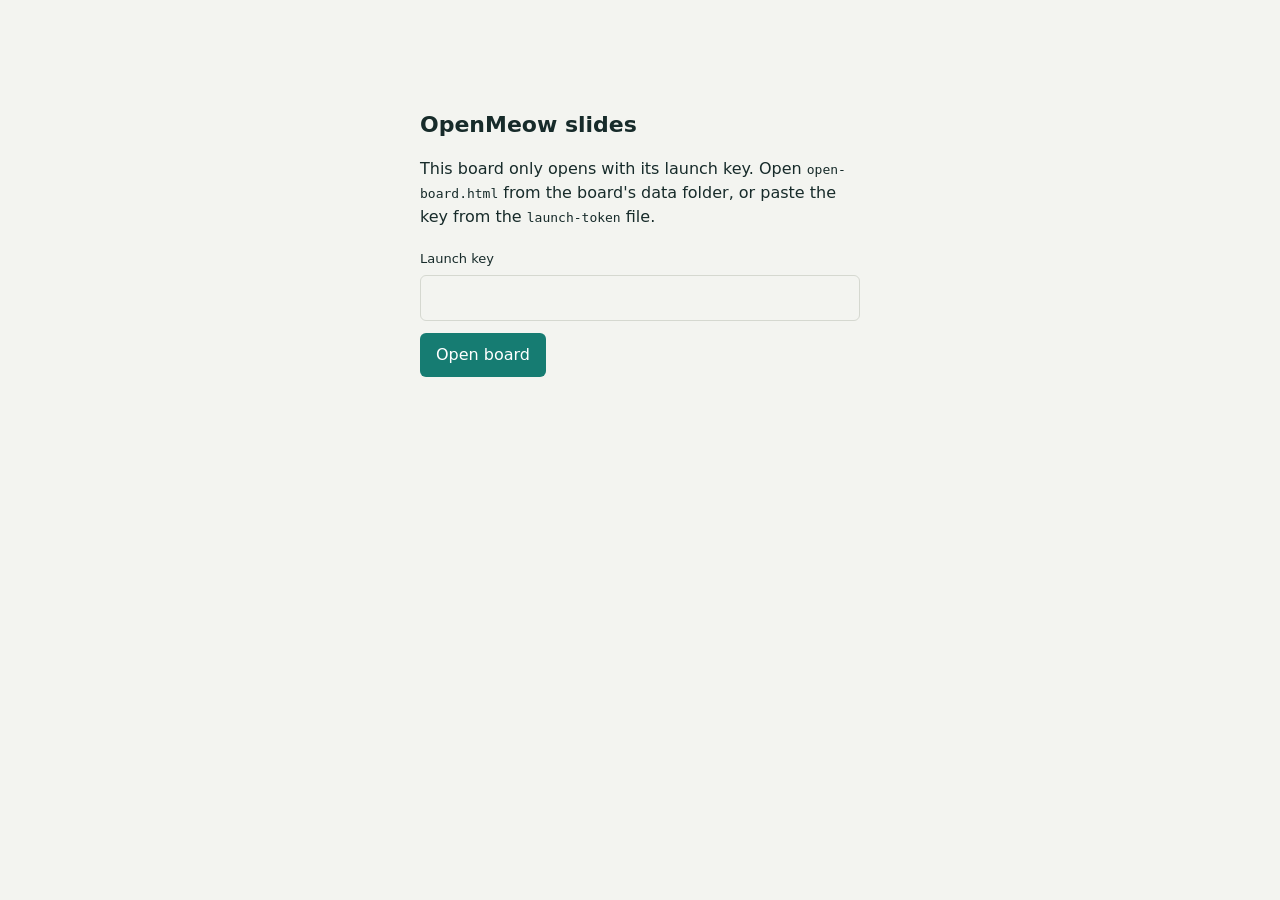
<file: runner/slides/signin.html>
<!doctype html>
<html lang="en">
<head>
<meta charset="utf-8">
<meta name="viewport" content="width=device-width, initial-scale=1">
<title>OpenMeow · sign in</title>
<style>
  :root { --paper: #F3F4F0; --ink: #172B2A; --teal: #167C72; --line: #D5D8D0; }
  @media (prefers-color-scheme: dark) { :root { --paper: #182328; --ink: #EEF0EA; --line: #2E3B40; } }
  body { margin: 0; background: var(--paper); color: var(--ink); font: 16px/1.5 "Space Grotesk", "Segoe UI", system-ui, sans-serif; }
  main { max-width: 440px; margin: 12vh auto; padding: 0 16px; }
  h1 { font-size: 22px; font-weight: 600; }
  label { display: block; font-size: 13px; margin: 20px 0 6px; }
  input { width: 100%; box-sizing: border-box; padding: 10px; border: 1px solid var(--line); border-radius: 6px; background: transparent; color: inherit; font: inherit; }
  button { margin-top: 12px; padding: 10px 16px; border: 0; border-radius: 6px; background: var(--teal); color: #fff; font: inherit; cursor: pointer; }
  code { font-size: 13px; }
  .err { color: #B3412E; }
</style>
</head>
<body>
<main>
  <h1>OpenMeow slides</h1>
  <p>This board only opens with its launch key. Open <code>open-board.html</code> from the board's data folder, or paste the key from the <code>launch-token</code> file.</p>
  <!--msg-->
  <form method="post" action="/session">
    <label for="key">Launch key</label>
    <input id="key" name="key" type="password" autocomplete="off" required>
    <button type="submit">Open board</button>
  </form>
</main>
</body>
</html>
</file>
<file: world.css>
/* Modern world preview: native scrolling and readable content without JavaScript. */
:root {
  --paper: #f3f4f0;
  --ink: #172b2a;
  --muted: #586762;
  --teal: #167c72;
  --line: #d5ddda;
  --sidebar: 205px;
  --header: 78px;
  font-family: Arial, Helvetica, sans-serif;
  color: var(--ink);
  background: var(--paper);
  color-scheme: light;
}
* {
  box-sizing: border-box;
}
html {
  scroll-padding-top: calc(var(--header) + 20px);
}
body {
  margin: 0;
  -webkit-font-smoothing: antialiased;
}
a {
  color: inherit;
  text-underline-offset: 5px;
}
button,
input {
  font: inherit;
}
button,
a,
input {
  touch-action: manipulation;
}
a:focus-visible,
button:focus-visible,
input:focus-visible {
  outline: 3px solid var(--teal);
  outline-offset: 5px;
}
button {
  cursor: pointer;
}
img {
  display: block;
  width: 100%;
  height: auto;
}
h1,
h2,
h3,
.brand {
  font-family: "Space Grotesk", Arial, sans-serif;
}
h1,
h2,
h3,
p {
  margin: 0;
}
h1,
h2 {
  letter-spacing: -0.055em;
  font-weight: 500;
}
h1 {
  font-size: clamp(52px, 5.3vw, 94px);
  line-height: 1.02;
}
h2 {
  font-size: clamp(35px, 3.15vw, 58px);
  line-height: 1.07;
}
h3 {
  font-size: 22px;
  letter-spacing: -0.035em;
  font-weight: 500;
}
button[hidden],
[hidden] {
  display: none !important;
}
.skip {
  position: fixed;
  top: -100px;
  left: 16px;
  background: var(--paper);
  padding: 16px;
  z-index: 100;
}
.skip:focus {
  top: 12px;
}
.site-header {
  height: var(--header);
  position: sticky;
  top: 0;
  z-index: 40;
  display: flex;
  align-items: center;
  justify-content: space-between;
  gap: 24px;
  padding: 0 30px;
  background: rgba(243, 244, 240, 0.97);
  border-bottom: 1px solid var(--line);
}
.brand {
  display: inline-flex;
  align-items: center;
  text-decoration: none;
  font-size: 25px;
  font-weight: 600;
  letter-spacing: -0.055em;
  white-space: nowrap;
}
.brand img {
  width: 42px;
  height: 42px;
  margin-right: 10px;
}
.brand-meow {
  color: var(--teal);
}
.brand-dot {
  color: #ad6548;
}
.preview-label {
  font-size: 11px;
  letter-spacing: 0.1em;
  text-transform: uppercase;
  color: var(--muted);
  margin-right: auto;
  padding-left: 30px;
}
.header-actions {
  display: flex;
  align-items: center;
  gap: 24px;
  font-size: 13px;
}
.find-short {
  display: none;
}
.header-actions > a {
  text-decoration: none;
  border-bottom: 1px solid var(--ink);
  padding: 10px 0;
}
.header-actions button {
  border: 1px solid var(--line);
  background: transparent;
  border-radius: 30px;
  padding: 10px 16px;
  min-height: 44px;
  font-size: 12px;
}
.room-nav {
  position: fixed;
  top: var(--header);
  bottom: 0;
  left: 0;
  width: var(--sidebar);
  padding: 34px 16px;
  border-right: 1px solid var(--line);
  z-index: 30;
  background: var(--paper);
  overflow: auto;
}
.nav-heading {
  display: block;
  text-transform: uppercase;
  font-size: 10px;
  letter-spacing: 0.14em;
  color: var(--muted);
  margin: 0 12px 22px;
}
.room-nav a {
  display: flex;
  gap: 12px;
  align-items: center;
  padding: 14px 10px;
  text-decoration: none;
  font-size: 12px;
  line-height: 1.35;
  border-radius: 4px;
  min-height: 48px;
}
.nav-number {
  font-size: 10px;
  color: var(--muted);
  width: 16px;
  flex: none;
}
.room-nav a[aria-current] {
  background: #dfeae3;
  color: #125b53;
}
.room-nav a:hover {
  background: #e9ede7;
}
.room-nav a[aria-current] .nav-number {
  color: var(--teal);
}
main {
  margin-left: var(--sidebar);
}
.scene-section {
  scroll-margin-top: var(--header);
  outline: none;
}
.arrival {
  min-height: calc(100svh - var(--header));
  position: relative;
  display: flex;
  align-items: center;
  overflow: clip;
  background: #e9f0ef;
}
.arrival-art {
  position: absolute;
  inset: 0;
}
.arrival-art picture,
.arrival-art img {
  height: 100%;
  width: 100%;
  object-fit: cover;
  object-position: center;
}
.arrival-art:after {
  content: "";
  position: absolute;
  inset: 0;
  background: linear-gradient(
    90deg,
    rgba(240, 245, 241, 0.92),
    rgba(240, 245, 241, 0.65) 27%,
    transparent 64%
  );
}
.arrival-copy {
  position: relative;
  z-index: 2;
  width: 55%;
  padding: 60px 0 95px 5%;
  max-width: 670px;
  pointer-events: none;
}
.arrival-copy a {
  pointer-events: auto;
}
.eyebrow {
  text-transform: uppercase;
  font-size: 10px;
  letter-spacing: 0.14em;
  font-weight: 600;
  line-height: 1.7;
}
.arrival-copy .eyebrow {
  display: flex;
  align-items: center;
  gap: 8px;
  margin-bottom: 25px;
}
.status-dot {
  height: 6px;
  width: 6px;
  border-radius: 50%;
  background: var(--teal);
}
.intro {
  font-size: 16px;
  line-height: 1.7;
  max-width: 32ch;
  margin-top: 24px;
}
.primary-link {
  display: inline-flex;
  gap: 35px;
  background: var(--ink);
  color: white;
  padding: 17px 22px;
  border-radius: 3px;
  text-decoration: none;
  font-size: 13px;
  margin-top: 30px;
  min-height: 52px;
  align-items: center;
}
.arrival-footer {
  position: absolute;
  bottom: 0;
  left: 0;
  right: 0;
  padding: 24px 5%;
  display: flex;
  justify-content: space-between;
  gap: 15px;
  font-size: 10px;
  text-transform: uppercase;
  letter-spacing: 0.08em;
  background: linear-gradient(transparent, rgba(243, 244, 240, 0.85));
}
.room {
  padding: 42px 4.5% 28px;
  border-bottom: 1px solid var(--line);
  min-height: calc(100svh - var(--header));
  display: flex;
  flex-direction: column;
  justify-content: center;
}
.room-heading {
  display: flex;
  align-items: center;
  gap: 24px;
  margin-bottom: 38px;
  font-size: 12px;
}
.room-heading > .eyebrow {
  color: var(--teal);
  min-width: 100px;
}
.room-count {
  margin-left: auto;
  font-size: 10px;
  color: var(--muted);
}
.room-body {
  display: grid;
  grid-template-columns: minmax(220px, 0.8fr) minmax(0, 1.8fr);
  gap: 5%;
  align-items: center;
}
.room-copy > p:not(.availability) {
  font-size: 15px;
  line-height: 1.8;
  color: var(--muted);
  margin-top: 24px;
  max-width: 38ch;
}
.text-link {
  display: inline-flex;
  align-items: center;
  gap: 20px;
  font-size: 13px;
  font-weight: 600;
  margin-top: 28px;
  text-decoration: none;
  border-bottom: 1px solid var(--ink);
  padding-bottom: 10px;
}
.availability {
  font-size: 10px;
  line-height: 1.65;
  color: var(--muted);
  margin-top: 16px;
  max-width: 34ch;
}
.scene-art {
  overflow: hidden;
  position: relative;
  background: #e6ebe6;
}
.room .scene-art {
  border-radius: 5px;
  aspect-ratio: 1672/941;
}
.scene-art picture {
  display: block;
}
.room .scene-art img {
  width: 100%;
  height: auto;
  transform: scale(var(--camera, 1));
  transform-origin: 50% 50%;
}
.room-flow {
  list-style: none;
  display: grid;
  grid-template-columns: repeat(3, minmax(0, 1fr));
  padding: 18px 0 0;
  margin: 0;
  gap: 14px;
}
.room-flow li {
  font-size: 11px;
  line-height: 1.6;
  border-top: 1px solid var(--line);
  padding-top: 12px;
}
.room-flow span {
  display: block;
  color: var(--muted);
  font-size: 9px;
  margin-bottom: 4px;
}
.next-room {
  align-self: flex-end;
  font-size: 11px;
  text-decoration: none;
  padding: 28px 0 0;
  display: flex;
  gap: 25px;
  align-items: center;
}
.night {
  background: #1a2e30;
  color: #f0f4ee;
  --muted: #b4c7c3;
  --line: #3d5051;
}
.night .eyebrow {
  color: #9ecfc2;
}
.night .text-link {
  border-color: #b4c7c3;
}
.directory {
  padding: 90px 6%;
  background: #e8ede6;
  scroll-margin-top: calc(var(--header) + 20px);
}
.directory-intro {
  display: grid;
  grid-template-columns: 1fr 1fr;
  gap: 20px 50px;
  align-items: end;
}
.directory-intro .eyebrow {
  grid-column: 1/-1;
  color: var(--teal);
}
.directory-intro > p:last-child {
  font-size: 15px;
  line-height: 1.8;
  color: var(--muted);
  max-width: 43ch;
}
.search-control {
  margin: 40px 0 24px;
  max-width: 600px;
}
.search-control label {
  display: block;
  font-size: 12px;
  margin-bottom: 10px;
}
.search-control input {
  width: 100%;
  border: 1px solid #9caca3;
  background: #f8f9f5;
  color: var(--ink);
  border-radius: 4px;
  padding: 15px 17px;
  font-size: 16px;
  min-height: 52px;
}
.search-control p {
  font-size: 11px;
  color: var(--muted);
  margin-top: 10px;
}
.capability-list {
  margin-top: 30px;
}
.capability {
  scroll-margin-top: calc(var(--header) + 24px);
  display: grid;
  grid-template-columns: 1fr 1.2fr 0.75fr;
  gap: 25px;
  align-items: center;
  padding: 27px 0;
  border-top: 1px solid #c9d3ca;
}
.cap-type {
  text-transform: uppercase;
  font-size: 9px;
  letter-spacing: 0.1em;
  color: var(--muted);
  margin-bottom: 7px;
}
.cap-description {
  font-size: 13px;
  line-height: 1.65;
  color: var(--muted);
  max-width: 45ch;
}
.cap-action {
  display: flex;
  flex-direction: column;
  align-items: flex-end;
  gap: 10px;
  font-size: 12px;
}
.cap-status {
  font-size: 10px;
  color: var(--muted);
}
#search-empty {
  padding: 30px 0;
  font-size: 15px;
  line-height: 1.7;
}
.site-footer {
  padding: 50px 6%;
  display: flex;
  gap: 20px;
  flex-wrap: wrap;
  align-items: center;
}
.site-footer .brand {
  font-size: 23px;
}
.site-footer > p {
  font-size: 12px;
  color: var(--muted);
}
.site-footer .preview-note {
  width: 100%;
  font-size: 10px;
}
.site-footer > div {
  display: flex;
  flex-wrap: wrap;
  gap: 25px;
  font-size: 11px;
  width: 100%;
}
.media-error:after {
  content: "Scene unavailable — explore the room below.";
  position: absolute;
  inset: 0;
  display: grid;
  place-items: center;
  padding: 20px;
  background: #dfeae3;
  color: #172b2a;
  font-size: 14px;
  text-align: center;
}
@media (min-width: 1600px) {
  :root {
    --sidebar: 230px;
  }
  .room {
    padding-inline: 5%;
  }
  .room-body {
    grid-template-columns: minmax(260px, 0.75fr) minmax(0, 1.9fr);
  }
}
@media (max-width: 1150px) {
  :root {
    --sidebar: 170px;
  }
  .room-nav {
    padding-inline: 8px;
  }
  .room-nav a {
    font-size: 11px;
    gap: 8px;
  }
  .preview-label {
    display: none;
  }
  .room-body {
    grid-template-columns: minmax(200px, 0.85fr) minmax(0, 1.4fr);
    gap: 28px;
  }
  .room h2 {
    font-size: 34px;
  }
  .room-copy > p:not(.availability) {
    font-size: 14px;
  }
  .room-heading {
    gap: 15px;
  }
  .arrival-copy {
    width: 65%;
  }
  .arrival h1 {
    font-size: 62px;
  }
}
@media (max-width: 900px) {
  :root {
    --sidebar: 0px;
    --header: 124px;
  }
  .site-header {
    height: 72px;
    padding: 0 22px;
    gap: 12px;
  }
  .header-actions {
    gap: 15px;
  }
  .header-actions > a {
    font-size: 12px;
  }
  .brand {
    font-size: 24px;
  }
  .brand img {
    width: 34px;
    height: 34px;
    margin-right: 7px;
  }
  .room-nav {
    position: sticky;
    top: 72px;
    height: 52px;
    width: 100%;
    bottom: auto;
    display: flex;
    align-items: center;
    overflow-x: auto;
    overflow-y: hidden;
    padding: 0 12px;
    gap: 5px;
    border-right: 0;
    border-bottom: 1px solid var(--line);
    scrollbar-width: none;
  }
  .room-nav::-webkit-scrollbar {
    display: none;
  }
  .nav-heading {
    display: none;
  }
  .room-nav a {
    flex-shrink: 0;
    white-space: nowrap;
    font-size: 11px;
    min-height: 40px;
    padding: 10px 12px;
  }
  .nav-number {
    width: auto;
  }
  .arrival {
    min-height: calc(100svh - 124px);
  }
  .arrival h1 {
    font-size: 68px;
  }
  .room {
    min-height: auto;
    padding-block: 32px;
  }
  .room-body {
    grid-template-columns: 1fr 1.6fr;
    gap: 25px;
  }
  .room h2 {
    font-size: 33px;
  }
  .room-copy > p:not(.availability) {
    font-size: 13px;
    margin-top: 18px;
  }
}
@media (max-width: 700px) {
  .find-long {
    display: none;
  }
  .find-short {
    display: inline;
  }
  .header-actions > a {
    white-space: nowrap;
  }
  .site-header {
    padding-inline: 16px;
  }
  .header-actions > a {
    max-width: 105px;
    font-size: 11px;
  }
  .header-actions button {
    font-size: 10px;
    padding: 8px 11px;
  }
  .brand {
    font-size: 22px;
  }
  .brand img {
    width: 32px;
    height: 32px;
  }
  .header-actions {
    gap: 13px;
  }
  .arrival {
    display: flex;
    flex-direction: column;
    padding: 0;
    min-height: auto;
    background: #edf3f0;
  }
  .arrival-art {
    position: relative;
    inset: auto;
    order: 2;
    width: 100%;
  }
  .arrival-art picture,
  .arrival-art img {
    height: auto;
    object-fit: contain;
  }
  .arrival-art:not(.media-error):after {
    display: none;
  }
  .arrival-copy {
    padding: 40px 25px 24px;
    width: 100%;
    max-width: none;
    order: 1;
  }
  .arrival h1 {
    font-size: clamp(47px, 11.5vw, 74px);
    line-height: 1.03;
  }
  .arrival-copy .eyebrow {
    margin-bottom: 20px;
    font-size: 9px;
  }
  .intro {
    font-size: 14px;
    line-height: 1.65;
    margin-top: 18px;
    max-width: 38ch;
  }
  .primary-link {
    margin-top: 22px;
    padding: 14px 18px;
    min-height: 48px;
    font-size: 12px;
  }
  .arrival-footer {
    position: relative;
    order: 3;
    width: 100%;
    padding: 20px 25px;
    font-size: 8px;
    line-height: 1.7;
  }
  .arrival-footer span:last-child {
    display: none;
  }
  .room {
    padding: 30px 20px 25px;
  }
  .room-heading {
    margin-bottom: 25px;
    gap: 10px;
    font-size: 10px;
  }
  .room-heading > .eyebrow {
    min-width: 80px;
    font-size: 8px;
  }
  .room-count {
    font-size: 8px;
  }
  .room-body {
    display: flex;
    flex-direction: column;
    gap: 27px;
    align-items: stretch;
  }
  .room-copy {
    max-width: 520px;
  }
  .room h2 {
    font-size: 40px;
    max-width: 14ch;
  }
  .room-copy > p:not(.availability) {
    font-size: 14px;
    line-height: 1.75;
    max-width: 48ch;
  }
  .text-link {
    margin-top: 20px;
    font-size: 12px;
  }
  .availability {
    max-width: none;
    font-size: 9px;
    margin-top: 12px;
  }
  .room .scene-art {
    border-radius: 4px;
  }
  .room-flow {
    gap: 10px;
    padding-top: 12px;
  }
  .room-flow li {
    font-size: 10px;
  }
  .next-room {
    padding-top: 25px;
    font-size: 10px;
  }
  .directory {
    padding: 55px 24px;
  }
  .directory-intro {
    display: block;
  }
  .directory-intro h2 {
    font-size: 48px;
    margin: 18px 0;
  }
  .directory-intro > p:last-child {
    font-size: 14px;
  }
  .capability {
    grid-template-columns: 1fr;
    gap: 10px;
    padding: 24px 0;
  }
  .cap-action {
    align-items: center;
    flex-direction: row;
    justify-content: space-between;
    margin-top: 5px;
  }
  .cap-description {
    max-width: none;
  }
  .site-footer {
    padding: 36px 24px;
  }
}
@media (max-width: 700px) and (orientation: portrait) {
  .room .scene-art {
    aspect-ratio: 941/1672;
  }
  .room .scene-art img {
    aspect-ratio: 941/1672;
  }
  .arrival-art {
    max-height: none;
  }
}
@media (max-height: 600px) and (orientation: landscape) {
  .room {
    min-height: auto;
  }
  .arrival {
    min-height: 600px;
  }
  .arrival h1 {
    font-size: 52px;
  }
  .room-body {
    grid-template-columns: 1fr 1.5fr;
  }
  .room h2 {
    font-size: 30px;
  }
  .room-nav {
    scroll-behavior: auto;
  }
}
@media (prefers-reduced-motion: reduce) {
  *,
  *:before,
  *:after {
    scroll-behavior: auto !important;
    animation: none !important;
    transition: none !important;
  }
  .scene-art img {
    transform: none !important;
  }
}
/* Keep the hero art behind its copy; .scene-art also serves normal-flow room images. */
.room-readiness { margin-top: 22px; padding: 16px 0; border-top: 1px solid currentColor; font-size: 13px; line-height: 1.55; }
.room-readiness p + p { margin-top: 12px; }
.room-readiness strong { display: block; font-size: 11px; text-transform: uppercase; letter-spacing: .07em; margin-bottom: 4px; }
.room-tool-link { display: inline-block; margin: 14px 0; font-size: 13px; text-underline-offset: 4px; }
.readiness-intro { font-size: 12px; margin-top: 18px; }
.shared-layers { padding: 80px max(24px, 8vw); background: #e7ece8; color: #19332e; }
.shared-layers h2 { font-size: clamp(32px, 5vw, 64px); line-height: 1.1; margin-bottom: 20px; }
.shared-grid { display: grid; grid-template-columns: repeat(4, 1fr); gap: 16px; margin-top: 28px; }
.shared-grid a { padding: 22px; border: 1px solid #a5b8b0; border-radius: 10px; color: inherit; text-decoration: none; }
.shared-grid a:hover { background: #d7e4dd; }
.shared-grid strong, .shared-grid span { display: block; }
.shared-grid span { margin-top: 10px; font-size: 14px; line-height: 1.5; }
.status-guide { display: grid; grid-template-columns: repeat(3, 1fr); gap: 24px; margin: 32px 0 18px; }
.status-guide p, .catalog-date { font-size: 13px; line-height: 1.6; margin-top: 12px; }
.catalog-date { margin-bottom: 24px; }
.cap-status[data-stage] { display: inline-block; border-radius: 20px; padding: 6px 11px; font-size: 11px; font-weight: 600; }
.cap-status[data-stage="working"] { color: #174d3e; background: #dceee4; }
.cap-status[data-stage="pilot"] { color: #214b6a; background: #e0edf8; }
.cap-status[data-stage="development"] { color: #644719; background: #f4e9d3; }
.catalog-filters { display: flex; gap: 16px; margin: 16px 0; flex-wrap: wrap; }
.catalog-filters label { flex: 1; min-width: 160px; }
.catalog-filters select { display: block; width: 100%; min-height: 44px; margin-top: 8px; padding: 10px; font: inherit; background: white; color: #233c36; border: 1px solid #a5b8b0; border-radius: 6px; }
.room-catalog { scroll-margin-top: calc(var(--header) + 24px); }
.room-catalog > h3 { margin-top: 42px; padding-bottom: 14px; font-size: 24px; border-bottom: 2px solid #6c897f; }
.capability h4 { font-size: 24px; margin-top: 8px; }
.tool-output { margin-top: 10px; font-size: 13px; }
.cap-readiness { grid-column: 1 / -1; display: grid; grid-template-columns: 1fr 1fr; gap: 24px; padding: 16px 20px; background: #edf0eb; border-radius: 8px; }
.cap-readiness dt { font-weight: 600; font-size: 12px; margin-bottom: 6px; }
.cap-readiness dd { margin: 0; font-size: 13px; line-height: 1.6; }
@media (max-width: 700px) {
  .status-guide, .cap-readiness { grid-template-columns: 1fr; gap: 16px; }
  .shared-grid { grid-template-columns: 1fr 1fr; }
  .shared-grid a { padding: 16px; }
  .shared-layers { padding: 48px 24px; }
}
@media (max-width: 380px) { .shared-grid { grid-template-columns: 1fr; } }
html {
  scroll-padding-top: 0;
}
.scene-section {
  scroll-margin-top: calc(var(--header) + 18px);
}
.arrival > .arrival-art {
  position: absolute;
}
@media (max-width: 700px) {
  .arrival > .arrival-art {
    position: relative;
  }
}
</file>
<file: world-scroll.css>
/* The world remains an ordinary document. Motion only enhances its windows. */
html {
  scrollbar-gutter: stable;
}
.journey-progress {
  position: fixed;
  top: calc(var(--header) - 2px);
  left: var(--sidebar);
  right: 0;
  height: 2px;
  z-index: 45;
  pointer-events: none;
}
.journey-progress span {
  display: block;
  height: 100%;
  background: var(--teal);
  transform: scaleX(var(--journey, 0));
  transform-origin: left;
}
.building-toggle {
  width: 100%;
  display: flex;
  align-items: center;
  gap: 12px;
  text-align: left;
  min-height: 52px;
  padding: 12px;
  margin-bottom: 12px;
  border: 1px solid var(--line);
  border-radius: 4px;
  background: transparent;
  color: var(--ink);
  font-size: 11px;
}
.building-toggle:hover {
  background: #e5ece6;
}
.building-toggle > span:last-child {
  display: flex;
  width: 100%;
  justify-content: space-between;
  gap: 12px;
  align-items: center;
}
#floor-readout {
  font: 10px monospace;
  color: var(--teal);
}
.map-short {
  display: none;
}
.floor-icon {
  width: 16px;
  height: 25px;
  display: flex;
  flex-direction: column-reverse;
  gap: 2px;
  flex-shrink: 0;
}
.floor-icon i {
  display: block;
  height: 3px;
  width: 16px;
  background: #c6d2cd;
}
.floor-icon i.is-current {
  background: var(--teal);
}
.room {
  display: block;
  padding: 0;
  min-height: 0;
  position: relative;
}
.room-stage {
  min-height: calc(100svh - var(--header) - 18px);
  padding: 42px 4.5% 28px;
  display: flex;
  flex-direction: column;
  justify-content: center;
}
.room.is-pinned {
  min-height: calc(var(--stage-height) + 38svh);
}
.room.is-pinned .room-stage {
  position: sticky;
  top: calc(var(--header) + 12px);
}
.scene-art img {
  transform: translate3d(var(--camera-x, 0%), var(--camera-y, 0%), 0)
    scale(var(--camera, 1));
}
.room .scene-art img {
  transform: translate3d(var(--camera-x, 0%), var(--camera-y, 0%), 0)
    scale(var(--camera, 1));
}
.window-frame {
  position: absolute;
  inset: 0;
  pointer-events: none;
  border: 1px solid rgba(23, 43, 42, 0.14);
  border-radius: inherit;
  box-shadow: inset 0 0 0 6px rgba(255, 255, 255, 0.13);
}
.window-frame:before,
.window-frame:after {
  content: "";
  position: absolute;
  top: 0;
  bottom: 0;
  width: 1px;
  background: rgba(255, 255, 255, 0.24);
}
.window-frame:before {
  left: 8px;
}
.window-frame:after {
  right: 8px;
}
.room-flow li {
  position: relative;
}
.room-flow li:before {
  content: "";
  position: absolute;
  left: 0;
  top: -1px;
  right: 0;
  height: 2px;
  background: var(--teal);
  transform-origin: left;
  transform: scaleX(var(--beat-fill, 0));
}
.room-flow li.is-current {
  color: var(--teal);
}
.night .room-flow li.is-current {
  color: #b4e8d5;
}
.night .room-flow li:before {
  background: #8ac6b5;
}
.room-exit {
  display: flex;
  justify-content: space-between;
  align-items: center;
  gap: 20px;
}
.room-scroll-note {
  display: none;
  color: var(--muted);
  font-size: 10px;
  padding-top: 28px;
  letter-spacing: 0.02em;
}
[data-world-enhanced] .room-scroll-note {
  display: block;
}
.room-scroll-note span {
  margin-left: 10px;
}
.scroll-invitation {
  display: flex;
  align-items: center;
  gap: 12px;
}
.scroll-invitation i {
  display: block;
  width: 30px;
  height: 1px;
  background: var(--ink);
  transform: scaleX(var(--arrival-line, 1));
  transform-origin: left;
}
.map-open {
  overflow: hidden;
}
#building-map {
  width: min(1100px, calc(100% - 48px));
  max-height: calc(100svh - 48px);
  padding: 0;
  border: 1px solid #c2cec7;
  border-radius: 8px;
  background: var(--paper);
  color: var(--ink);
  overflow: auto;
  box-shadow: 0 30px 100px #071e2940;
}
#building-map::backdrop {
  background: rgba(16, 32, 34, 0.64);
  backdrop-filter: blur(5px);
}
.map-header {
  display: flex;
  align-items: center;
  justify-content: space-between;
  gap: 20px;
  padding: 28px 32px 24px;
  border-bottom: 1px solid var(--line);
}
.map-header .eyebrow {
  color: var(--teal);
  margin-bottom: 8px;
}
.map-header h2 {
  font-size: 36px;
}
#map-close {
  flex-shrink: 0;
  min-height: 44px;
  background: transparent;
  border: 1px solid var(--line);
  padding: 10px 15px;
  border-radius: 30px;
  font-size: 12px;
  color: inherit;
}
#map-close span {
  font-size: 18px;
  margin-left: 14px;
}
.map-body {
  display: grid;
  grid-template-columns: minmax(0, 1.3fr) minmax(280px, 1fr);
}
.map-elevation {
  position: sticky;
  top: 0;
  align-self: start;
  overflow: hidden;
  margin: 32px 0 0 24px;
}
.map-elevation img {
  width: 100%;
  height: auto;
  display: block;
  border-radius: 4px;
}
.map-building {
  position: relative;
}
.map-floor-light {
  position: absolute;
  top: calc(var(--floor-y, 81) * 1% - 6%);
  height: 13%;
  left: 34%;
  width: 54%;
  border: 1px solid #148275;
  background: rgba(90, 203, 175, 0.11);
  pointer-events: none;
}
.map-caption {
  font-size: 11px;
  line-height: 1.7;
  padding: 20px 0;
  color: var(--muted);
}
.map-stops {
  padding: 10px 32px 22px;
}
.map-stop {
  display: grid;
  grid-template-columns: 28px 1fr;
  gap: 16px;
  padding: 15px 0;
  border-bottom: 1px solid var(--line);
}
.map-stop:last-child {
  border-bottom: 0;
}
.stop-code {
  color: var(--muted);
  font: 11px monospace;
  padding-top: 4px;
}
.map-stop p {
  font-size: 10px;
  color: var(--muted);
  margin-bottom: 7px;
}
.map-stop a {
  display: block;
  width: fit-content;
  min-height: 30px;
  padding: 6px 0;
  font-size: 13px;
  line-height: 1.4;
  text-decoration: none;
}
.map-stop a span {
  padding-left: 9px;
}
.map-stop a:hover {
  text-decoration: underline;
}
.map-stop.is-current .stop-code {
  color: var(--teal);
}
.map-stop.is-current {
  border-left: 2px solid var(--teal);
  padding-left: 12px;
  margin-left: -14px;
}
@media (min-width: 901px) and (max-height: 820px) {
  .room-nav {
    padding-top: 18px;
  }
  .nav-heading {
    margin-bottom: 12px;
  }
  .room-nav a {
    min-height: 42px;
    padding-block: 10px;
  }
  .room-stage {
    padding-block: 24px 20px;
  }
  .room-heading {
    margin-bottom: 26px;
  }
}
@media (max-width: 900px) {
  .map-long {
    display: none;
  }
  .map-short {
    display: inline;
  }
  .building-toggle {
    width: auto;
    margin: 0 8px 0 0;
    min-height: 38px;
    padding: 6px 11px;
    flex-shrink: 0;
    font-size: 10px;
    position: sticky;
    left: 0;
    z-index: 2;
    background: var(--paper);
    box-shadow: 8px 0 8px var(--paper);
  }
  .building-toggle > span:last-child {
    gap: 6px;
  }
  .floor-icon {
    height: 21px;
    width: 12px;
  }
  .floor-icon i {
    width: 12px;
    height: 2px;
  }
  .room-stage {
    min-height: 0;
    padding: 32px 4.5%;
  }
  .room-scroll-note {
    display: none !important;
  }
  .room-exit {
    justify-content: flex-end;
  }
}
@media (max-width: 700px) {
  .room-stage {
    padding: 30px 20px 25px;
  }
  .window-frame {
    box-shadow: inset 0 0 0 4px rgba(255, 255, 255, 0.13);
  }
  #building-map {
    width: calc(100% - 24px);
    max-height: calc(100svh - 24px);
  }
  .map-header {
    padding: 18px 20px;
    position: sticky;
    top: 0;
    z-index: 2;
    background: var(--paper);
  }
  .map-header h2 {
    font-size: 28px;
  }
  .map-header .eyebrow {
    font-size: 8px;
  }
  .map-body {
    display: block;
  }
  .map-elevation {
    position: relative;
    margin: 18px 20px 0;
  }
  .map-stops {
    padding: 0 20px 14px;
  }
  .map-stop {
    padding-block: 12px;
  }
  .map-stop a {
    min-height: 44px;
    display: flex;
    align-items: center;
    padding: 8px 0;
  }
  .map-caption {
    padding-block: 12px;
    font-size: 10px;
  }
}
@media (prefers-reduced-motion: reduce) {
  .scene-art img,
  .room .scene-art img {
    transform: none !important;
  }
}
</file>
<file: world-demos.css>
/* Room art establishes the world; the foreground demonstrates the actual work. */
.sr-only { position: absolute; width: 1px; height: 1px; padding: 0; margin: -1px; overflow: hidden; clip-path: inset(50%); white-space: nowrap; border: 0; }
.arrival-copy { width: 62%; max-width: 790px; }
.arrival h1 { font-size: clamp(48px, 4.8vw, 84px); }
.arrival-copy .intro { max-width: 38ch; }
.arrival-routes { display: flex; flex-wrap: wrap; gap: 12px 20px; margin-top: 26px; max-width: 440px; font-size: 12px; }
.room-heading { margin-bottom: 24px; }
.room-stage { padding-top: 32px; justify-content: flex-start; }
.room.is-pinned { min-height: calc(var(--stage-height) + 72svh); }
.room-body { grid-template-columns: minmax(280px, .95fr) minmax(0, 1.65fr); gap: 5%; align-items: start; }
.room-copy { padding-top: 2px; }
.room-copy.copy-pinned { position: sticky; top: calc(var(--header) + 16px); }
.room .room-copy > p.product-name { font: 600 12px "Space Grotesk", Arial, sans-serif; letter-spacing: .02em; color: var(--teal); margin: 0 0 14px; max-width: none; }
.room h2 { font-size: clamp(34px, 2.95vw, 50px); line-height: 1.08; max-width: 18ch; }
.room .room-copy > p.product-summary { margin-top: 18px; font-size: 14px; line-height: 1.7; max-width: 42ch; }
.room-features { margin-top: 24px; }
.feature-label, .room-benefit > span { text-transform: uppercase; letter-spacing: .12em; font-size: 9px; font-weight: 600; color: var(--muted); }
.room-features ul { list-style: none; padding: 0; margin: 12px 0 0; }
.room-features li { position: relative; padding-left: 17px; margin-top: 13px; font-size: 12px; line-height: 1.55; }
.room-features li:before { content: '+'; color: var(--teal); position: absolute; left: 0; top: 0; }
.room-features strong { display: block; font-size: 13px; font-weight: 600; }
.room-features li > span { display: block; color: var(--muted); margin-top: 2px; }
.room-benefit { margin-top: 22px; border-left: 2px solid var(--teal); padding: 2px 0 2px 14px; }
.room-benefit p { margin-top: 7px; font-size: 13px; line-height: 1.6; max-width: 41ch; }
.room-copy .text-link { margin-top: 20px; padding-bottom: 7px; }
.availability { margin-top: 10px; }
.room .scene-art { border-radius: 6px 6px 0 0; }
.scene-label { position: absolute; inset: auto 0 0; display: flex; justify-content: space-between; padding: 14px 18px; color: white; background: linear-gradient(transparent, #102e30b3); font-size: 10px; letter-spacing: .03em; }
.scene-label span { font-family: monospace; opacity: .9; }
.demo-track { position: relative; scroll-margin-top: calc(var(--header) + 12px); }
.demo-track.is-pinned { min-height: calc(var(--demo-height) + 62svh); }
.demo-track.is-pinned .demo-pin { position: sticky; top: calc(var(--header) + 12px); }
.demo-pin { background: var(--paper); border-radius: 0 0 6px 6px; }
.compact-room-art { display: none; }
.demo-topline { display: flex; justify-content: space-between; align-items: center; gap: 10px; padding: 15px 18px 12px; font-size: 9px; color: var(--muted); border-inline: 1px solid var(--line); background: #e9efeb; }
.demo-topline > span:first-child { display: flex; align-items: center; gap: 7px; font-size: 10px; text-transform: uppercase; letter-spacing: .1em; color: var(--ink); }
.demo-topline i { display: block; width: 5px; height: 5px; background: var(--teal); border-radius: 50%; }
.demo-surface { --route: 1; --resolve: 1; --demo-progress: 1; height: 245px; position: relative; overflow: hidden; isolation: isolate; background: #e9efeb; color: #172b2a; border: 1px solid #cbd7d0; border-top: 0; font-size: 12px; }
.demo-surface:before { content: ''; position: absolute; inset: 0; z-index: -1; background-image: linear-gradient(#6e918815 1px, transparent 1px), linear-gradient(90deg, #6e918815 1px, transparent 1px); background-size: 24px 24px; mask-image: linear-gradient(transparent, black); }
.demo-surface:after { content: ''; position: absolute; bottom: 0; height: 3px; left: 0; width: 100%; transform: scaleX(var(--demo-progress)); transform-origin: left; background: #198577; }
.work-card { position: absolute; padding: 15px; border: 1px solid #bacdc1; border-radius: 5px; background: #fcfdf9; box-shadow: 0 5px 13px #20372e0d; }
.work-label { display: block; color: #5c7168; font: 9px monospace; letter-spacing: .03em; text-transform: uppercase; margin-bottom: 8px; }
.work-card strong { display: block; font-size: 14px; line-height: 1.35; font-weight: 600; letter-spacing: -.015em; }
.work-card p { font-size: 10px; line-height: 1.6; color: #596e64; margin-top: 8px; }
.demo-chip { display: inline-block; font-size: 8px; line-height: 1.5; padding: 4px 7px; border-radius: 3px; background: #e4ebe4; color: #455b50; white-space: normal; }
.demo-chip.good { background: #d7eddf; color: #1c5945; }
.demo-chip.warn { background: #f5e0d5; color: #853e25; }
.work-wires { position: absolute; inset: 0; height: 100%; width: 100%; overflow: visible; }
.work-wires path { fill: none; stroke: #228576; stroke-width: 1.5; stroke-dasharray: 1; stroke-dashoffset: calc(1 - var(--route)); }
.demo-outcome { position: absolute; bottom: 14px; left: 5%; right: 5%; background: #172f2b; color: #f4f8f1; display: grid; grid-template-columns: max-content 1fr; gap: 4px 13px; padding: 12px 15px; border-radius: 4px; opacity: var(--resolve); transform: translateY(calc((1 - var(--resolve)) * 70px)); box-shadow: 0 10px 24px #24352d20; }
.demo-outcome .demo-chip { grid-row: 1 / 3; align-self: center; }
.demo-outcome strong { font-size: 13px; }
.demo-outcome > span:last-child { font-size: 10px; color: #bfd5c8; line-height: 1.45; }
.demo-controls { display: flex; align-items: stretch; border: 1px solid var(--line); border-top: 0; background: #f9fbf6; color: #172b2a; }
.demo-steps { display: grid; grid-template-columns: repeat(3, 1fr); flex: 1; min-width: 0; }
.demo-steps button { position: relative; background: transparent; border: 0; border-right: 1px solid #d5ddda; font-size: 10px; line-height: 1.4; padding: 10px 12px; text-align: left; min-height: 58px; color: #586762; }
.demo-steps button > span { display: block; font: 8px monospace; margin-bottom: 3px; }
.demo-steps button[aria-pressed=true] { background: #e0ece3; color: #115a50; }
.demo-steps button:before { content: ''; position: absolute; top: 0; left: 0; right: 0; height: 2px; background: #167c72; opacity: 0; }
.demo-steps button[aria-pressed=true]:before { opacity: 1; }
.demo-play { padding: 10px 14px; min-width: 66px; font-size: 10px; border: 0; background: transparent; color: #174e44; }
.demo-play > span { display: block; font-size: 18px; line-height: 1.2; margin-bottom: 2px; }
.demo-play:disabled { opacity: .55; cursor: default; }
.demo-caption { min-height: 62px; padding: 12px 14px; font-size: 11px; line-height: 1.65; border: 1px solid var(--line); border-top: 0; border-radius: 0 0 6px 6px; background: var(--paper); color: var(--muted); }
.room-scroll-note { font-size: 10px; }
.night .demo-pin { background: #1a2e30; }
.night .demo-caption { background: #21393b; }
.night .room-copy > p.product-name { color: #a4d7c8; }
.night .room-benefit { border-color: #8ac6b5; }
.night .room-features li:before { color: #8ac6b5; }
.cap-details { grid-column: 1/-1; font-size: 13px; border-top: 1px solid #cbd7cd; padding-top: 14px; }
.cap-details summary { cursor: pointer; list-style: none; min-height: 44px; display: flex; align-items: center; justify-content: space-between; gap: 20px; color: #155a4c; font-size: 12px; }
.cap-details summary::-webkit-details-marker { display: none; }.cap-details summary > span { font-size: 18px; }.cap-details[open] summary > span { transform: rotate(45deg); }
.cap-details summary:focus-visible { outline: 3px solid var(--teal); outline-offset: 4px; }
.brief-content { display: grid; grid-template-columns: 1fr 1fr; gap: 24px 50px; padding: 18px 0 12px; }
.brief-content dl { margin: 0; }.brief-content dt { font: 600 10px "Space Grotesk", Arial, sans-serif; text-transform: uppercase; letter-spacing: .08em; color: #477260; }.brief-content dd { margin: 7px 0 20px; font-size: 13px; line-height: 1.7; max-width: 54ch; }
.brief-content ul { list-style: none; padding: 0; margin: 0; }.brief-content li { margin-bottom: 16px; }.brief-content li > strong { display: block; font-size: 13px; }.brief-content li > span { display: block; margin-top: 5px; color: var(--muted); line-height: 1.6; }
.brief-benefit { border-left: 2px solid #4c9270; padding-left: 13px; }.brief-benefit > strong, .brief-setup strong { display: block; font-size: 10px; text-transform: uppercase; letter-spacing: .06em; margin-bottom: 7px; }.brief-benefit p, .brief-setup { line-height: 1.7; font-size: 12px; }.brief-setup { color: var(--muted); }

/* Concierge: one brief travels through a visible capability match. */
.goal-card, .brief-card, .question-card { left: 4%; top: 65px; width: 27%; transform: translateX(calc(var(--route) * -8px)); }
.route-options { position: absolute; top: 14px; left: 56%; width: 40%; }
.route-options > div { padding: 9px 12px; background: #f9fcf7; border: 1px solid #cbd8cd; border-radius: 4px; margin-bottom: 8px; font-size: 10px; opacity: calc(.35 + var(--route) * .65); transform: translateX(calc((1 - var(--route)) * 35px)); }
.route-options span { display: block; font-size: 11px; margin-top: 4px; font-weight: 600; }
.route-options .matched-route { border-color: #248474; box-shadow: 0 0 0 calc(var(--route) * 2px) #178c6b25; }
.demo-lobby .demo-outcome { bottom: 10px; }

/* Funding: a feasible opportunity moves ahead of a sooner but blocked one. */
.funding-list { position: absolute; left: 4%; right: 4%; top: 12px; }
.funding-row { display: flex; align-items: center; gap: 11px; padding: 11px 13px; margin-bottom: 7px; border: 1px solid #c8d6cb; background: #fbfdf8; border-radius: 4px; height: 55px; }
.funding-row > div { flex: 1; min-width: 0; }
.funding-row strong { font-size: 12px; }
.funding-row small { display: block; color: #5b7065; font-size: 9px; margin-top: 4px; }
.rank { font: 10px monospace; color: #648276; }
.funding-ready { transform: translateY(calc((1 - var(--route)) * 62px)); border-color: #8eb99e; }
.funding-blocked { transform: translateY(calc((1 - var(--route)) * -62px)); }
.funding-deferred { opacity: calc(1 - var(--resolve) * .82); }
.funding-check { position: absolute; left: 4%; right: 4%; top: 201px; display: flex; gap: 10px; align-items: center; font-size: 9px; opacity: calc(var(--route) * (1 - var(--resolve))); transform: translateX(calc((1 - var(--route)) * 40px)); }
.blocker-note { margin-left: auto; color: #853e25; }

/* Mission: contracts route to specialists; a blocked assignment stays amber. */
.specialists { position: absolute; left: 56%; right: 4%; top: 10px; }
.specialist { border: 1px solid #bfcec1; background: #fbfdf8; border-radius: 4px; padding: 8px 11px; margin-bottom: 6px; transform: translateX(calc((1 - var(--route)) * 48px)); opacity: calc(.25 + var(--route) * .75); }
.specialist > span:first-child { display: block; font-size: 8px; color: #5a7568; }
.specialist strong { display: block; font-size: 10px; margin: 4px 0; }
.specialist .demo-chip { padding: 2px 5px; font-size: 7px; }
.specialist.blocked { border-color: #d7aa91; transform: none; opacity: 1; }
.return-packet { position: absolute; left: 4%; width: 45%; bottom: 12px; padding: 12px; background: #173d32; border-radius: 4px; color: #f0f6ee; opacity: var(--resolve); transform: translateY(calc((1 - var(--resolve)) * 70px)); }
.return-packet strong, .return-packet > span:last-child { display: block; margin-top: 6px; font-size: 12px; }
.return-packet > span:last-child { font-size: 9px; color: #bdd8c7; }

/* Workshop: role, method and return contract fit into a bounded packet. */
.contract-parts { position: absolute; inset: 12px 4% auto; display: grid; grid-template-columns: repeat(3, 1fr); gap: 9px; z-index: 2; }
.contract-parts .work-card { position: relative; padding: 11px; min-height: 96px; transform: translateY(calc(var(--route) * 45px)) scale(calc(1 - var(--route) * .08)); }
.contract-parts .work-card strong { font-size: 11px; }
.contract-parts .work-card p { font-size: 8px; }
.contract-parts .work-label { font-size: 8px; }
.contract-kit { position: absolute; top: 12px; left: 3%; right: 3%; padding: 12px; border: 1px dashed #639b7d; border-radius: 5px; min-height: 190px; opacity: var(--route); }
.contract-kit > strong { display: block; font-size: 10px; }
.kit-slots { display: grid; grid-template-columns: repeat(3, 1fr); gap: 10px; height: 110px; }
.kit-slots i { display: block; }
.contract-kit .demo-chip { font-size: 8px; margin-top: 9px; }
.demo-workshop .demo-outcome { bottom: 10px; z-index: 3; }

/* Creation: real text, chart and diagram elements assemble into the slide. */
.slide-stage { position: absolute; left: 5%; top: 24px; width: 59%; height: 176px; perspective: 900px; }
.slide-paper { position: absolute; inset: 0; background: #fff; border: 1px solid #becfc1; box-shadow: 0 14px 28px #1f43321a; border-radius: 3px; }
.slide-page { position: absolute; bottom: 9px; right: 12px; font: 7px monospace; color: #789184; }
.slide-layer { position: absolute; border: 1px solid #68a387; background: #fbfffbe6; border-radius: 2px; box-shadow: 0 4px 16px #24463812; }
.layer-label { position: absolute; top: -17px; left: -1px; padding: 2px 5px; background: #276b50; color: #f1f8ed; font: 7px monospace; white-space: nowrap; opacity: calc(1 - var(--resolve)); }
.layer-text { left: 6%; top: 15%; width: 88%; padding: 7px; transform: translate3d(calc((1 - var(--route)) * -25px), calc((1 - var(--route)) * -15px), calc((1 - var(--route)) * 70px)) rotate(calc((1 - var(--route)) * -7deg)); }
.layer-text strong { font: 600 15px "Space Grotesk", Arial, sans-serif; }
.slide-subtitle { display: block; margin-top: 5px; font-size: 7px; color: #698573; }
.layer-chart { left: 6%; top: 53%; width: 40%; height: 59px; padding: 8px; transform: translate3d(calc((1 - var(--route)) * -25px), calc((1 - var(--route)) * 22px), calc((1 - var(--route)) * 95px)) rotate(calc((1 - var(--route)) * 8deg)); }
.chart-bars { display: flex; align-items: end; height: 100%; gap: 12%; padding-inline: 6%; }
.chart-bars i { width: 16%; height: 40%; background: #b4cfb3; border-radius: 1px; }
.chart-bars i:nth-child(2) { height: 62%; background: #78aa87; }.chart-bars i:nth-child(3) { height: 53%; }.chart-bars i:last-child { height: 85%; background: #276b50; }
.layer-diagram { left: 52%; top: 53%; width: 42%; height: 59px; padding: 7px; transform: translate3d(calc((1 - var(--route)) * 37px), calc((1 - var(--route)) * 32px), calc((1 - var(--route)) * 110px)) rotate(calc((1 - var(--route)) * -8deg)); }
.diagram-nodes { display: flex; align-items: center; gap: 3px; height: 100%; }.diagram-nodes i { font-style: normal; background: #dbe8dc; padding: 5px 3px; font-size: 6px; }.diagram-nodes b { font-weight: 400; color: #376d51; }
.slide-receipt { position: absolute; top: 25px; right: 4%; width: 28%; border: 1px solid #bccfc0; background: #fffef8; padding: 15px 12px; border-radius: 3px; opacity: var(--resolve); transform: translateX(calc((1 - var(--resolve)) * 50px)) rotate(calc((1 - var(--resolve)) * 8deg)); }
.slide-receipt strong { font-size: 11px; }.slide-receipt p { font: 9px/2 monospace; color: #526d5d; margin-top: 8px; }.slide-receipt .demo-chip { margin-top: 10px; }

/* Review: evidence arrives, the unsupported conclusion receives a visible hold. */
.claim-card { top: 17px; left: 4%; width: 43%; min-height: 124px; transform: translateX(calc(var(--route) * -4px)); }
.claim-confidence { color: #5a786a; font-size: 8px; margin-top: 16px; border-top: 1px solid #d7e2d8; padding-top: 8px; }.claim-confidence > span { float: right; opacity: calc(1 - var(--route)); }
.evidence-card { top: 17px; right: 4%; width: 43%; min-height: 124px; opacity: var(--route); transform: translateY(calc((1 - var(--route)) * 70px)); border-color: #cda996; }
.evidence-card code { display: block; background: #f4e5db; color: #803f2d; font: 11px monospace; padding: 7px; margin-top: 8px; }.evidence-card p { font-size: 9px; }
.review-line { display: flex; align-items: center; gap: 7px; position: absolute; top: 151px; left: 8%; right: 8%; opacity: var(--route); }.review-line > span { height: 1px; background: #b3846d; flex: 1; }.review-line i { font: 8px monospace; color: #935a40; }
.gellphant-stamp { position: absolute; left: 10%; top: 94px; z-index: 3; border: 3px double #a64232; color: #a64232; background: #fff8f1eb; padding: 9px 15px; font: 700 14px "Space Grotesk", Arial, sans-serif; letter-spacing: .06em; transform: translateY(calc((1 - var(--resolve)) * -105px)) scale(calc(1.7 - var(--resolve) * .7)) rotate(-8deg); opacity: var(--resolve); }
.review-result { position: absolute; bottom: 14px; left: 5%; right: 5%; padding: 12px 15px; background: #f9e2d6; border: 1px solid #ceab95; color: #713d2c; border-radius: 4px; opacity: var(--resolve); transform: translateY(calc((1 - var(--resolve)) * 65px)); }
.review-result strong { display: block; font-size: 14px; }.review-result span { display: block; font-size: 10px; line-height: 1.55; margin-top: 5px; }

/* Memory: retrieved references connect to a concrete re-entry packet. */
.source-stack { position: absolute; top: 10px; left: 56%; right: 4%; opacity: var(--route); transform: translateX(calc((1 - var(--route)) * 45px)); }
.source-stack .work-card { position: relative; margin-bottom: 7px; padding: 9px 12px; }.source-stack .work-label { margin-bottom: 4px; font-size: 7px; }.source-stack .work-card strong { font-size: 11px; }.source-stack .work-card p { margin-top: 4px; font-size: 8px; }
.handoff-folder { position: absolute; bottom: 12px; left: 4%; right: 4%; background: #d9e8da; border: 1px solid #83ad8f; padding: 15px; border-radius: 0 5px 5px 5px; opacity: var(--resolve); transform: translateY(calc((1 - var(--resolve)) * 75px)); }
.folder-tab { position: absolute; top: -18px; left: -1px; background: #d9e8da; border: 1px solid #83ad8f; border-bottom: 0; border-radius: 4px 4px 0 0; padding: 4px 10px; font: 8px monospace; }.handoff-folder > strong { font-size: 12px; }.handoff-folder > div { display: flex; gap: 15px; margin-top: 8px; font-size: 8px; color: #4b7056; }

/* Observatory: follow the run into an output and an unresolved exception. */
.run-events { position: absolute; top: 15px; left: 5%; right: 5%; }
.event-track { display: flex; justify-content: space-between; position: relative; margin: 0 10px 13px; }
.event-track:before { content: ''; position: absolute; left: 0; right: 0; top: 4px; height: 1px; background: #94bca4; transform: scaleX(var(--route)); transform-origin: left; }.event-track i { height: 8px; width: 8px; border-radius: 50%; background: #428360; z-index: 1; }.event-track i:last-child { background: #b05f3b; }
.run-row { display: flex; gap: 9px; align-items: center; padding: 12px; background: #fbfdf9; border: 1px solid #bfd2c4; border-radius: 4px; margin-bottom: 8px; }.run-row > div { flex: 1; }.run-row strong { font-size: 11px; }.run-row small { display: block; margin-top: 4px; font-size: 8px; color: #526c5a; }.run-row .demo-chip { opacity: var(--route); }
.run-dot { height: 6px; width: 6px; border-radius: 50%; background: #4c8965; flex-shrink: 0; }.exception .run-dot { background: #ac603b; }.exception { border-color: #c99c7f; }
.run-receipt { position: absolute; left: 5%; right: 5%; top: 162px; display: grid; grid-template-columns: 1fr 1fr; gap: 5px 12px; padding: 12px; background: #d9e9df; border: 1px solid #9dc1a7; opacity: calc(var(--route) * (1 - var(--resolve))); transform: translateY(calc((1 - var(--route)) * 40px)); border-radius: 3px; }.run-receipt .work-label { margin: 0; }.run-receipt strong { font-size: 11px; }.run-receipt > span:last-of-type, .run-receipt p { font-size: 8px; color: #4c6958; }.run-receipt p { grid-column: 1/-1; }

@media (min-width: 1600px) { .room-body { grid-template-columns: minmax(310px, 1fr) minmax(0, 1.7fr); } }
@media (min-width: 1101px) {
  .work-card p { font-size: 11px; }.work-label { font-size: 10px; }.work-card strong { font-size: 15px; }
  .demo-topline { font-size: 10px; }.demo-steps button { font-size: 11px; }.demo-caption { font-size: 12px; }
  .route-options > div { font-size: 11px; }.route-options span { font-size: 13px; }
  .demo-chip { font-size: 9px; }.funding-row strong { font-size: 14px; }.funding-row small { font-size: 10px; }
  .specialist > span:first-child { font-size: 9px; }.specialist strong { font-size: 12px; }.specialist .demo-chip { font-size: 8px; }
  .contract-parts .work-card strong { font-size: 13px; }.contract-parts .work-card p { font-size: 10px; }.contract-parts .work-label { font-size: 9px; }
  .evidence-card p { font-size: 10px; }.claim-confidence { font-size: 10px; }.review-result span { font-size: 11px; }
  .source-stack .work-label { font-size: 8px; }.source-stack .work-card strong { font-size: 12px; }.source-stack .work-card p { font-size: 9px; }
  .run-row strong { font-size: 13px; }.run-row small { font-size: 9px; }
}
@media (max-width: 1150px) {
  .room-body { grid-template-columns: minmax(240px, 1fr) minmax(0, 1.45fr); gap: 25px; }
  .room h2 { font-size: 34px; }
  .demo-surface { height: 245px; }
  .work-card { padding: 11px; }.work-card strong { font-size: 12px; }
  .demo-outcome { grid-template-columns: 1fr; gap: 5px; }.demo-outcome .demo-chip { grid-row: auto; justify-self: start; }
  .demo-steps button { font-size: 9px; padding-inline: 8px; }.demo-play { min-width: 52px; padding-inline: 8px; }
  .funding-row { padding-inline: 9px; gap: 7px; }.funding-row strong { font-size: 10px; }.funding-row small { font-size: 8px; }.funding-row .demo-chip { max-width: 90px; font-size: 7px; }
  .funding-check { gap: 6px; }.blocker-note { display: none; }
  .layer-text strong { font-size: 12px; }.layer-diagram { padding: 4px; }.diagram-nodes { gap: 2px; }.diagram-nodes i { padding-inline: 2px; font-size: 5px; }
  .gellphant-stamp { font-size: 11px; padding: 7px 11px; }
}
@media (max-width: 900px) {
  .room-nav { scroll-padding-inline-start: calc(var(--map-width, 84px) + 20px); scroll-padding-inline-end: 12px; }
  .compact-room-art { display: block; }.demo-room-context { display: none; }
  .room-stage { padding: 30px 5%; }
  .room-body { display: flex; flex-direction: column; gap: 28px; align-items: stretch; }
  .room-copy { max-width: 590px; }
  .room h2 { font-size: clamp(36px, 5vw, 46px); max-width: 23ch; }
  .room .room-copy > p.product-summary { max-width: 57ch; font-size: 14px; }
  .room-features ul { display: grid; grid-template-columns: repeat(3, 1fr); gap: 18px; }
  .room-features li { margin: 0; }
  .room-benefit p { max-width: 60ch; }
  .demo-surface { height: 280px; }
  .demo-track.is-pinned { min-height: calc(var(--demo-height) + 58svh); }
  .demo-outcome { grid-template-columns: max-content 1fr; }.demo-outcome .demo-chip { grid-row: 1/3; }
  .work-wires { height: 245px; }
  .demo-caption { min-height: 70px; font-size: 12px; }
  .demo-steps button { min-height: 66px; font-size: 11px; }.demo-play { font-size: 11px; min-width: 64px; }
  .specialists { top: 15px; }.specialist { padding-block: 10px; }.specialist strong { font-size: 12px; }.specialist > span:first-child { font-size: 9px; }
  .slide-stage { top: 38px; height: 192px; }.slide-receipt { top: 38px; }
}
@media (max-width: 700px) {
  .brief-content { grid-template-columns: 1fr; gap: 20px; }.capability { gap: 12px; }.cap-details { margin-top: 5px; }.brief-content dd:last-child { margin-bottom: 0; }
  .arrival-copy { width: 100%; padding-inline: 24px; }
  .arrival h1 { font-size: clamp(43px, 10.8vw, 70px); }
  .arrival-routes { font-size: 11px; gap: 12px 16px; }
  .room-stage { padding: 30px 20px 22px; }
  .room .room-copy > p.product-name { font-size: 12px; margin-bottom: 12px; }
  .room h2 { font-size: clamp(32px, 9vw, 43px); max-width: 22ch; }
  .room-features { margin-top: 21px; }.room-features ul { display: block; }.room-features li { margin-top: 13px; }
  .room-features strong { font-size: 14px; }.room-features li > span { font-size: 13px; }
  .room-benefit p { font-size: 14px; }.room-copy .availability { font-size: 10px; }
  .scene-label { font-size: 10px; }
  .demo-topline { padding: 14px 12px 12px; font-size: 8px; }
  .demo-topline > span:first-child { font-size: 9px; }
  .demo-surface { height: 290px; }
  .demo-controls { flex-wrap: wrap; }
  .demo-steps button { font-size: 10px; min-height: 74px; padding: 8px 7px; }.demo-steps button > span { font-size: 8px; }
  .demo-play { min-width: 49px; font-size: 9px; }
  .demo-caption { padding: 12px; font-size: 11px; min-height: 92px; }
  .demo-outcome { grid-template-columns: 1fr; padding: 11px 12px; bottom: 16px; }.demo-outcome .demo-chip { grid-row: auto; }.demo-outcome strong { font-size: 12px; }.demo-outcome > span:last-child { font-size: 10px; }
  .work-card { padding: 12px 9px; }.work-card strong { font-size: 12px; }.work-label { font-size: 8px; }
  .goal-card, .brief-card, .question-card { left: 4%; top: 65px; width: 35%; }
  .work-wires { display: none; }
  .goal-card:after, .brief-card:after, .question-card:after { content: '→'; position: absolute; top: 36px; left: calc(100% + 7px); color: #167c72; opacity: var(--route); font-size: 20px; }
  .route-options { left: 50%; width: 46%; top: 12px; }.route-options > div { font-size: 9px; padding: 8px; }.route-options span { font-size: 10px; }
  .demo-lobby .demo-outcome { bottom: 15px; }
  .funding-row { height: 60px; padding-inline: 8px; gap: 6px; }.funding-row strong { font-size: 10px; }.funding-row small { font-size: 8px; }.funding-row .rank { font-size: 8px; }.funding-row .demo-chip { max-width: 75px; font-size: 7px; }
  .funding-row strong { font-size: 12px; }.funding-row small { font-size: 10px; }.funding-row .demo-chip { max-width: 84px; font-size: 9px; }
  .funding-ready { transform: translateY(calc((1 - var(--route)) * 67px)); }.funding-blocked { transform: translateY(calc((1 - var(--route)) * -67px)); }.funding-check { top: 219px; font-size: 9px; }
  .specialists { left: 50%; right: 4%; top: 12px; }.specialist { padding: 8px; }.specialist strong { font-size: 10px; }.specialist > span:first-child { font-size: 8px; }
  .specialist strong { font-size: 11px; }.specialist > span:first-child { font-size: 9px; }.specialist .demo-chip { font-size: 8px; }
  .return-packet { width: 44%; left: 4%; bottom: 14px; padding: 10px; }.return-packet strong { font-size: 11px; }.return-packet .demo-chip { font-size: 7px; }
  .contract-parts { gap: 6px; inset-inline: 4%; }.contract-parts .work-card { padding: 9px 7px; min-height: 106px; }.contract-parts .work-card strong { font-size: 10px; }.contract-parts .work-card p { font-size: 8px; }.contract-parts .work-label { font-size: 7px; }
  .contract-kit { top: 12px; min-height: 194px; }.contract-kit .demo-chip { margin-top: 23px; }.demo-workshop .demo-outcome { bottom: 14px; }
  .slide-stage { top: 31px; width: 83%; left: 8%; height: 169px; }.layer-text strong { font-size: 14px; }.diagram-nodes i { font-size: 6px; }
  .slide-receipt { top: auto; bottom: 12px; left: 8%; right: 8%; width: auto; padding: 9px 12px; display: grid; grid-template-columns: 1fr 1fr; gap: 3px 8px; transform: translateY(calc((1 - var(--resolve)) * 55px)); }.slide-receipt .work-label { margin: 0; }.slide-receipt p { font-size: 7px; margin: 0; line-height: 1.5; }.slide-receipt .demo-chip { margin: 0; justify-self: start; font-size: 7px; }
  .claim-card, .evidence-card { min-height: 135px; }.claim-card strong, .evidence-card strong { font-size: 13px; }.claim-card p { font-size: 9px; }.claim-confidence { font-size: 7px; }.evidence-card p { font-size: 8px; }.gellphant-stamp { left: 7%; top: 115px; font-size: 10px; }.review-line { top: 169px; }.review-result { bottom: 15px; padding: 12px; }.review-result span { font-size: 10px; }
  .claim-card strong, .evidence-card strong { font-size: 14px; }.claim-card p { font-size: 11px; }.evidence-card p { font-size: 10px; }.claim-confidence { font-size: 8px; }.review-result strong { font-size: 15px; }.review-result span { font-size: 11px; }
  .source-stack { left: 51%; right: 4%; }.source-stack .work-card { padding: 9px 7px; }.source-stack .work-card strong { font-size: 10px; }.source-stack .work-card p { font-size: 8px; }.handoff-folder { bottom: 15px; padding: 13px 11px; }.handoff-folder > strong { font-size: 11px; }.handoff-folder > div { gap: 10px; font-size: 8px; }
  .source-stack .work-card strong { font-size: 12px; }.source-stack .work-card p { font-size: 10px; }.handoff-folder > strong { font-size: 12px; }.handoff-folder > div { font-size: 9px; }
  .run-row { padding: 11px 8px; gap: 7px; }.run-row strong { font-size: 10px; }.run-row small { font-size: 8px; }.run-row .demo-chip { max-width: 66px; font-size: 7px; }.run-receipt { top: 166px; }
}
@media (max-width: 360px) {
  .site-header { padding-inline: 10px; }.header-actions { gap: 8px; }.brand { font-size: 20px; }.header-actions > a { font-size: 10px; }.header-actions button { font-size: 9px; padding-inline: 8px; }
  .room-stage { padding-inline: 16px; }.demo-steps button { font-size: 9px; }.demo-play { min-width: 44px; }
  .funding-row .demo-chip { max-width: 61px; }.contract-parts .work-card strong { font-size: 9px; }
}
@media (prefers-reduced-motion: reduce) { .demo-surface * { transition: none !important; animation: none !important; } }
</file>
<file: world-studio.css>
/* OpenMeow studio: signage for navigation, a shared workbench for tools.
   Ink #24333f, chalk #f5f6f8, steel #dce2e8, cobalt #2854c5,
   orange #e39858, white #fff. Depth belongs to interactive controls. */
:root { --sidebar: 242px; --paper: #f5f6f8; --ink: #24333f; --muted: #54616c; --line: #ccd5dc; --teal: #2854c5; font-family: 'DM Sans', Arial, sans-serif; }
h1,h2,h3,.brand { font-family: 'Barlow Condensed', 'Arial Narrow', sans-serif; }
h1,h2 { font-weight: 600; letter-spacing: -.025em; }
.site-header { background: #f5f6f8; }
.brand { font-size: 30px; letter-spacing: -.02em; }
.brand img { width: 32px; height: 32px; }
.brand-meow { color: var(--ink); }
.brand-dot { color: #b85d1d; }
.preview-label { text-transform: none; letter-spacing: 0; font-size: 12px; }
.eyebrow,.cap-type,.feature-label,.room-benefit > span { text-transform: none; letter-spacing: 0; }
.room-nav { padding: 26px 16px; background: #24333f; border-right: 0; color: #f5f6f8; }
.nav-heading { font: 600 28px 'Barlow Condensed',sans-serif; color: #fff; text-transform: none; letter-spacing: 0; margin: 0 12px 20px; }
.nav-group { display: block; margin: 23px 12px 8px; font-size: 11px; color: #b3c3d1; }
.room-nav a { gap: 12px; padding: 13px 12px; margin: 0; min-height: 52px; border-radius: 3px; color: #edf1f4; font-size: 13px; font-weight: 500; border-left: 3px solid transparent; transition: background .15s; }
.room-symbol { display: grid; place-items: center; flex: none; width: 26px; height: 30px; color: inherit; }
.room-symbol svg { width: 23px; height: 23px; }
.nav-arrow { display: none; }
.room-nav a[aria-current] { background: #fff; color: #24333f; border-left-color: #e39858; box-shadow: 0 3px 0 #101d29; font-weight: 700; }
.room-nav a:hover { background: #3b5061; color: #fff; }
.room-nav a[aria-current]:hover { background: #e6eefb; color: #24333f; }
.room-nav a:focus-visible { outline-color: #f3b781; outline-offset: -3px; }
.building-toggle { color: #fff; border: 1px solid #8192a1; border-radius: 4px; padding: 13px; background: #344b5c; box-shadow: 0 3px 0 #111f2b,inset 0 1px 0 #6c8090; margin-bottom: 12px; }
.building-toggle:hover { background: #466277; }
#floor-readout { display: none; }
.floor-icon i { background: #a8bac9; }.floor-icon i.is-current { background: #e39858; }
.arrival { background: #e9eef3; min-height: 720px; align-items: stretch; }
.arrival-copy { width: 70%; max-width: 850px; padding: 52px 5% 74px; pointer-events: auto; }
.arrival h1 { font-size: clamp(64px,6.7vw,102px); line-height: .94; max-width: 12ch; }
.arrival-copy .intro { font-size: 17px; line-height: 1.5; max-width: 40ch; margin-top: 22px; }
.arrival > .arrival-art { inset: 0 0 0 69%; opacity: .95; }
.arrival-art picture,.arrival-art img { height: 100%; object-fit: cover; object-position: 60% center; }
.arrival-art:after { background: linear-gradient(90deg,#e9eef3,transparent 35%); }
.arrival-routes { display: grid; grid-template-columns: 1fr 1fr; gap: 0; max-width: 620px; margin-top: 32px; border-top: 1px solid #b8c7d3; }
.arrival-routes a { text-decoration: none; min-height: 82px; padding: 16px 12px 16px 0; border-bottom: 1px solid #b8c7d3; }
.arrival-routes a:nth-child(even) { padding-left: 20px; border-left: 1px solid #b8c7d3; }
.arrival-routes strong { display: block; font-size: 17px; font-weight: 700; }
.arrival-routes span { display: block; margin-top: 6px; font-size: 12px; color: #536372; line-height: 1.4; }
.arrival-routes a:hover { background: #dce7f4; }
.primary-link,.room-tool-link { background: linear-gradient(#3867da,#244db6); color: #fff; border: 1px solid #1b43a6; border-radius: 5px; padding: 15px 22px; min-height: 48px; font-size: 14px; font-weight: 600; text-decoration: none; box-shadow: 0 4px 0 #153274,inset 0 1px 0 #8daaf0; display: inline-flex; align-items: center; }
.primary-link:active,.room-tool-link:active { transform: translateY(2px); box-shadow: 0 2px 0 #153274; }
.readiness-intro { max-width: 48ch; font-size: 12px; line-height: 1.5; color: #536372; }
.arrival-footer { background: none; text-transform: none; letter-spacing: 0; font-size: 11px; }
.room-stage { padding-top: 32px; }
.room-heading { gap: 16px; align-items: center; margin-bottom: 26px; padding: 10px 0 18px; border-bottom: 5px solid #24333f; font: 600 clamp(30px,3vw,44px)/1 'Barlow Condensed',sans-serif; }
.room-heading .room-symbol { width: 42px; height: 44px; color: #2854c5; }
.room-heading .room-symbol svg { width: 34px; height: 34px; }
.room h2 { font-size: clamp(40px,3.7vw,62px); line-height: 1.02; max-width: 18ch; }
.room-body { grid-template-columns: minmax(280px,1fr) minmax(0,1.2fr); gap: 5%; }
.room .room-copy > p.product-name { font-family: 'DM Sans',sans-serif; letter-spacing: 0; color: #526372; margin-bottom: 12px; }
.room .room-copy > p.product-summary { font-size: 15px; line-height: 1.6; margin-top: 18px; }
.room-tool-link { margin: 22px 0 10px; }
.room .scene-art { border-radius: 0; aspect-ratio: auto; height: 168px; }
.room .scene-art picture,.room .scene-art img { height: 100%; width: 100%; object-fit: cover; object-position: 50% 38%; aspect-ratio: auto; }
.scene-label { padding: 18px 12px 9px; font-size: 11px; }.scene-label span { display: none; }
.window-frame { box-shadow: none; }.window-frame:before,.window-frame:after { display: none; }
.room-features { margin-top: 18px; }
.room-features ul { display: block; margin: 0; border-top: 1px solid var(--line); }
.room-features li { margin: 0; padding: 0; border-bottom: 1px solid var(--line); }
.room-features li:before { display: none; }
.room-features summary { padding: 14px 0; cursor: pointer; font-size: 13px; min-height: 48px; font-weight: 600; }
.room-features details p { padding: 0 0 15px; font-size: 13px; color: var(--muted); line-height: 1.6; }
.room-benefit { background: #dce5ee; border: 0; padding: 22px 24px; margin-top: 24px; position: relative; }
.room-benefit:before { content: ''; position: absolute; left: 0; top: 0; bottom: 0; width: 5px; background: #2854c5; }
.room-benefit > span { color: #506172; font-size: 11px; }
.room-benefit p { font: 500 21px/1.25 'Barlow Condensed',sans-serif; max-width: 38ch; }
.room-readiness { margin-top: 18px; padding: 0; border-top: 1px solid var(--line); }
.room-readiness summary { cursor: pointer; padding: 15px 0; display: flex; justify-content: space-between; font-size: 12px; min-height: 48px; }
.room-readiness p { font-size: 12px; padding-bottom: 16px; }.room-readiness strong { text-transform: none; letter-spacing: 0; }
summary:focus-visible { outline: 3px solid #2854c5; outline-offset: 3px; }
.demo-topline,.demo-surface { background-color: #e7edf3; }.demo-topline > span:first-child { text-transform: none; letter-spacing: 0; }
.demo-surface { height: 300px; }.demo-caption { border-radius: 0; font-size: 12px; }
.night { background: #24333f; }.night .room-heading { border-color: #d8e3ec; }.night .room-heading .room-symbol { color: #a9c4ff; }
.night .room .product-name,.night .room-copy > p.product-name { color: #c3d2e2; }
.night .room-benefit { background: #344b5c; }.night .room-benefit > span { color: #ced9e2; }.night .room-benefit:before { background: #e39858; }
.shared-layers { background: #dce2e8; }.shared-layers h2 { max-width: 18ch; }
.shared-grid { grid-template-columns: repeat(2,1fr); gap: 0 32px; border-top: 1px solid #aebdc9; }
.shared-grid a { padding: 23px 0; border: 0; border-bottom: 1px solid #aebdc9; border-radius: 0; }
.shared-grid strong { font: 600 27px 'Barlow Condensed',sans-serif; }.shared-grid span { max-width: 38ch; font-size: 13px; }
.shared-grid a:hover { background: #d1dce6; }
.directory { background: #edf0f4; }.directory-intro h2 { font-size: clamp(48px,5vw,76px); }
.directory-intro > p:last-child { font-size: 14px; }
.status-guide { gap: 20px; }.status-guide > div { padding: 0; }.status-guide p,.catalog-date { font-size: 12px; }
.cap-status[data-stage] { border-radius: 3px; }
.search-control { max-width: none; padding: 24px; background: #d8e1ec; border-left: 5px solid #2854c5; }
.search-control input { border-radius: 3px; background: white; }.catalog-filters select { border-radius: 3px; }
.room-catalog { margin-top: 36px; background: #fff; border: 1px solid #d0d9e0; }
.room-catalog > h3 { margin: 0; padding: 18px 24px; background: #24333f; color: #fff; border: 0; font: 600 32px 'Barlow Condensed',sans-serif; }
.capability { margin: 0; padding: 25px; background: transparent; border: 0; border-bottom: 1px solid #d0d9e0; border-radius: 0; box-shadow: none; gap: 14px 24px; }
.capability:last-child { border-bottom: 0; }.capability h4 { font: 600 26px 'Barlow Condensed',sans-serif; margin: 5px 0; letter-spacing: 0; }
.cap-type { font-size: 11px; }.cap-details { padding-top: 4px; }.cap-details summary { color: #2854c5; }
.brief-setup p + p { margin-top: 12px; }.cap-description { font-size: 13px; }
@media (max-width:1150px) and (min-width:901px) { :root { --sidebar: 218px; }.room-nav { padding-inline: 10px; }.room-body { grid-template-columns: minmax(250px,1fr) minmax(0,1fr); gap: 24px; }.room h2 { font-size: 42px; } }
@media (max-width:900px) {
 :root { --sidebar: 0px; --header: 138px; }.room-nav { height: 66px; padding: 8px 12px; gap: 5px; }.nav-heading,.nav-group { display: none; }.room-nav a { min-height: 46px; font-size: 12px; padding: 8px 12px; }.room-symbol { width: 22px; }.building-toggle { min-height: 46px; margin: 0 6px 0 0; background: #344b5c; box-shadow: 0 3px 0 #111f2b; color: white; }
 .arrival-copy { width: 72%; padding: 42px 5% 65px; }.arrival h1 { font-size: 76px; }.room-body { display: flex; flex-direction: column; gap: 28px; }.room-copy { max-width: none; }.room h2 { max-width: 23ch; font-size: 52px; }.room .scene-art { height: 150px; }.room-visual { width: 100%; }.room-benefit p { max-width: 50ch; }
}
@media (max-width:700px) {
 .site-header { padding-inline: 14px; }.brand { font-size: 26px; }.brand img { width: 28px; height: 28px; }.header-actions { gap: 10px; }
 .arrival { min-height: auto; display: block; }.arrival > .arrival-art { display: none; }.arrival-copy { width: 100%; padding: 32px 22px; }.arrival h1 { font-size: clamp(60px,16vw,82px); }.arrival-copy .intro { font-size: 15px; margin-top: 18px; }.arrival-routes { margin-top: 24px; }.arrival-routes strong { font-size: 15px; }.arrival-routes span { font-size: 11px; }.arrival-routes a { min-height: 83px; }.arrival-routes a:nth-child(even) { padding-left: 12px; }.arrival-footer { display: none; }
 .room-heading { font-size: 34px; padding-top: 0; margin-bottom: 24px; }.room-heading .room-symbol { width: 32px; }.room-heading .room-symbol svg { width: 28px; }.room h2 { font-size: 44px; }.room .room-copy > p.product-summary { font-size: 14px; }.room .scene-art { height: 126px; }.room .scene-art img { object-position: 50% 32%; }.demo-surface { height: 290px; }.room-features li { margin: 0; }.room-features summary { font-size: 14px; }.room-benefit p { font-size: 23px; }
 .shared-grid { grid-template-columns: 1fr; }.shared-layers { padding: 42px 22px; }.directory { padding: 45px 20px; }.directory-intro h2 { font-size: 56px; }.status-guide { grid-template-columns: 1fr; gap: 14px; }.status-guide p { margin-top: 6px; }.search-control { padding: 18px; }.capability { padding: 22px 18px; }.room-catalog > h3 { padding: 16px 18px; }.cap-action { flex-wrap: wrap; gap: 12px; }
}
@media (prefers-reduced-motion:reduce) { .room-nav a { transition: none; } }

.brief-readiness { gap: 22px; padding-top: 16px; }.brief-readiness strong { font-size: 12px; }.brief-readiness p { font-size: 13px; line-height: 1.6; margin-top: 8px; }
</file>
